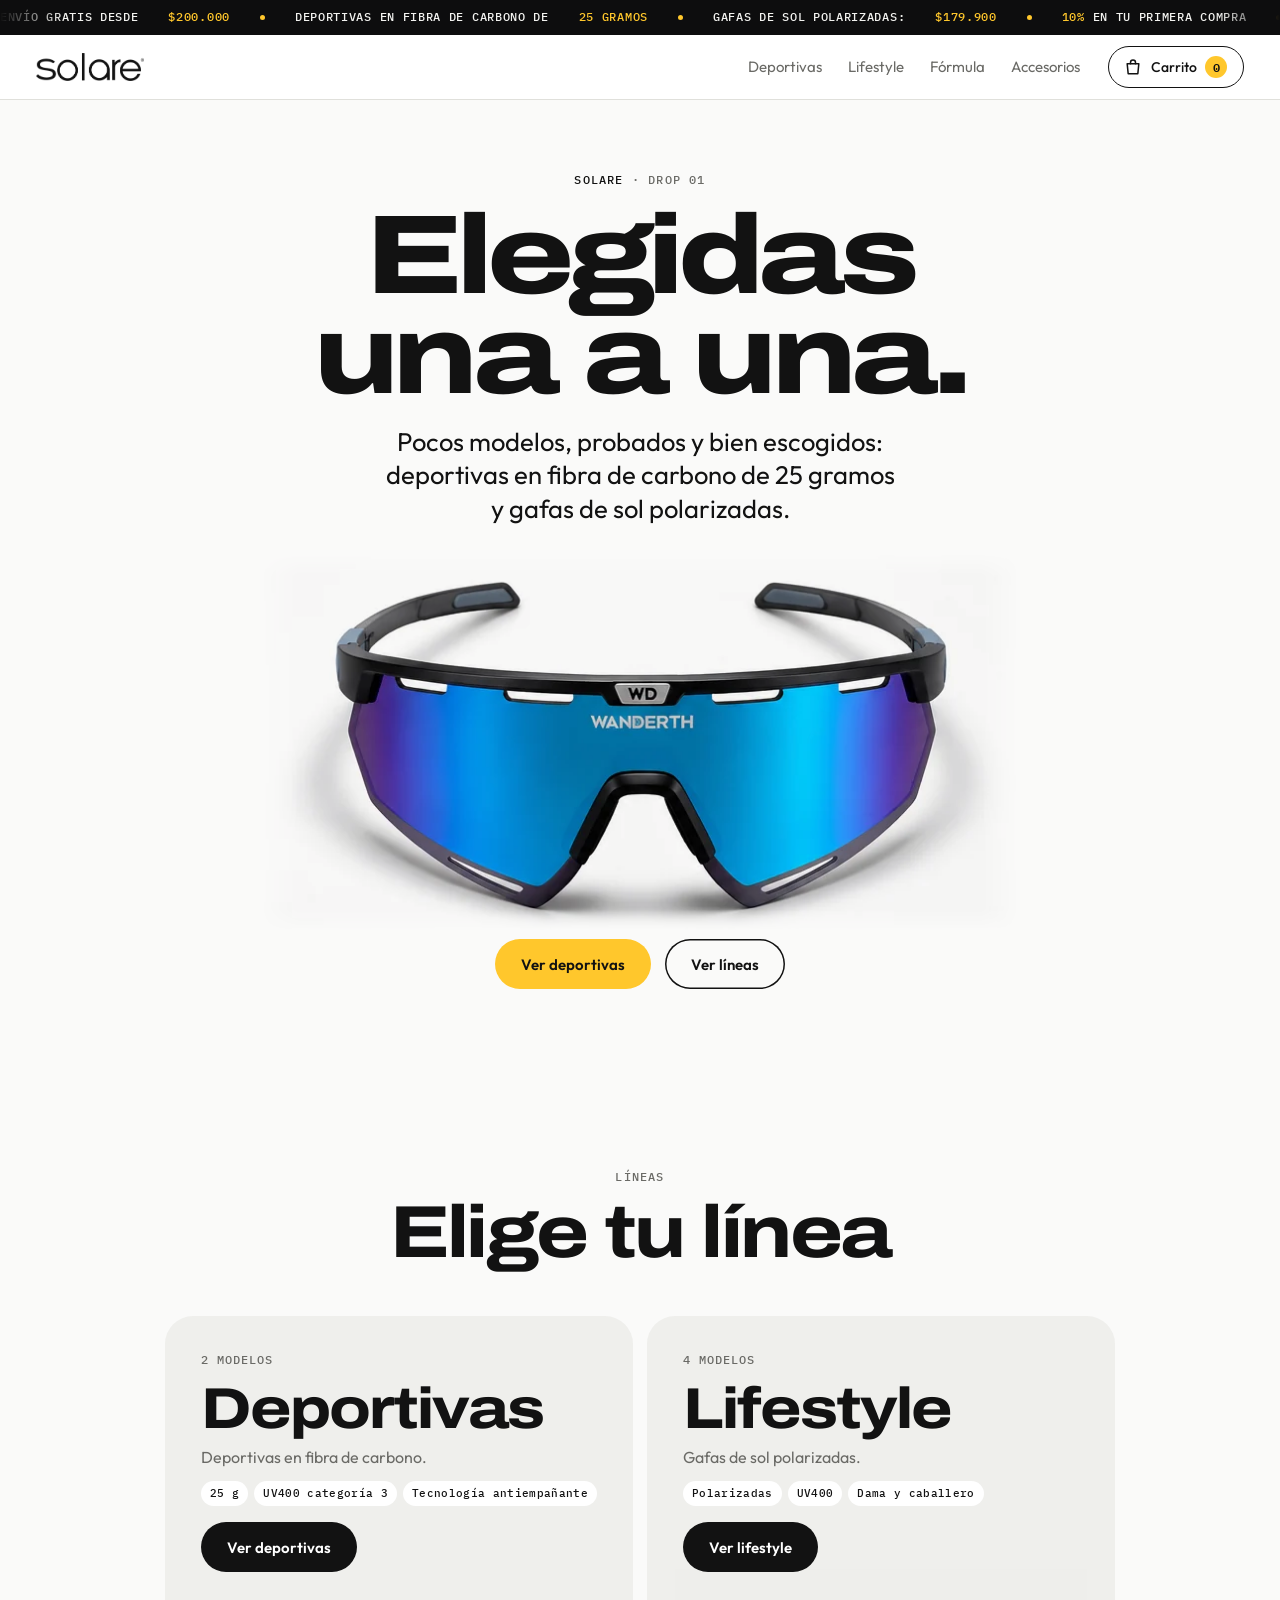
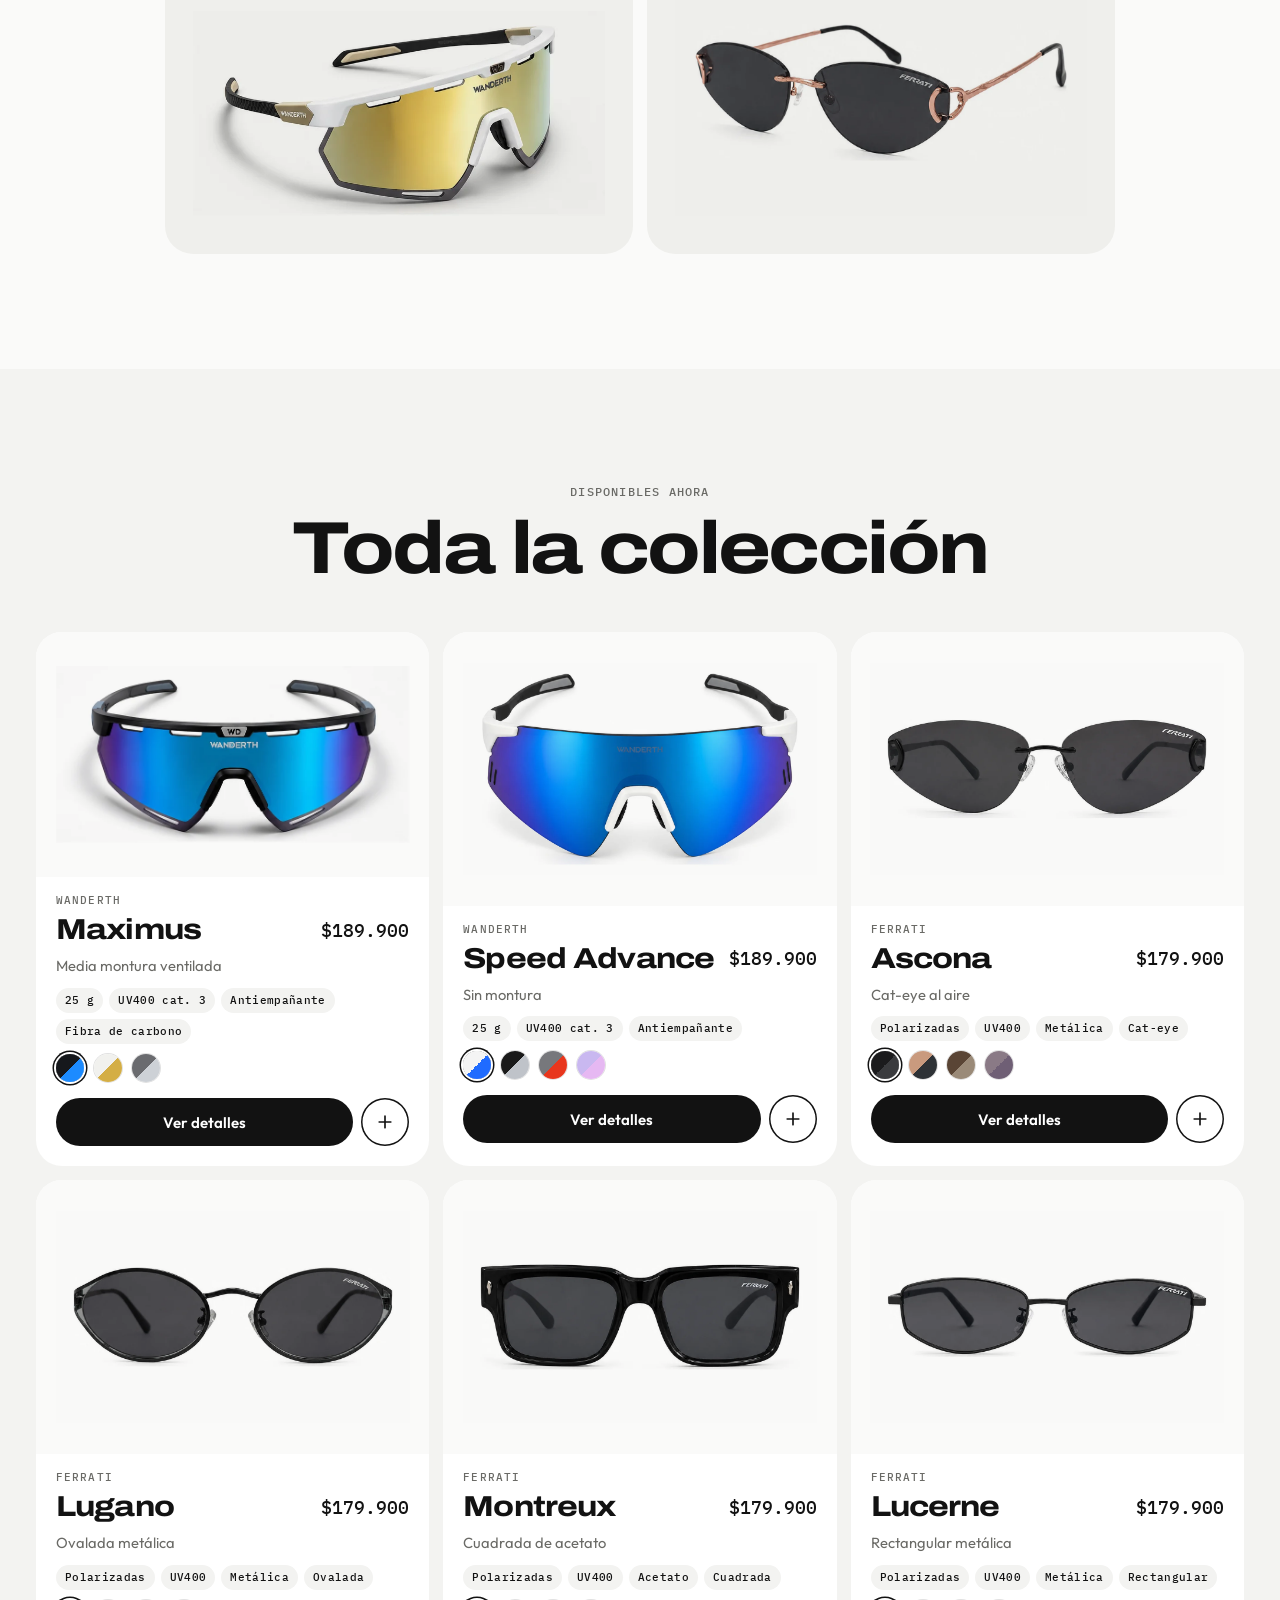
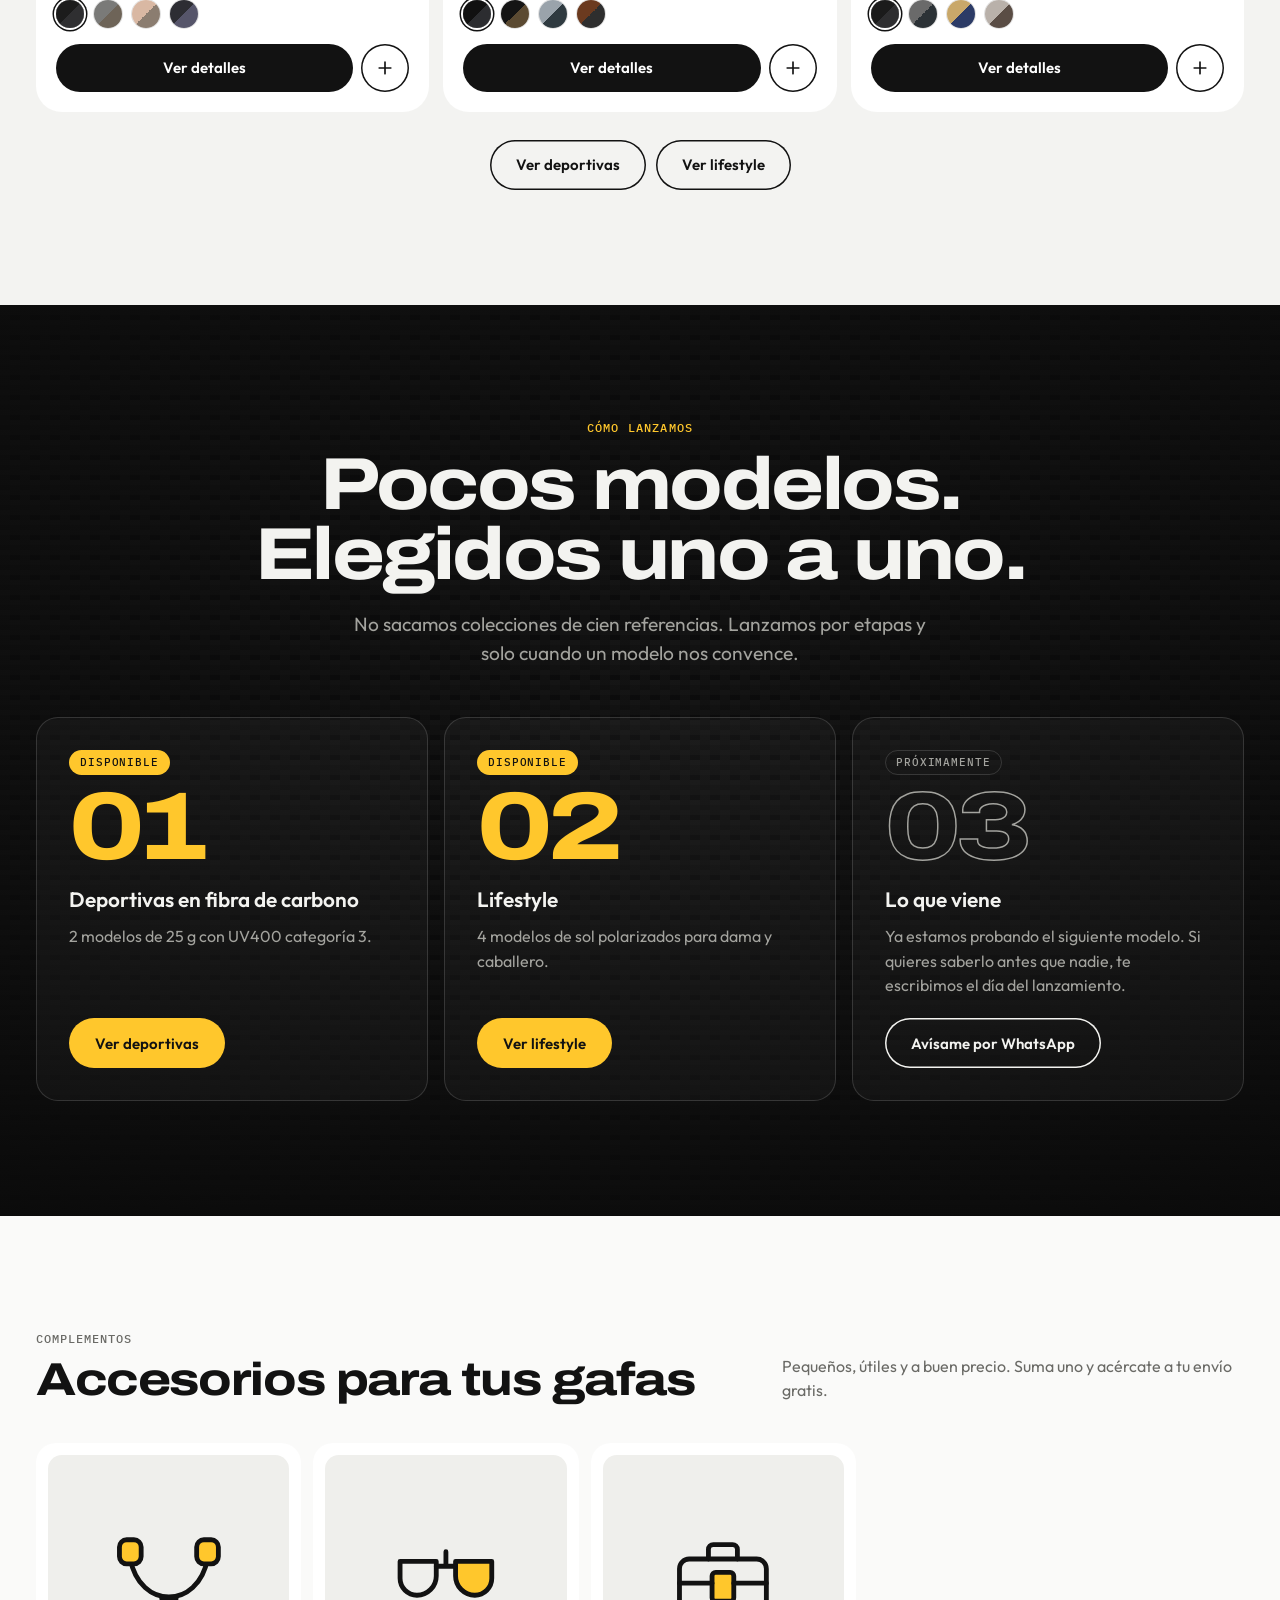
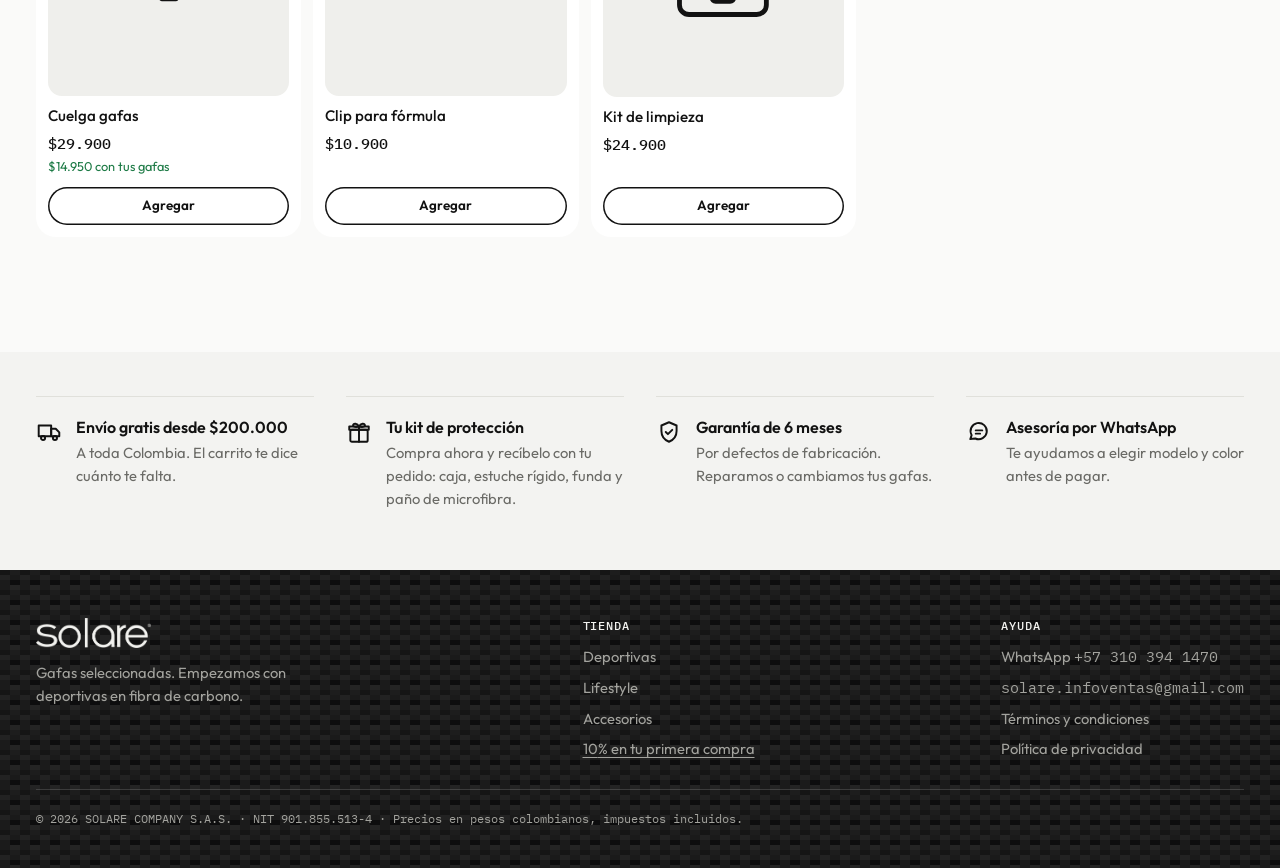
<file: index.html>
<!doctype html>
<html lang="es">
<head>
<meta charset="utf-8">
<meta name="viewport" content="width=device-width, initial-scale=1, viewport-fit=cover">
<title>Solare | Gafas deportivas en fibra de carbono y gafas de sol</title>
<meta name="description" content="Solare: gafas seleccionadas. Deportivas Wanderth en fibra de carbono de 25 g y gafas de sol Ferrati polarizadas para dama y caballero. Envío gratis desde $200.000.">
<link rel="canonical" href="https://solarecol.com/">
<meta property="og:type" content="website">
<meta property="og:site_name" content="Solare">
<meta property="og:title" content="Solare | Gafas deportivas en fibra de carbono y gafas de sol">
<meta property="og:description" content="Solare: gafas seleccionadas. Deportivas Wanderth en fibra de carbono de 25 g y gafas de sol Ferrati polarizadas para dama y caballero. Envío gratis desde $200.000.">
<meta property="og:url" content="https://solarecol.com/">
<meta property="og:image" content="https://solarecol.com/og.jpg">
<meta property="og:image:width" content="1200">
<meta property="og:image:height" content="630">
<meta name="twitter:card" content="summary_large_image">
<meta name="theme-color" content="#FAFAF9">
<link rel="icon" href="/favicon.ico" sizes="any">
<link rel="icon" href="/favicon-32.png" type="image/png" sizes="32x32">
<link rel="apple-touch-icon" href="/apple-touch-icon.png">
<link rel="preconnect" href="https://fonts.googleapis.com">
<link rel="preconnect" href="https://fonts.gstatic.com" crossorigin>
<link rel="stylesheet" href="https://fonts.googleapis.com/css2?family=Archivo:wdth,wght@100..125,600..800&family=IBM+Plex+Mono:wght@400;500&family=Outfit:wght@300;400;500;600&display=swap">
<link rel="stylesheet" href="/assets/solare.css?v=10">
</head>
<body data-pagina="inicio">
<main id="app"><noscript><p style="padding:24px;font-family:system-ui">Para ver la tienda activa JavaScript o escríbenos al WhatsApp +57 310 394 1470.</p></noscript></main>
<script src="/assets/datos.js?v=10"></script>
<script src="/assets/solare.js?v=10"></script>
</body>
</html>
</file>
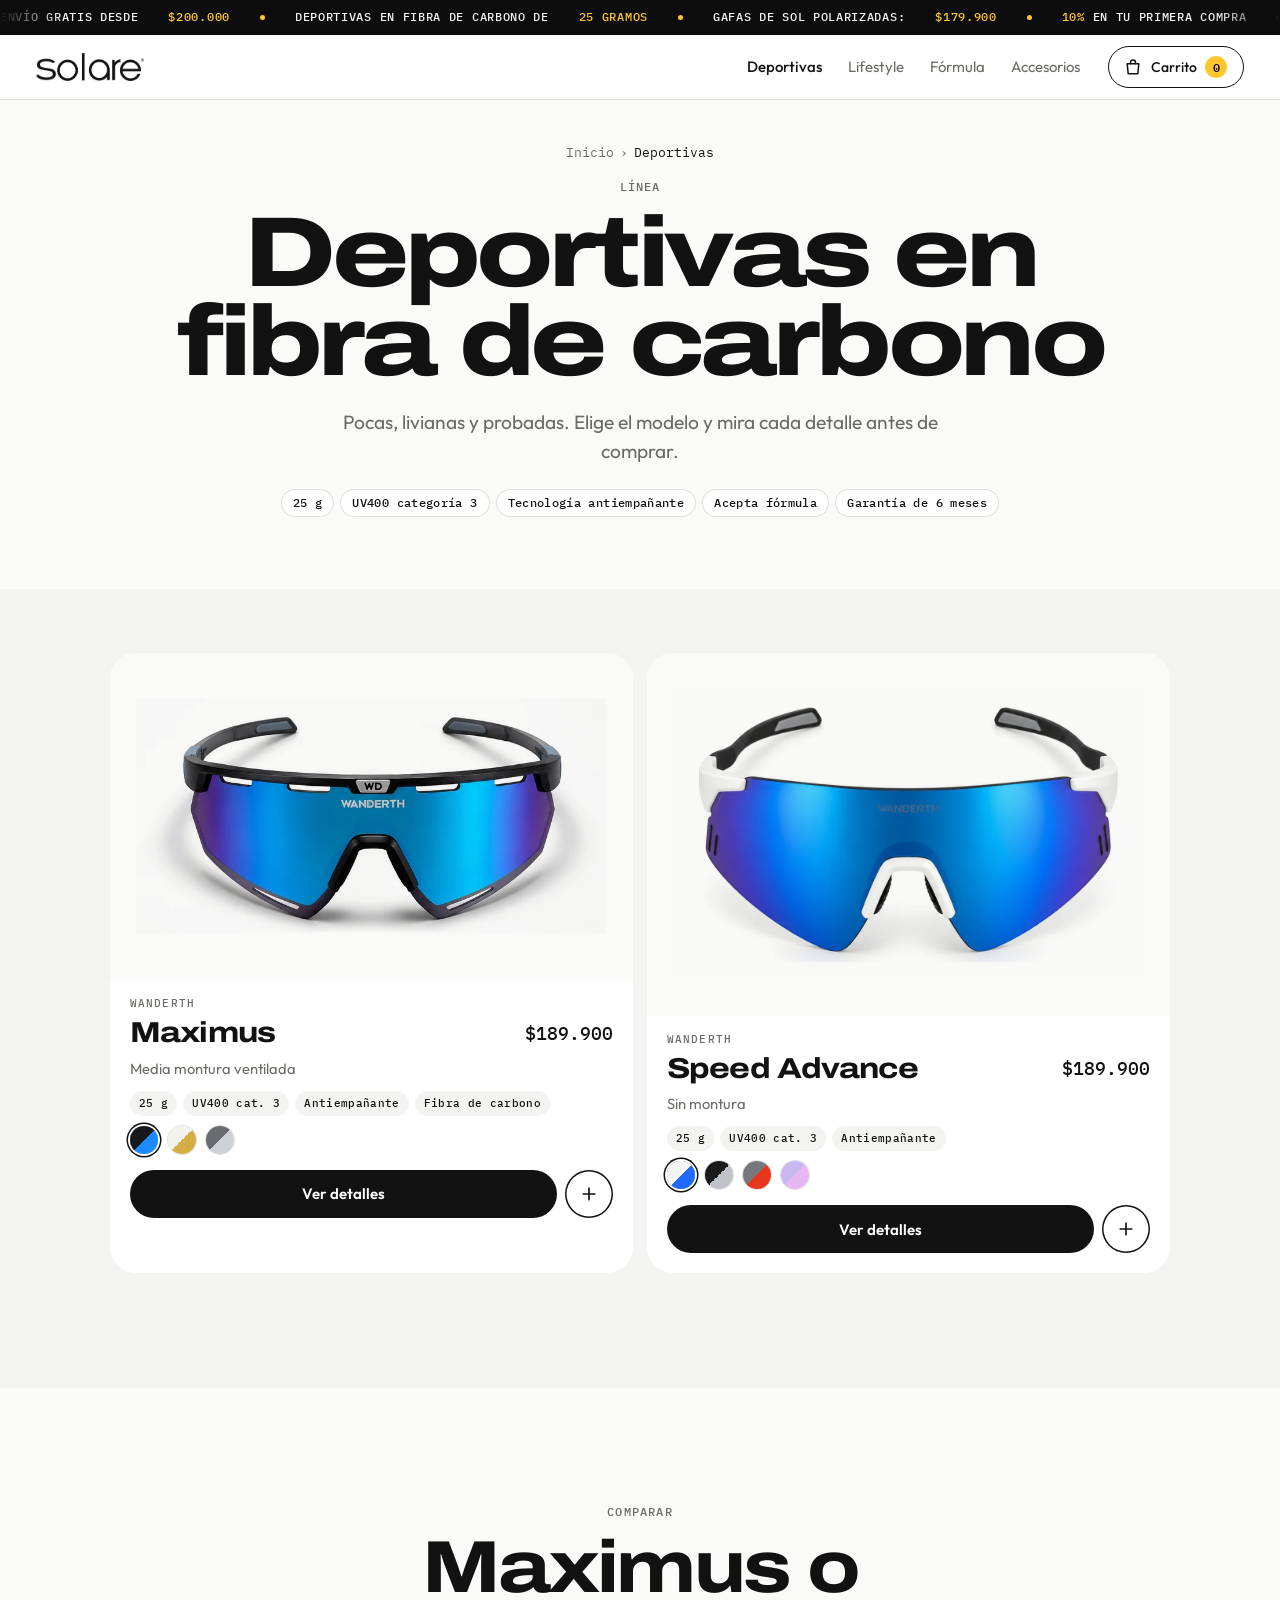
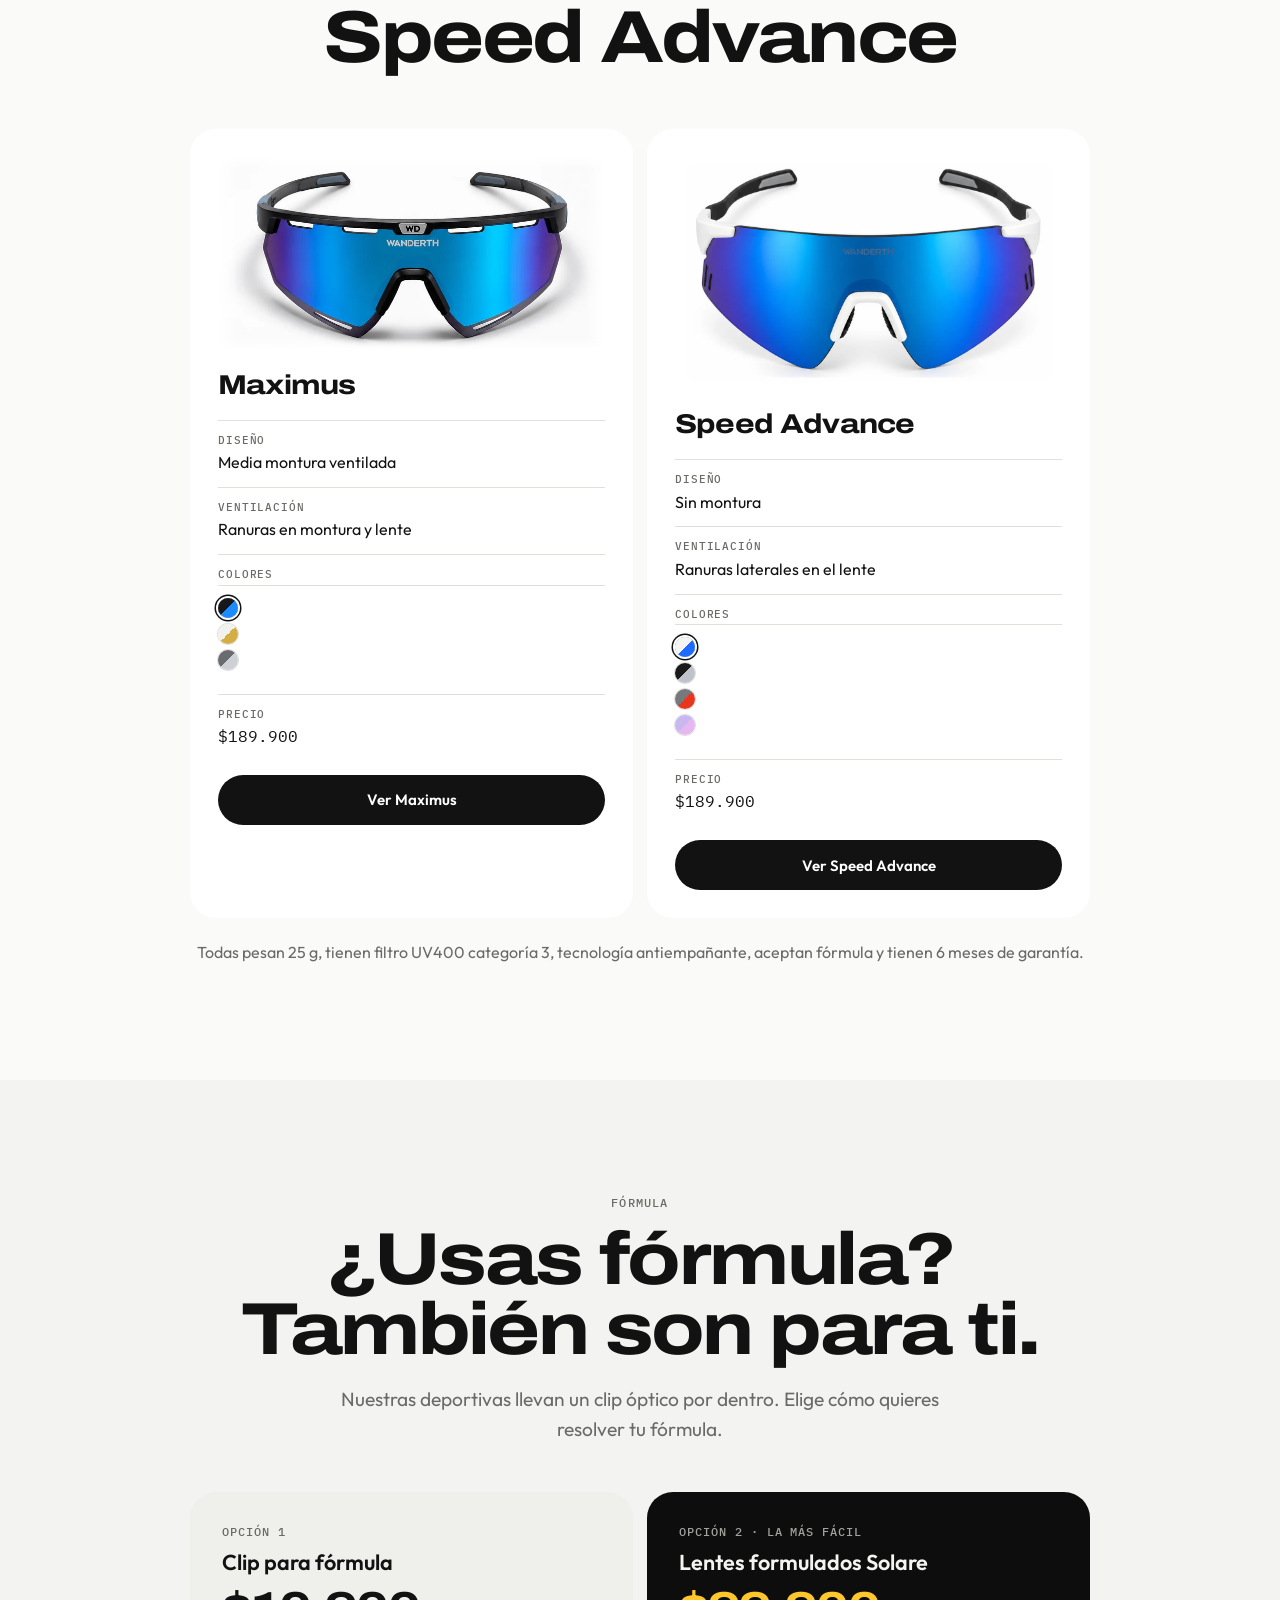
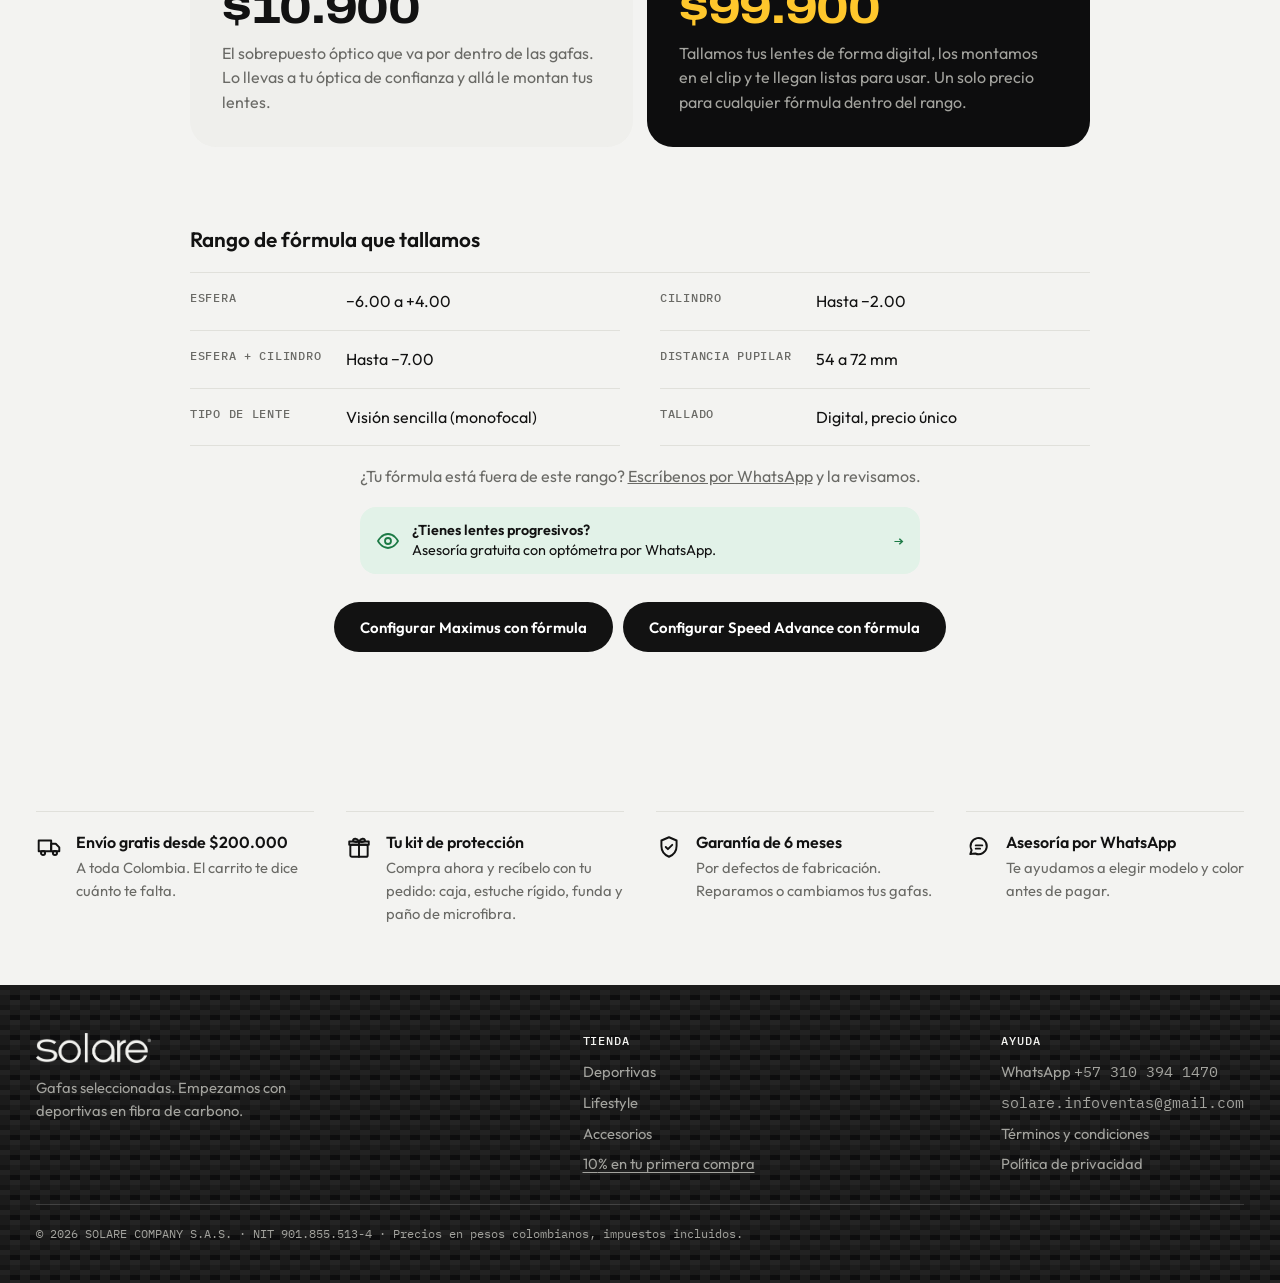
<file: deportivas/index.html>
<!doctype html>
<html lang="es">
<head>
<meta charset="utf-8">
<meta name="viewport" content="width=device-width, initial-scale=1, viewport-fit=cover">
<title>Gafas deportivas en fibra de carbono | Solare</title>
<meta name="description" content="Wanderth Maximus y Speed Advance: 25 g, filtro UV400 categoría 3, tecnología antiempañante y lentes formulados. Envío gratis desde $200.000.">
<link rel="canonical" href="https://solarecol.com/deportivas/">
<meta property="og:type" content="website">
<meta property="og:site_name" content="Solare">
<meta property="og:title" content="Gafas deportivas en fibra de carbono | Solare">
<meta property="og:description" content="Wanderth Maximus y Speed Advance: 25 g, filtro UV400 categoría 3, tecnología antiempañante y lentes formulados. Envío gratis desde $200.000.">
<meta property="og:url" content="https://solarecol.com/deportivas/">
<meta property="og:image" content="https://solarecol.com/og.jpg">
<meta property="og:image:width" content="1200">
<meta property="og:image:height" content="630">
<meta name="twitter:card" content="summary_large_image">
<meta name="theme-color" content="#FAFAF9">
<link rel="icon" href="/favicon.ico" sizes="any">
<link rel="icon" href="/favicon-32.png" type="image/png" sizes="32x32">
<link rel="apple-touch-icon" href="/apple-touch-icon.png">
<link rel="preconnect" href="https://fonts.googleapis.com">
<link rel="preconnect" href="https://fonts.gstatic.com" crossorigin>
<link rel="stylesheet" href="https://fonts.googleapis.com/css2?family=Archivo:wdth,wght@100..125,600..800&family=IBM+Plex+Mono:wght@400;500&family=Outfit:wght@300;400;500;600&display=swap">
<link rel="stylesheet" href="/assets/solare.css?v=10">
</head>
<body data-pagina="categoria" data-categoria="deportivas">
<main id="app"><noscript><p style="padding:24px;font-family:system-ui">Para ver la tienda activa JavaScript o escríbenos al WhatsApp +57 310 394 1470.</p></noscript></main>
<script src="/assets/datos.js?v=10"></script>
<script src="/assets/solare.js?v=10"></script>
</body>
</html>
</file>
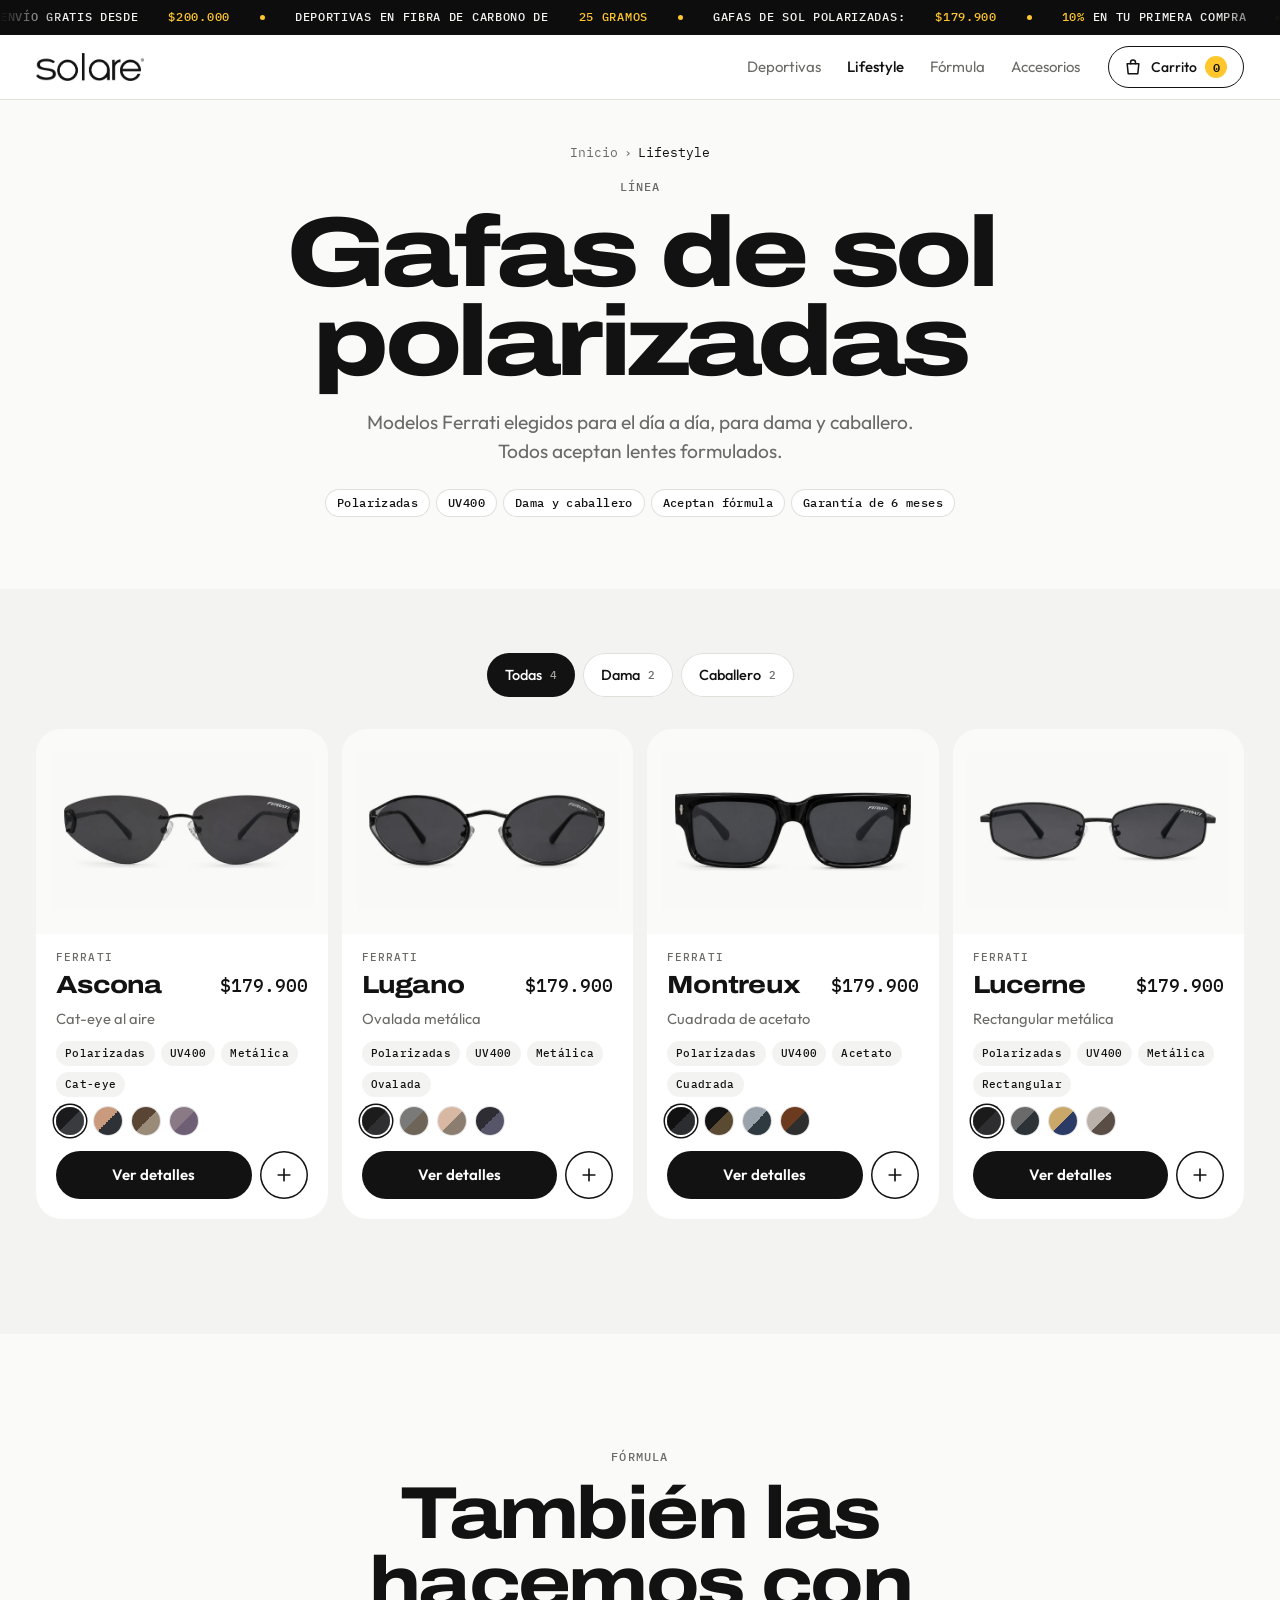
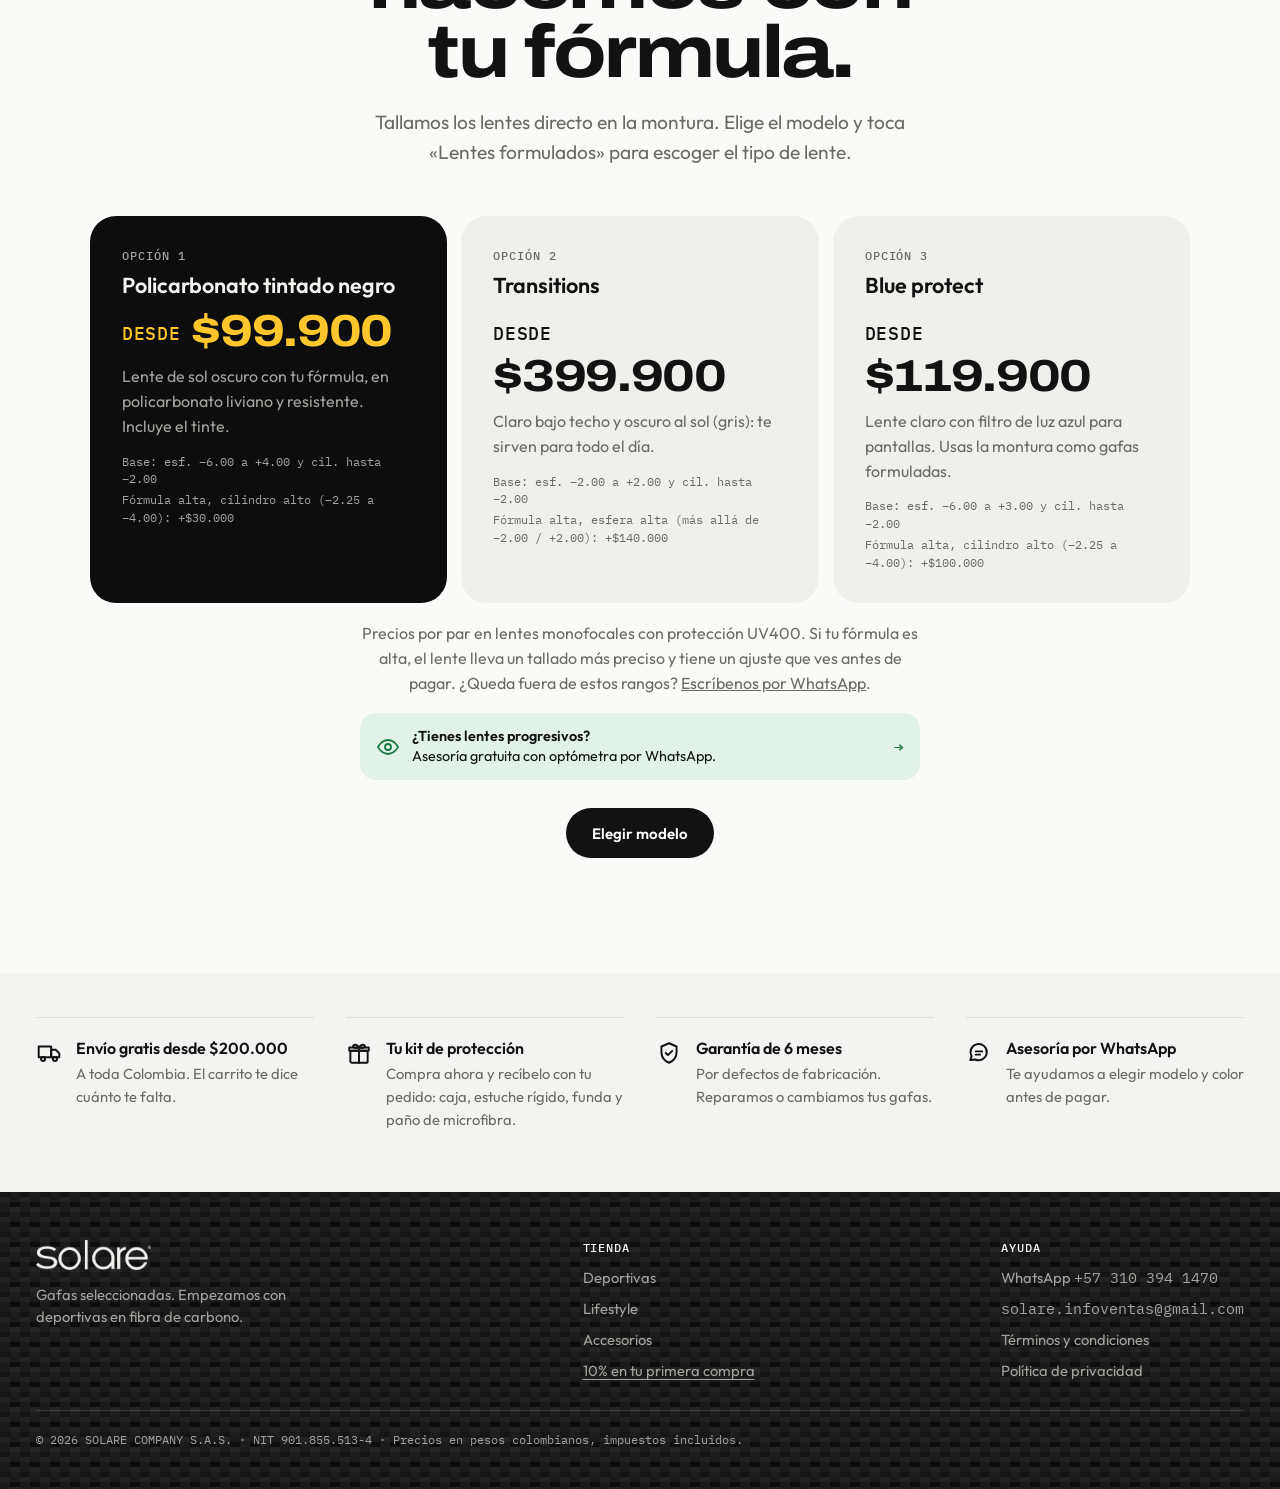
<file: lifestyle/index.html>
<!doctype html>
<html lang="es">
<head>
<meta charset="utf-8">
<meta name="viewport" content="width=device-width, initial-scale=1, viewport-fit=cover">
<title>Gafas de sol polarizadas para dama y caballero | Solare</title>
<meta name="description" content="Gafas de sol Ferrati polarizadas UV400 para dama y caballero, desde $179.900. Aceptan lentes formulados. Envío gratis desde $200.000.">
<link rel="canonical" href="https://solarecol.com/lifestyle/">
<meta property="og:type" content="website">
<meta property="og:site_name" content="Solare">
<meta property="og:title" content="Gafas de sol polarizadas para dama y caballero | Solare">
<meta property="og:description" content="Gafas de sol Ferrati polarizadas UV400 para dama y caballero, desde $179.900. Aceptan lentes formulados. Envío gratis desde $200.000.">
<meta property="og:url" content="https://solarecol.com/lifestyle/">
<meta property="og:image" content="https://solarecol.com/og.jpg">
<meta property="og:image:width" content="1200">
<meta property="og:image:height" content="630">
<meta name="twitter:card" content="summary_large_image">
<meta name="theme-color" content="#FAFAF9">
<link rel="icon" href="/favicon.ico" sizes="any">
<link rel="icon" href="/favicon-32.png" type="image/png" sizes="32x32">
<link rel="apple-touch-icon" href="/apple-touch-icon.png">
<link rel="preconnect" href="https://fonts.googleapis.com">
<link rel="preconnect" href="https://fonts.gstatic.com" crossorigin>
<link rel="stylesheet" href="https://fonts.googleapis.com/css2?family=Archivo:wdth,wght@100..125,600..800&family=IBM+Plex+Mono:wght@400;500&family=Outfit:wght@300;400;500;600&display=swap">
<link rel="stylesheet" href="/assets/solare.css?v=10">
</head>
<body data-pagina="categoria" data-categoria="lifestyle">
<main id="app"><noscript><p style="padding:24px;font-family:system-ui">Para ver la tienda activa JavaScript o escríbenos al WhatsApp +57 310 394 1470.</p></noscript></main>
<script src="/assets/datos.js?v=10"></script>
<script src="/assets/solare.js?v=10"></script>
</body>
</html>
</file>
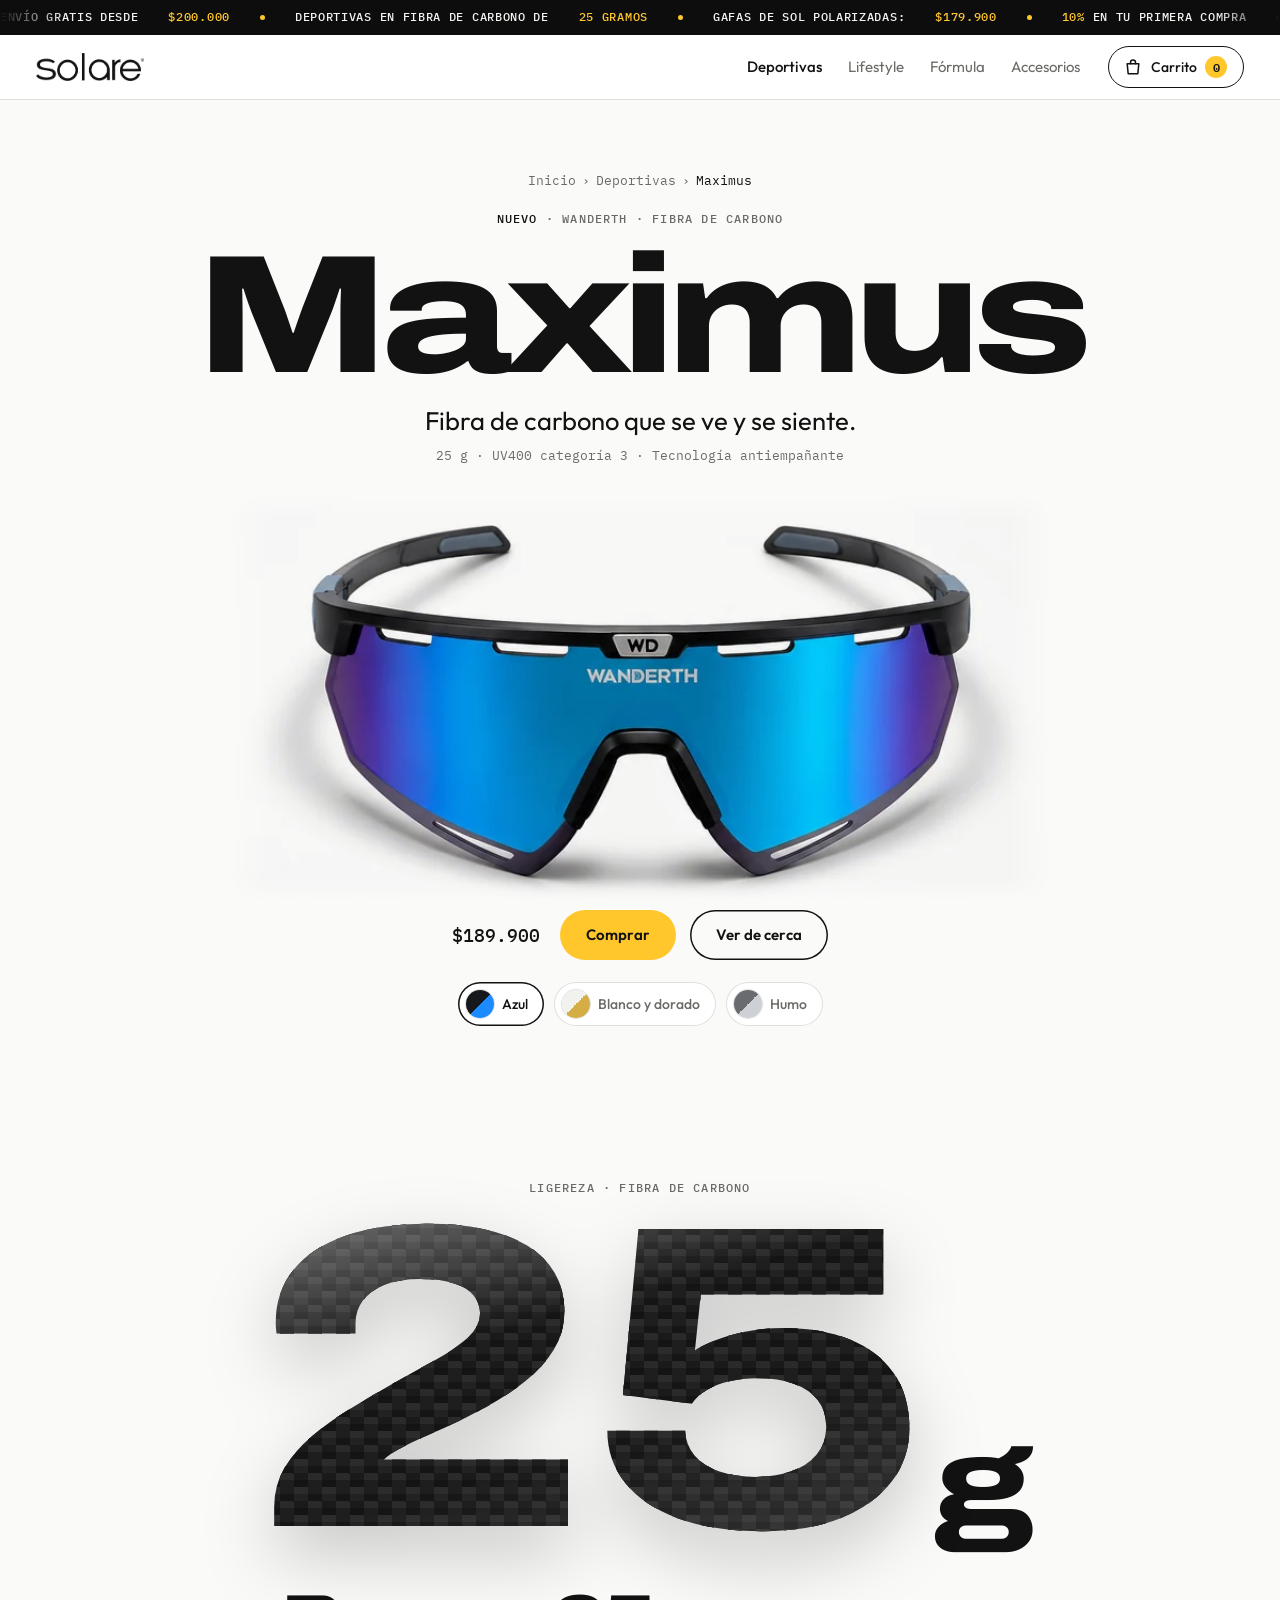
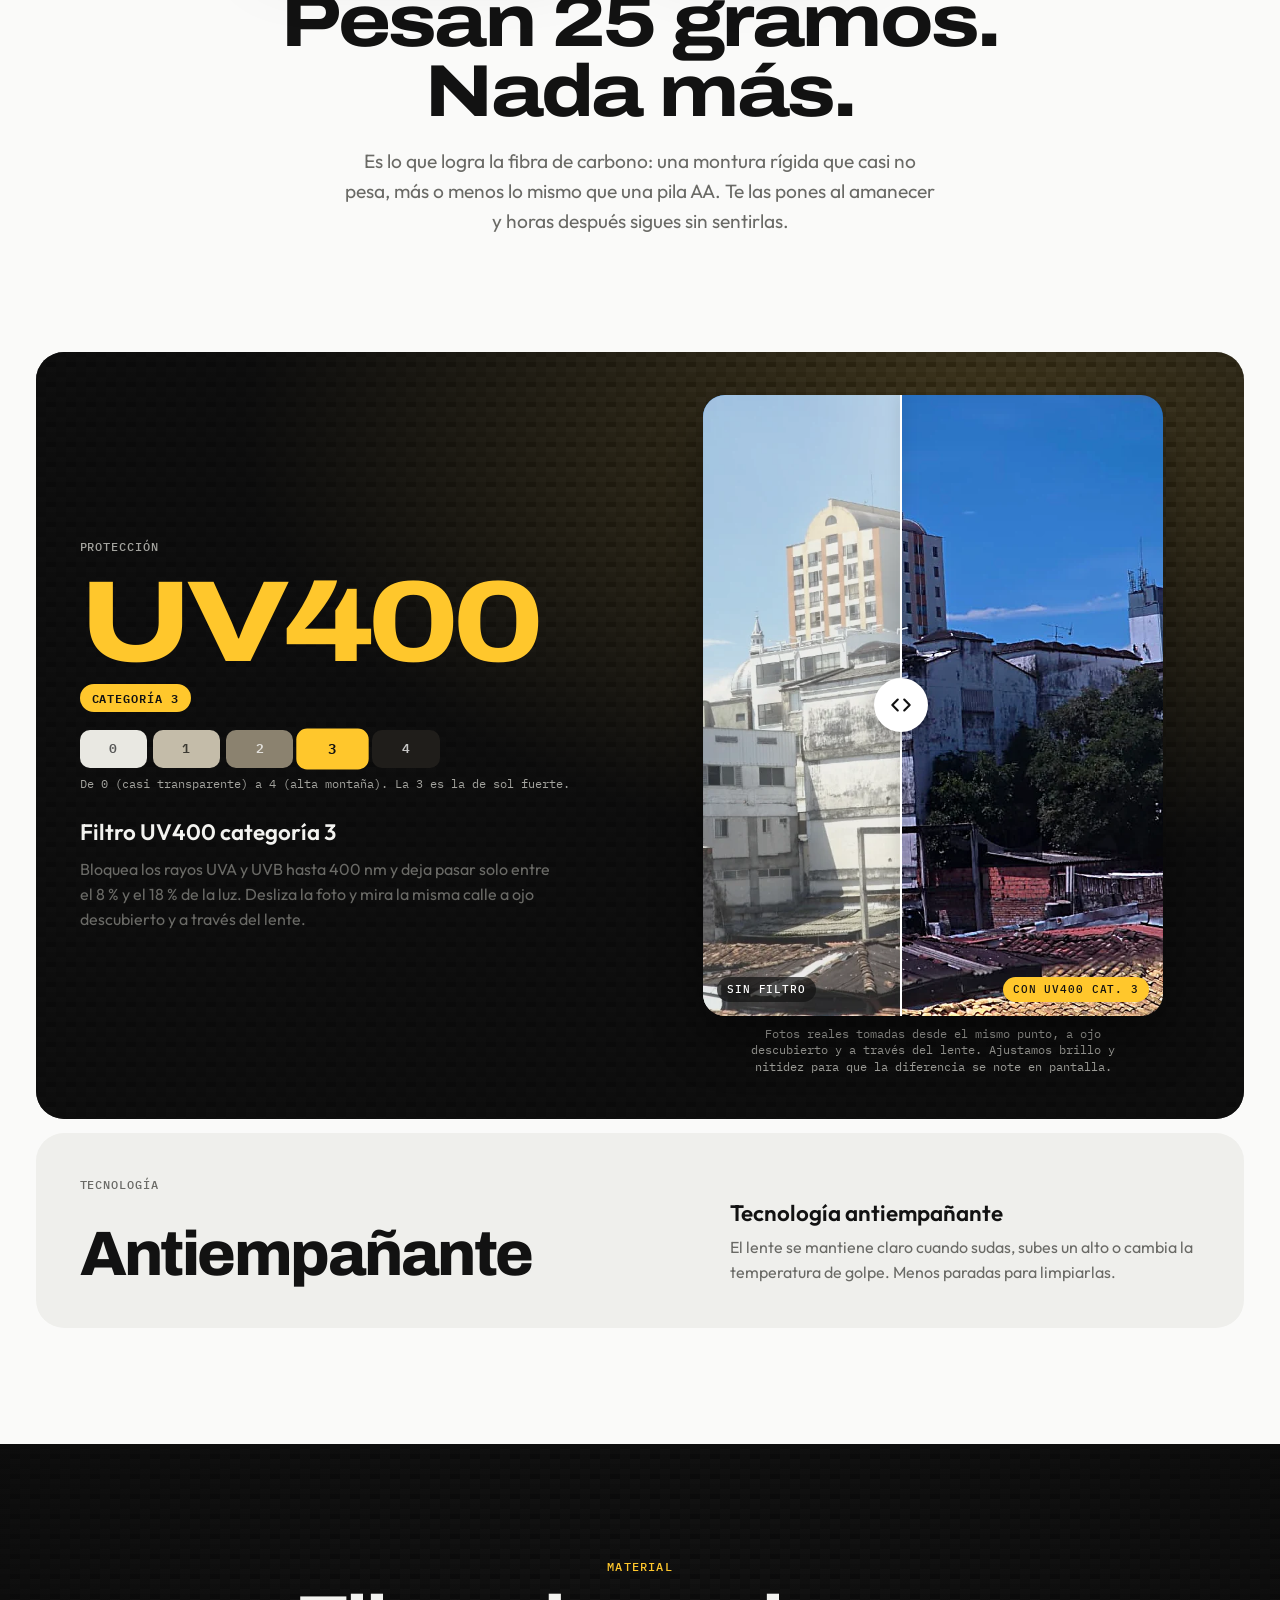
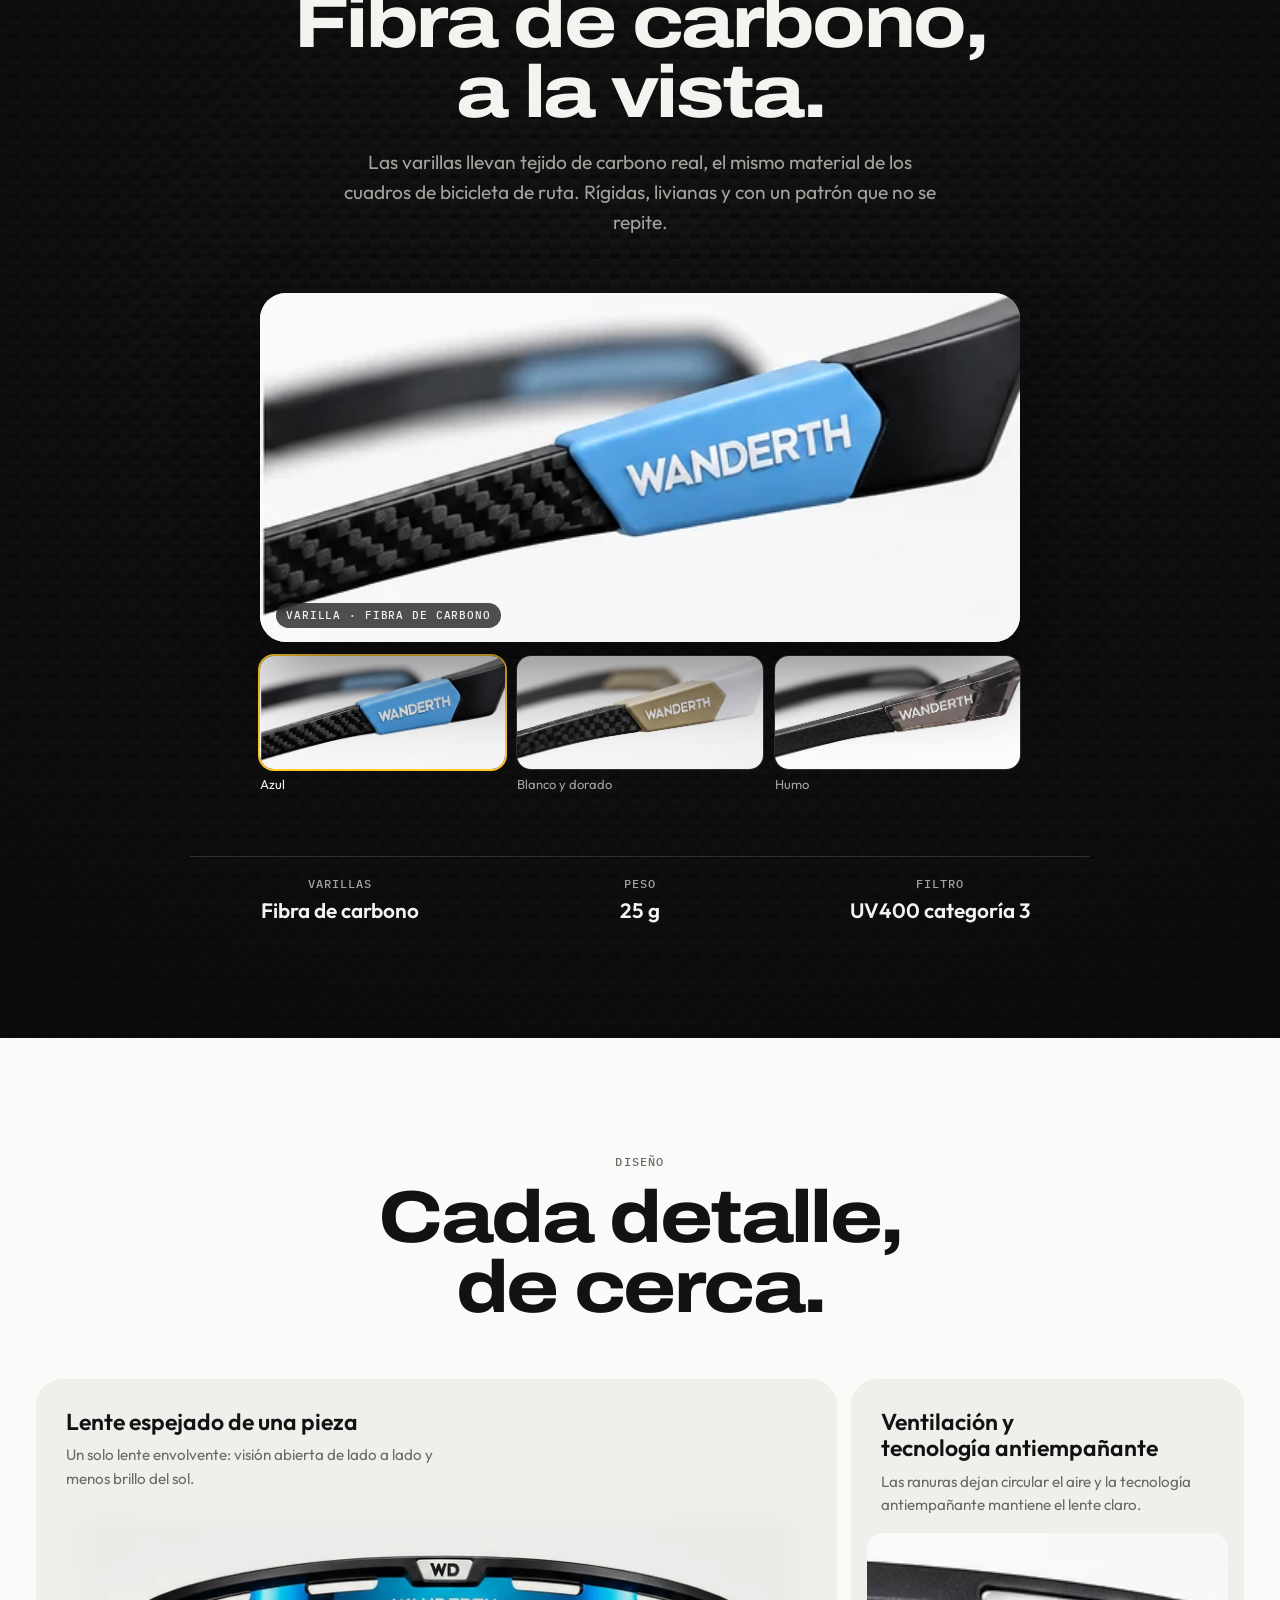
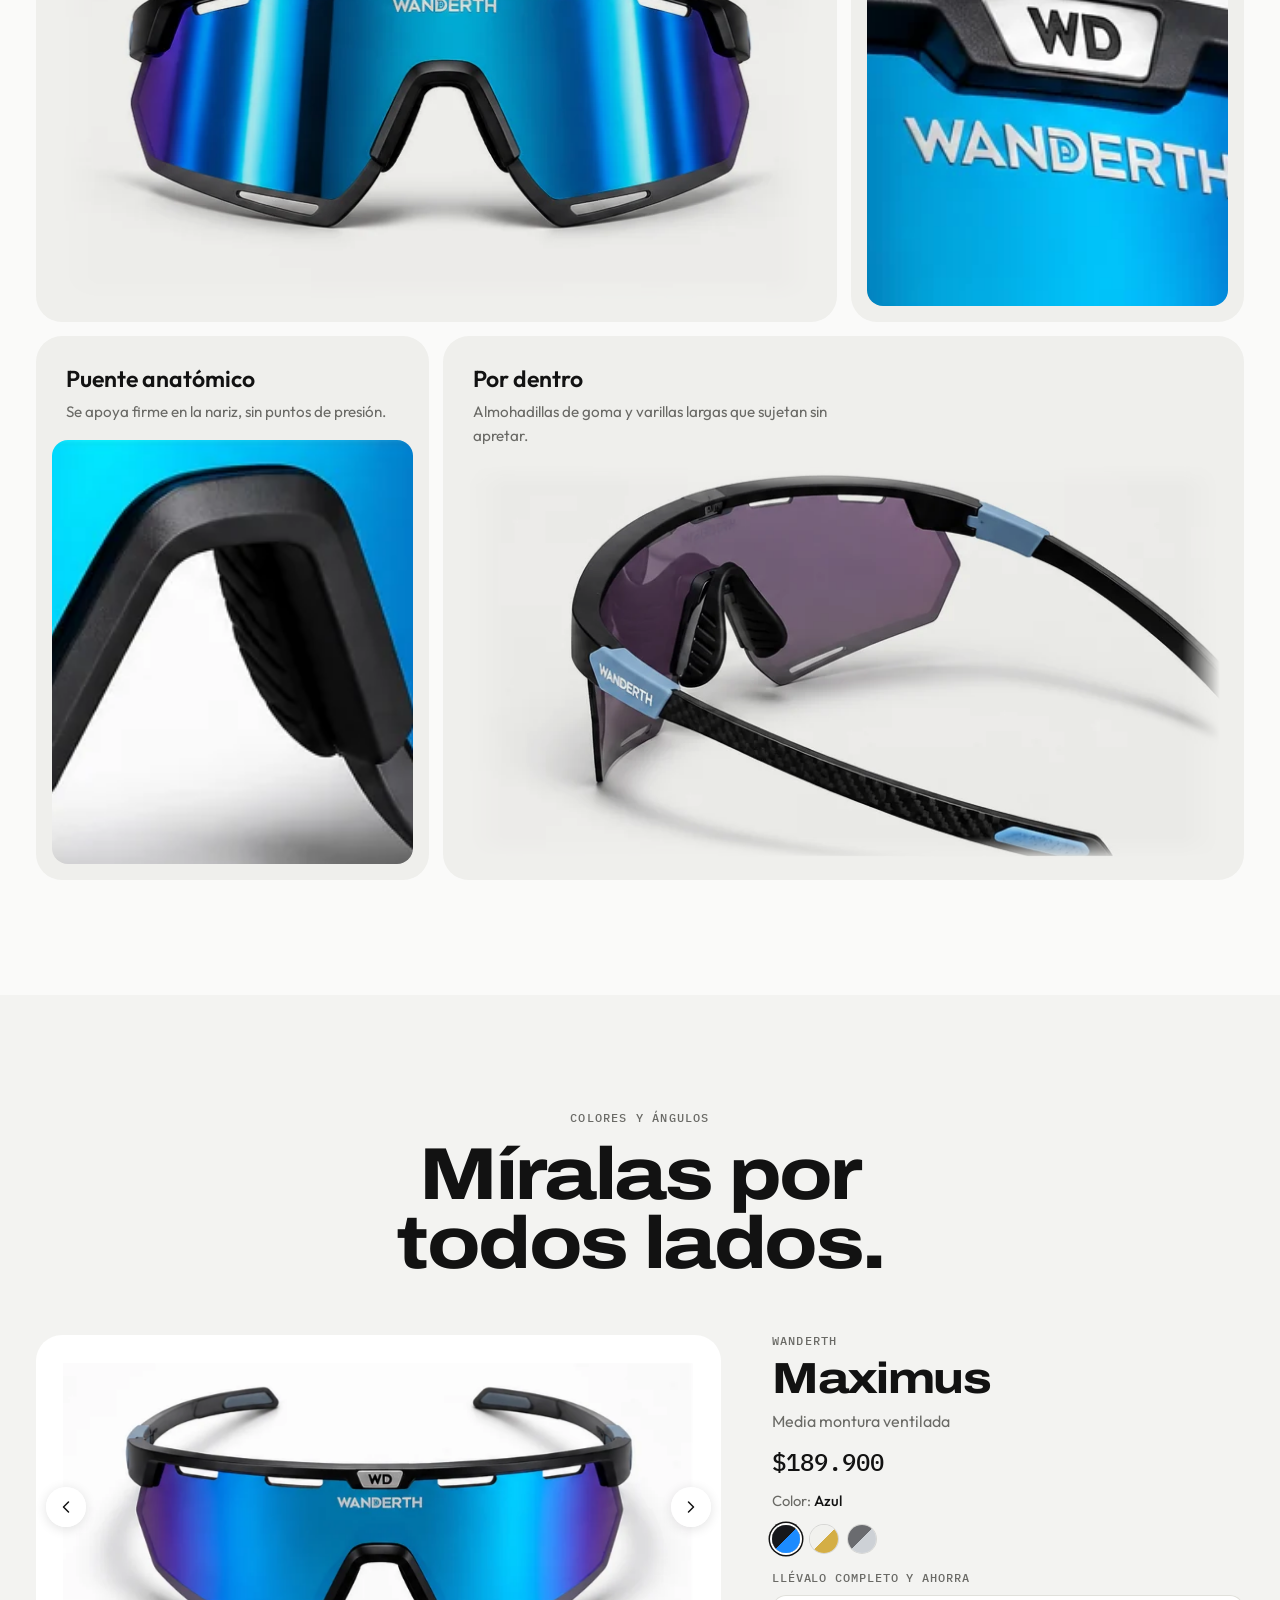
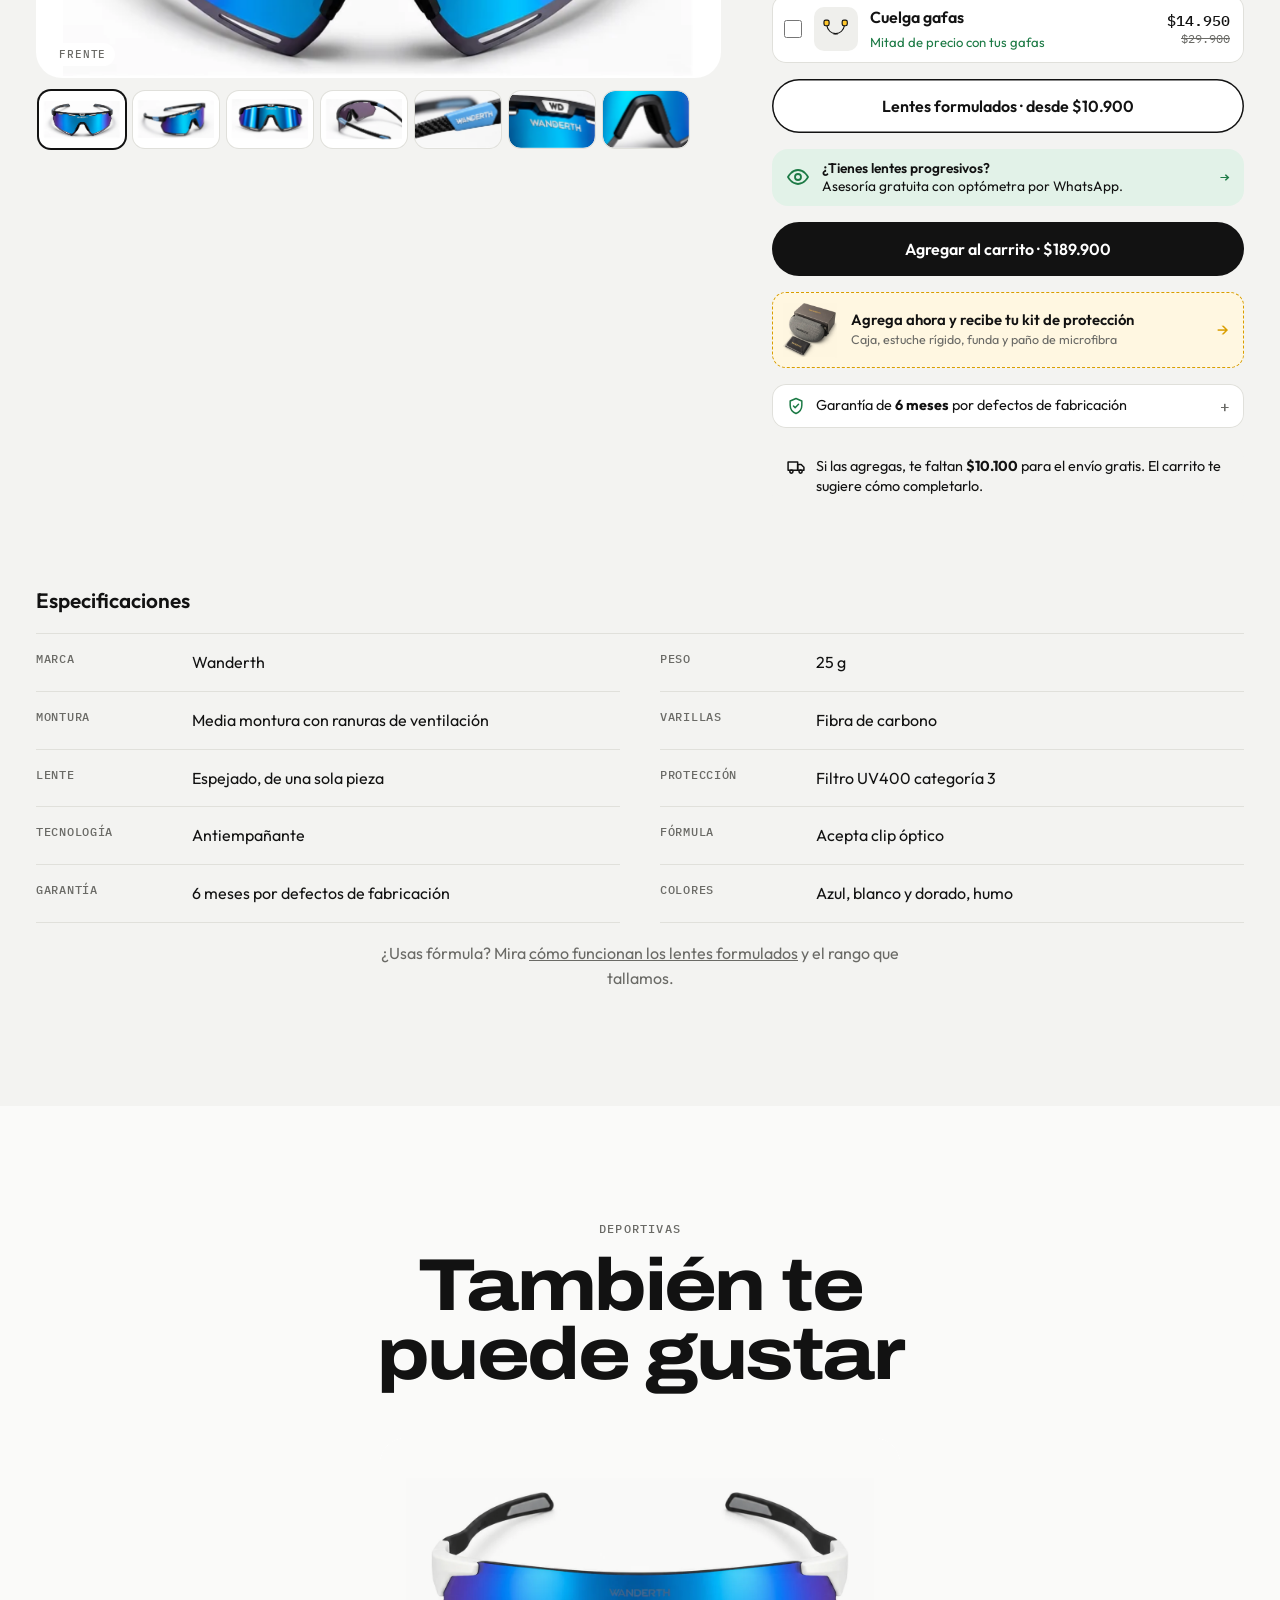
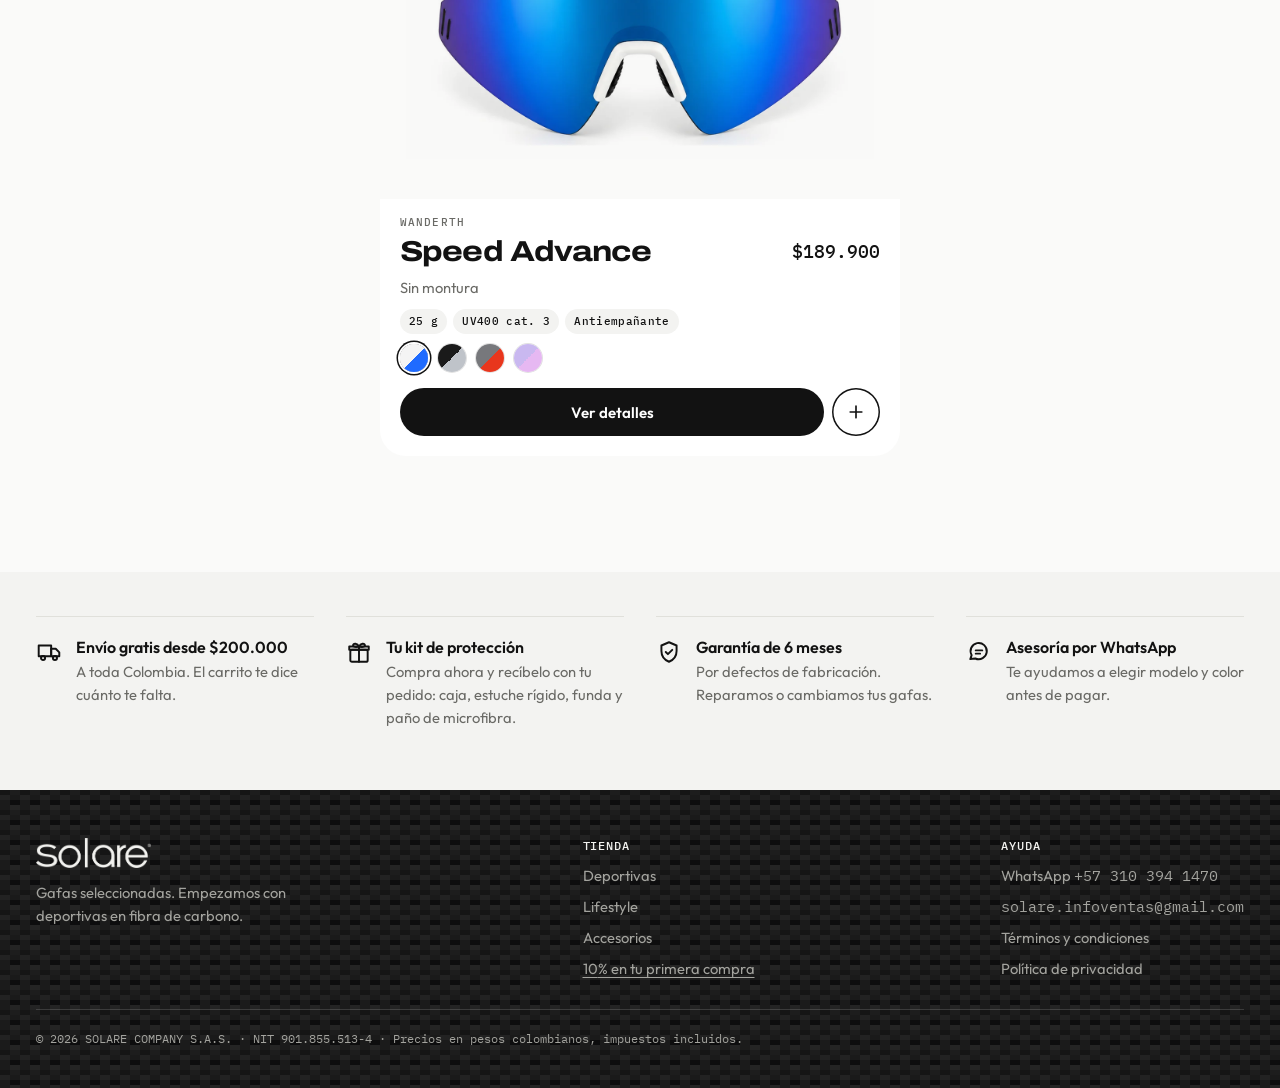
<file: deportivas/maximus/index.html>
<!doctype html>
<html lang="es">
<head>
<meta charset="utf-8">
<meta name="viewport" content="width=device-width, initial-scale=1, viewport-fit=cover">
<title>Wanderth Maximus | Gafas deportivas en fibra de carbono | Solare</title>
<meta name="description" content="Wanderth Maximus: media montura ventilada con varillas en fibra de carbono, 25 g, filtro UV400 categoría 3 y tecnología antiempañante. $189.900.">
<link rel="canonical" href="https://solarecol.com/deportivas/maximus/">
<meta property="og:type" content="website">
<meta property="og:site_name" content="Solare">
<meta property="og:title" content="Wanderth Maximus | Gafas deportivas en fibra de carbono | Solare">
<meta property="og:description" content="Wanderth Maximus: media montura ventilada con varillas en fibra de carbono, 25 g, filtro UV400 categoría 3 y tecnología antiempañante. $189.900.">
<meta property="og:url" content="https://solarecol.com/deportivas/maximus/">
<meta property="og:image" content="https://solarecol.com/og.jpg">
<meta property="og:image:width" content="1200">
<meta property="og:image:height" content="630">
<meta name="twitter:card" content="summary_large_image">
<meta name="theme-color" content="#FAFAF9">
<link rel="icon" href="/favicon.ico" sizes="any">
<link rel="icon" href="/favicon-32.png" type="image/png" sizes="32x32">
<link rel="apple-touch-icon" href="/apple-touch-icon.png">
<link rel="preconnect" href="https://fonts.googleapis.com">
<link rel="preconnect" href="https://fonts.gstatic.com" crossorigin>
<link rel="stylesheet" href="https://fonts.googleapis.com/css2?family=Archivo:wdth,wght@100..125,600..800&family=IBM+Plex+Mono:wght@400;500&family=Outfit:wght@300;400;500;600&display=swap">
<link rel="stylesheet" href="/assets/solare.css?v=10">
</head>
<body data-pagina="producto" data-producto="vertice">
<main id="app"><noscript><p style="padding:24px;font-family:system-ui">Para ver la tienda activa JavaScript o escríbenos al WhatsApp +57 310 394 1470.</p></noscript></main>
<script src="/assets/datos.js?v=10"></script>
<script src="/assets/solare.js?v=10"></script>
</body>
</html>
</file>
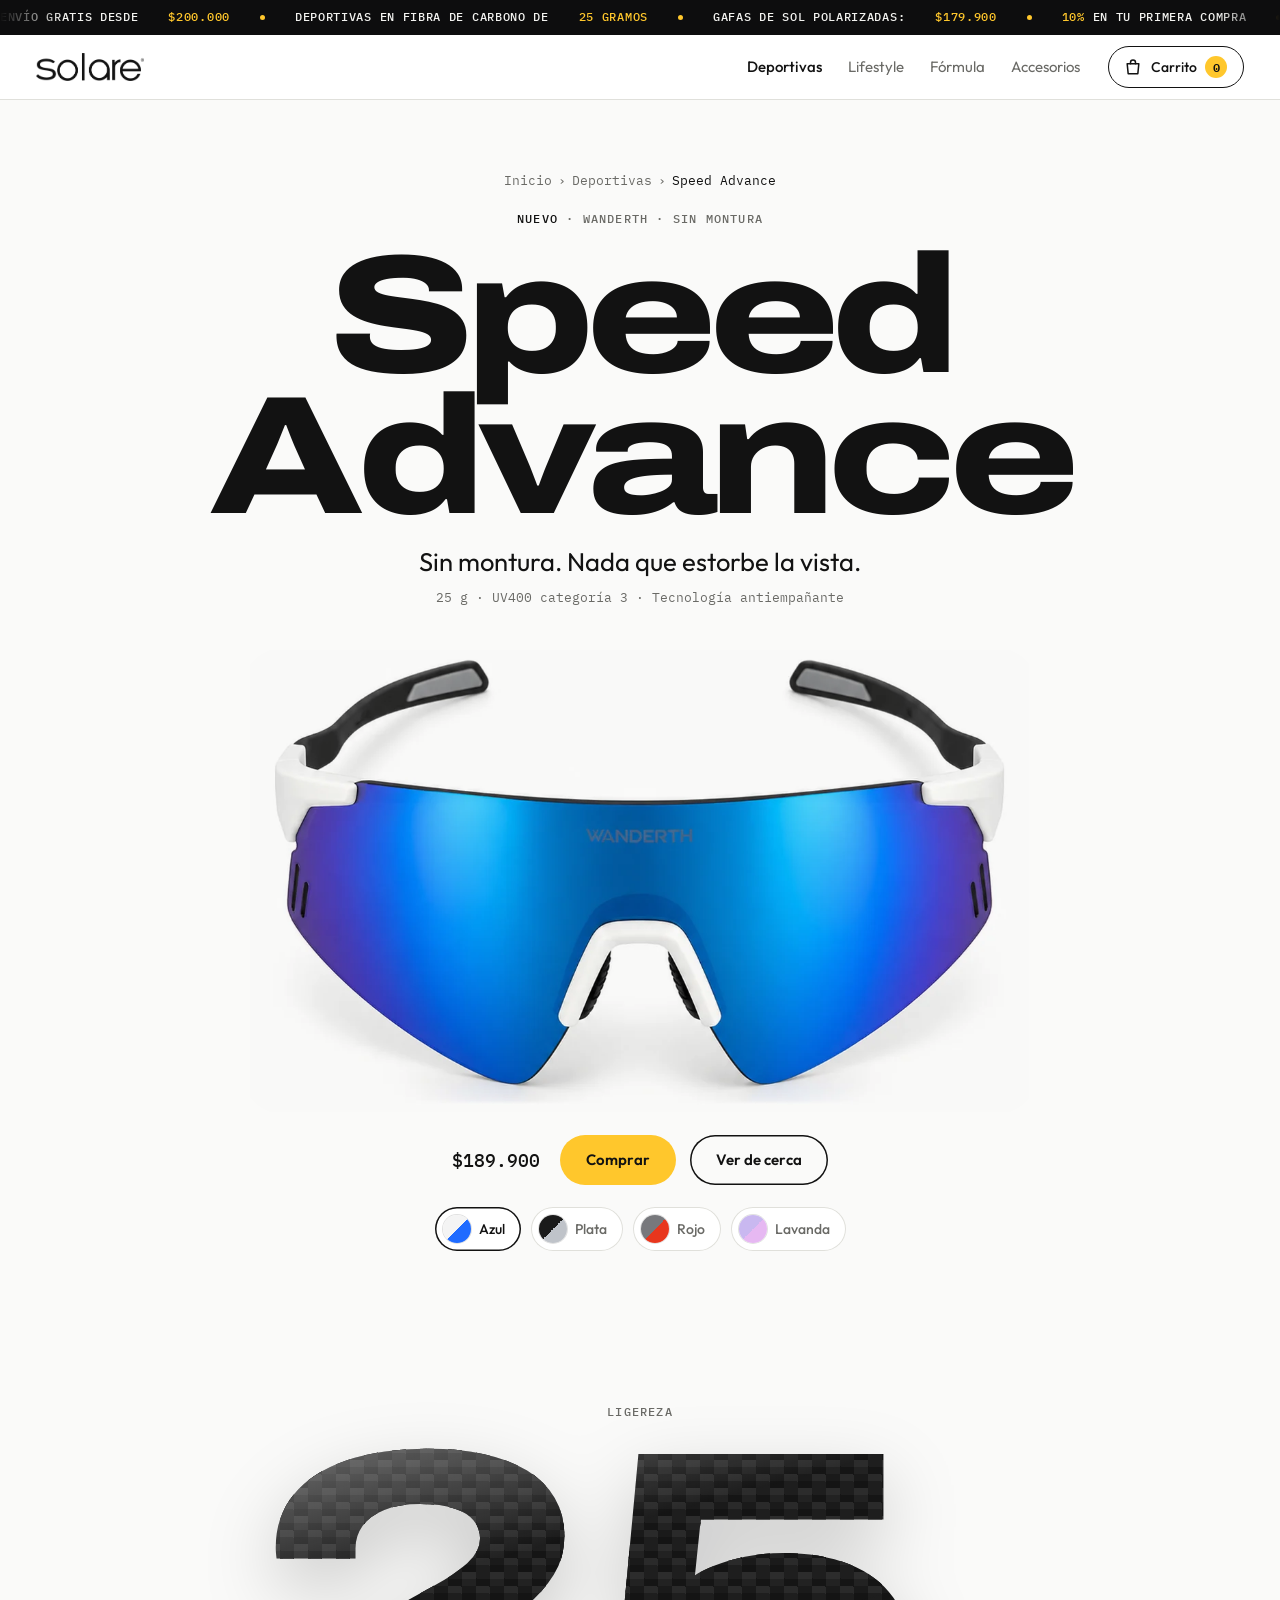
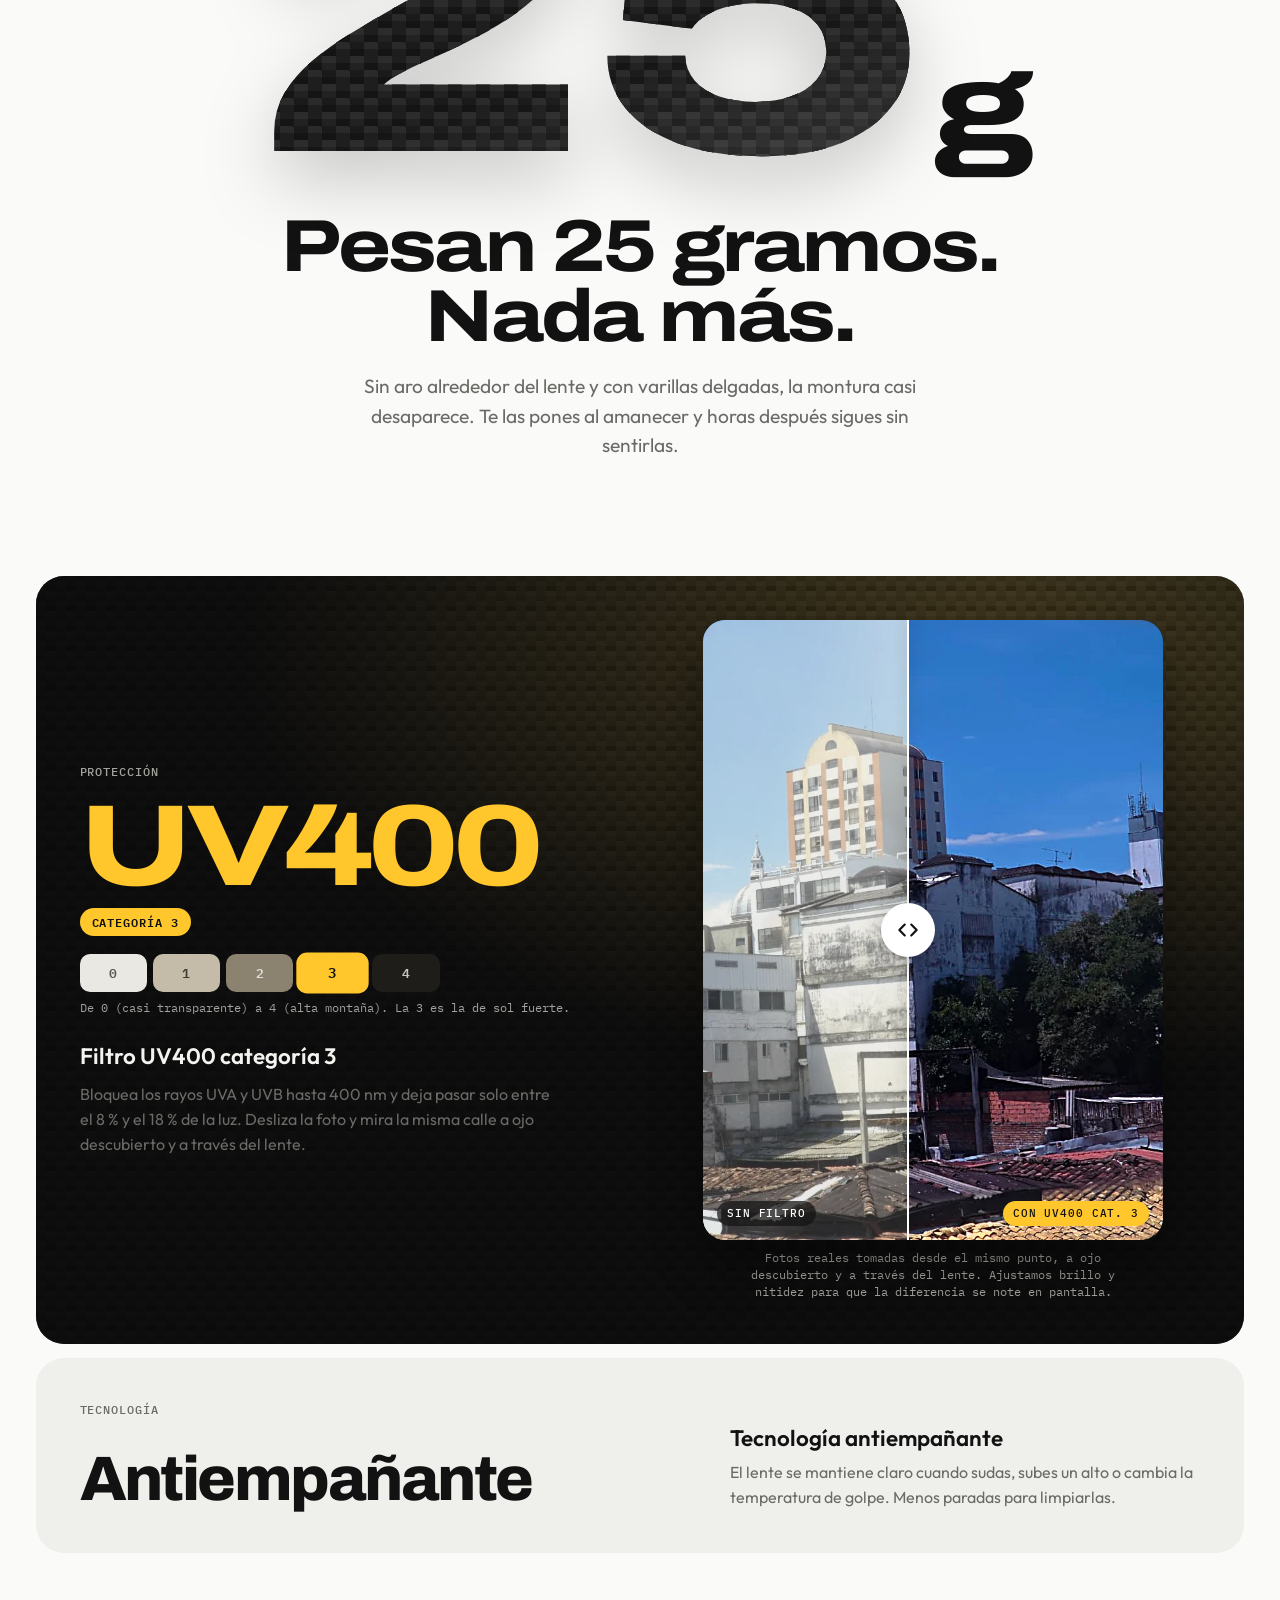
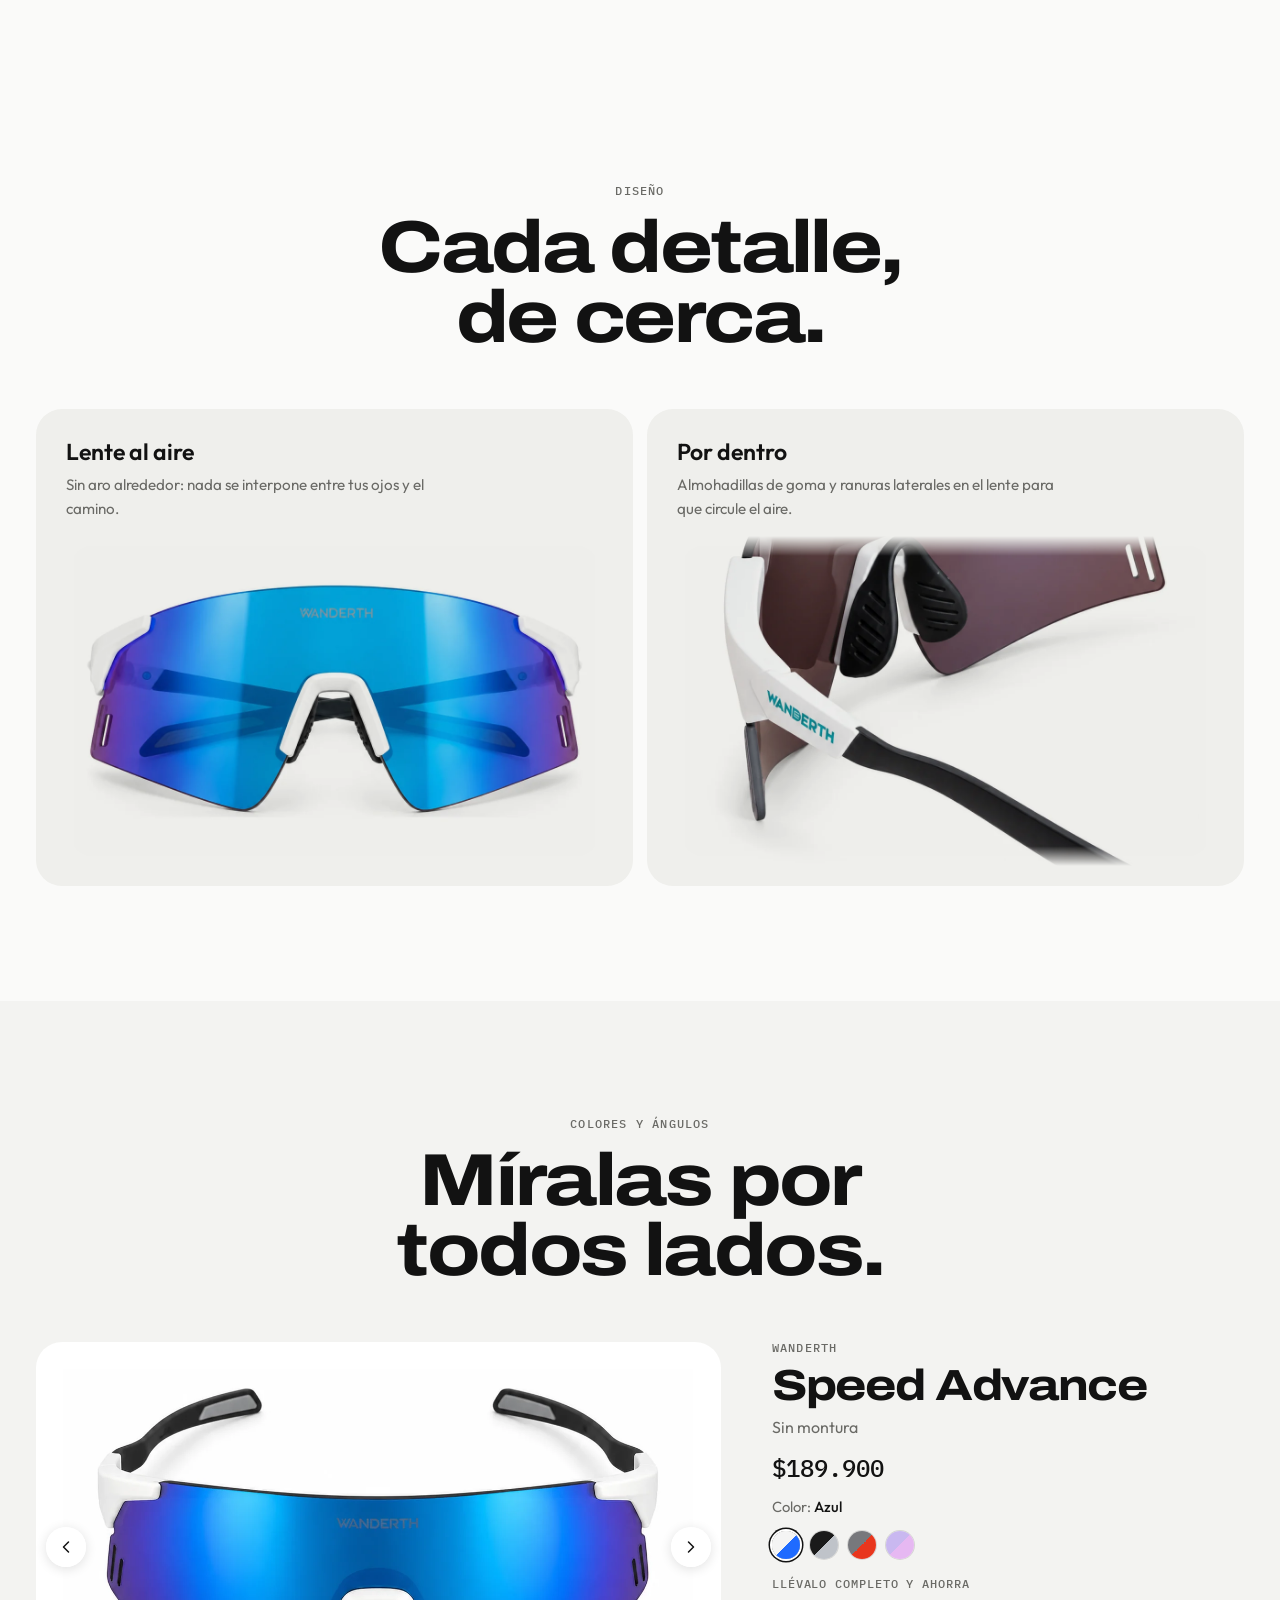
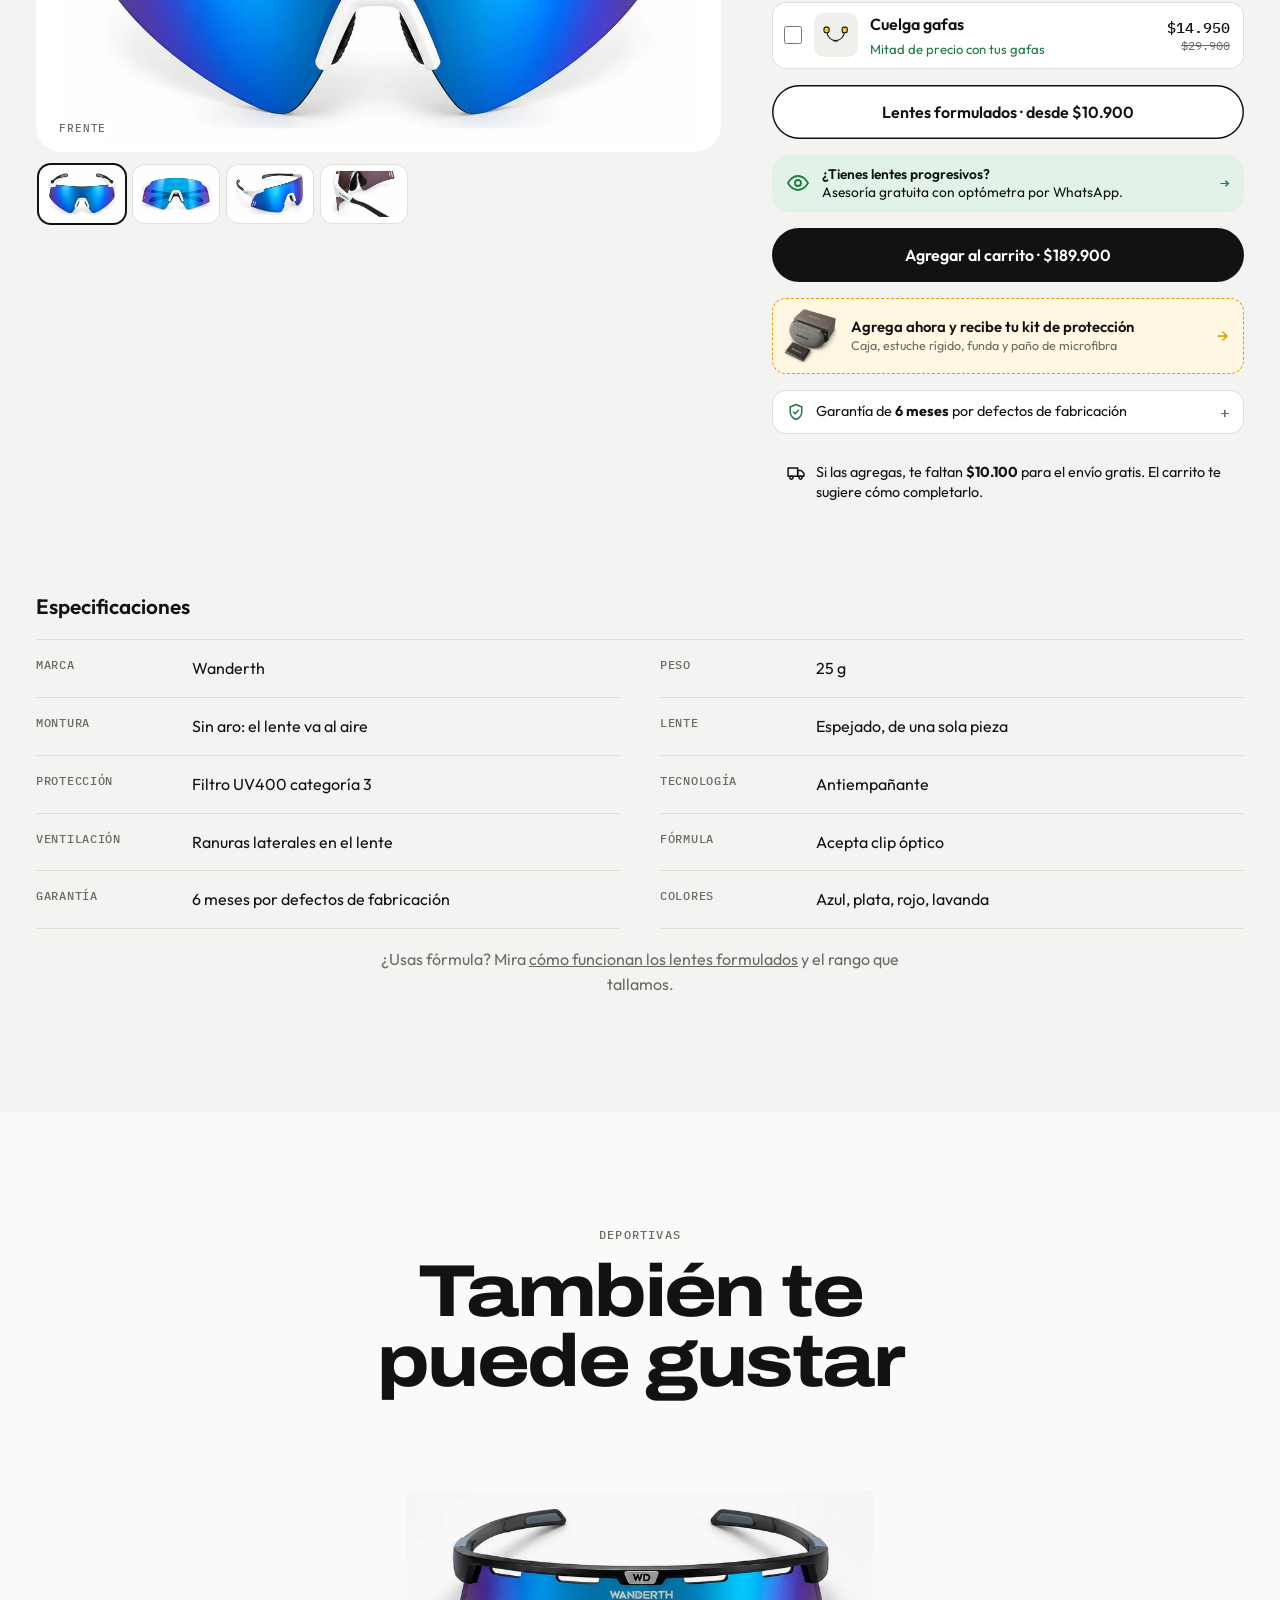
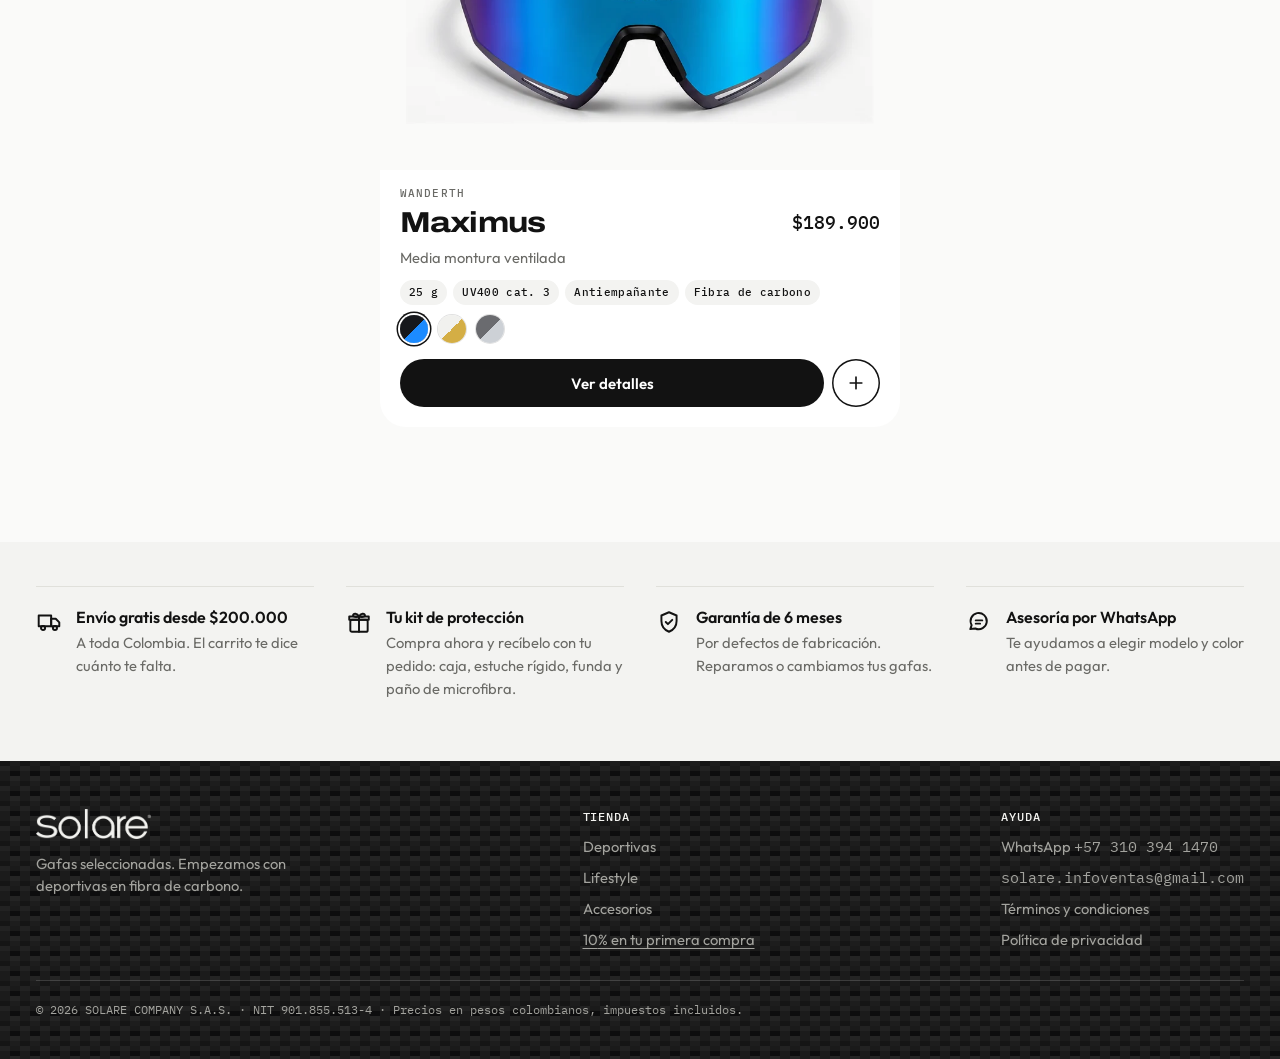
<file: deportivas/speed-advance/index.html>
<!doctype html>
<html lang="es">
<head>
<meta charset="utf-8">
<meta name="viewport" content="width=device-width, initial-scale=1, viewport-fit=cover">
<title>Wanderth Speed Advance | Gafas deportivas sin montura | Solare</title>
<meta name="description" content="Wanderth Speed Advance: gafas deportivas sin montura de 25 g, filtro UV400 categoría 3 y tecnología antiempañante. $189.900.">
<link rel="canonical" href="https://solarecol.com/deportivas/speed-advance/">
<meta property="og:type" content="website">
<meta property="og:site_name" content="Solare">
<meta property="og:title" content="Wanderth Speed Advance | Gafas deportivas sin montura | Solare">
<meta property="og:description" content="Wanderth Speed Advance: gafas deportivas sin montura de 25 g, filtro UV400 categoría 3 y tecnología antiempañante. $189.900.">
<meta property="og:url" content="https://solarecol.com/deportivas/speed-advance/">
<meta property="og:image" content="https://solarecol.com/og.jpg">
<meta property="og:image:width" content="1200">
<meta property="og:image:height" content="630">
<meta name="twitter:card" content="summary_large_image">
<meta name="theme-color" content="#FAFAF9">
<link rel="icon" href="/favicon.ico" sizes="any">
<link rel="icon" href="/favicon-32.png" type="image/png" sizes="32x32">
<link rel="apple-touch-icon" href="/apple-touch-icon.png">
<link rel="preconnect" href="https://fonts.googleapis.com">
<link rel="preconnect" href="https://fonts.gstatic.com" crossorigin>
<link rel="stylesheet" href="https://fonts.googleapis.com/css2?family=Archivo:wdth,wght@100..125,600..800&family=IBM+Plex+Mono:wght@400;500&family=Outfit:wght@300;400;500;600&display=swap">
<link rel="stylesheet" href="/assets/solare.css?v=10">
</head>
<body data-pagina="producto" data-producto="brisa">
<main id="app"><noscript><p style="padding:24px;font-family:system-ui">Para ver la tienda activa JavaScript o escríbenos al WhatsApp +57 310 394 1470.</p></noscript></main>
<script src="/assets/datos.js?v=10"></script>
<script src="/assets/solare.js?v=10"></script>
</body>
</html>
</file>
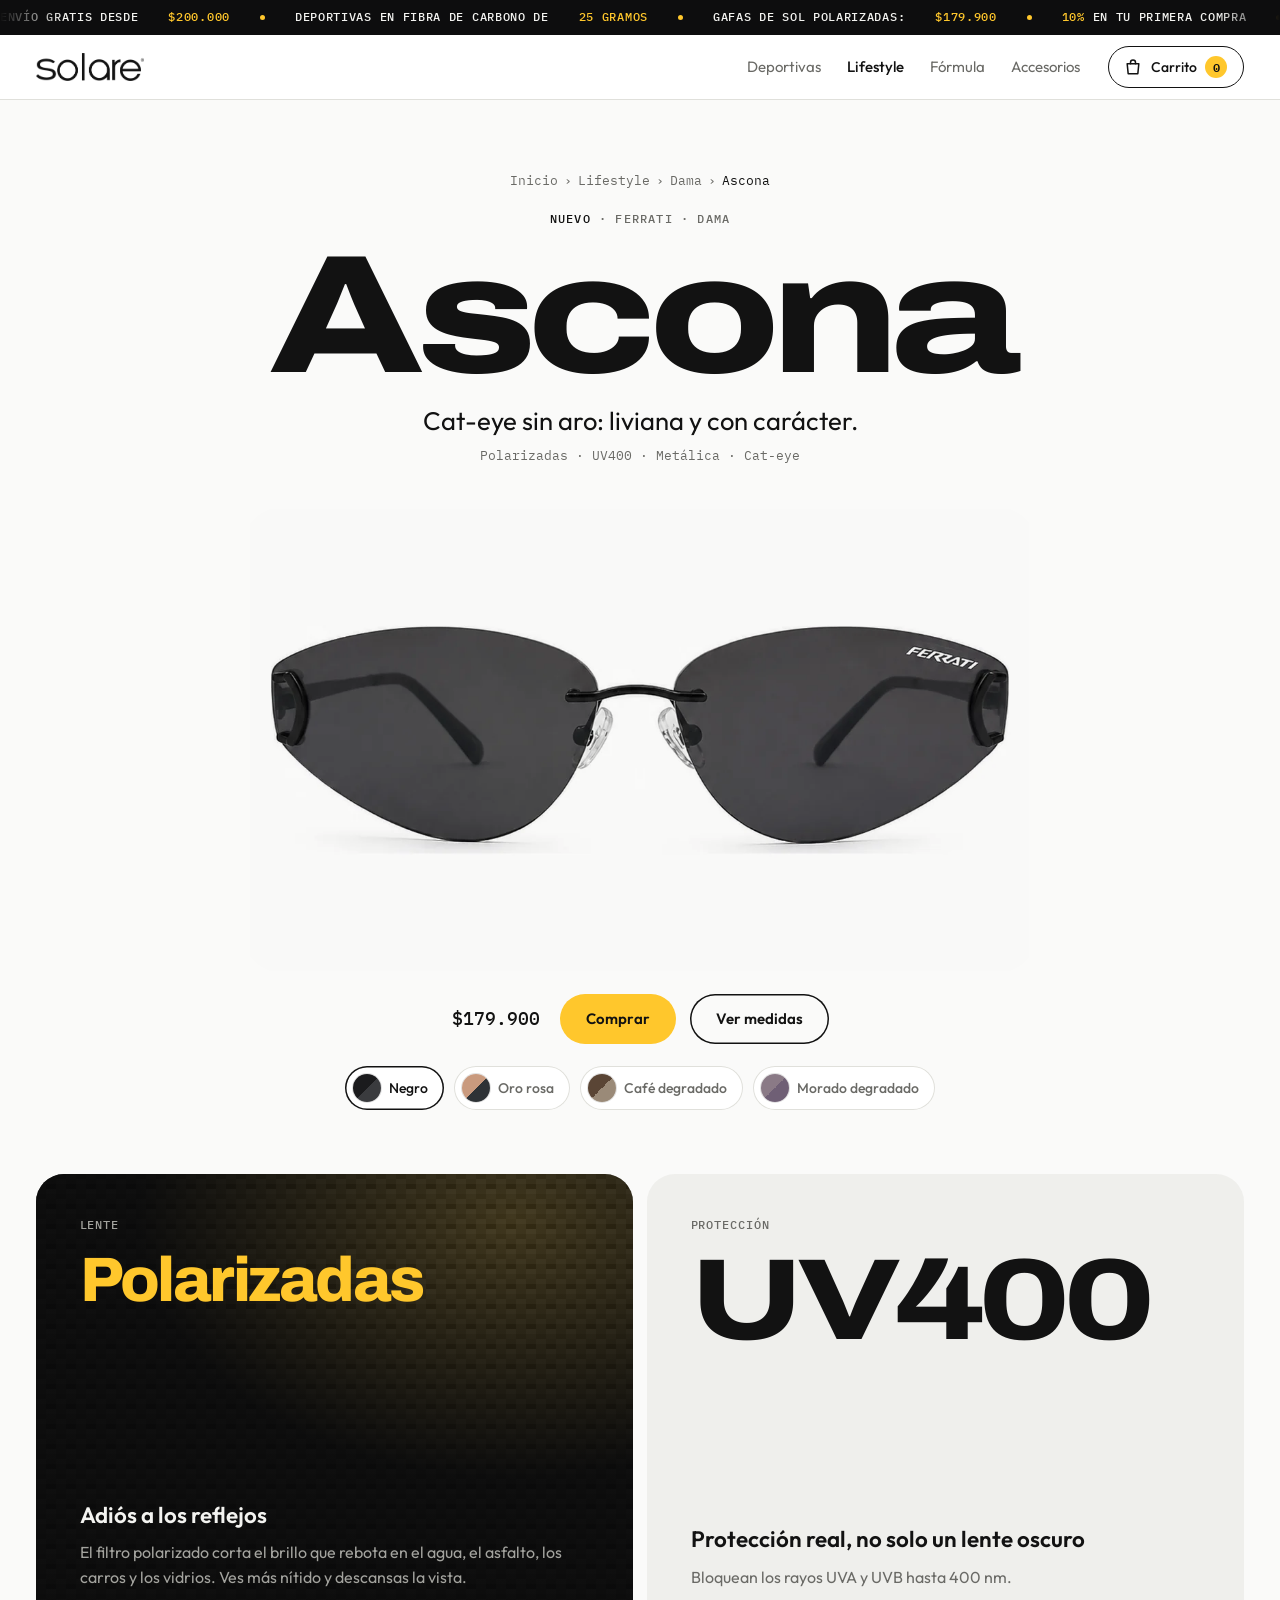
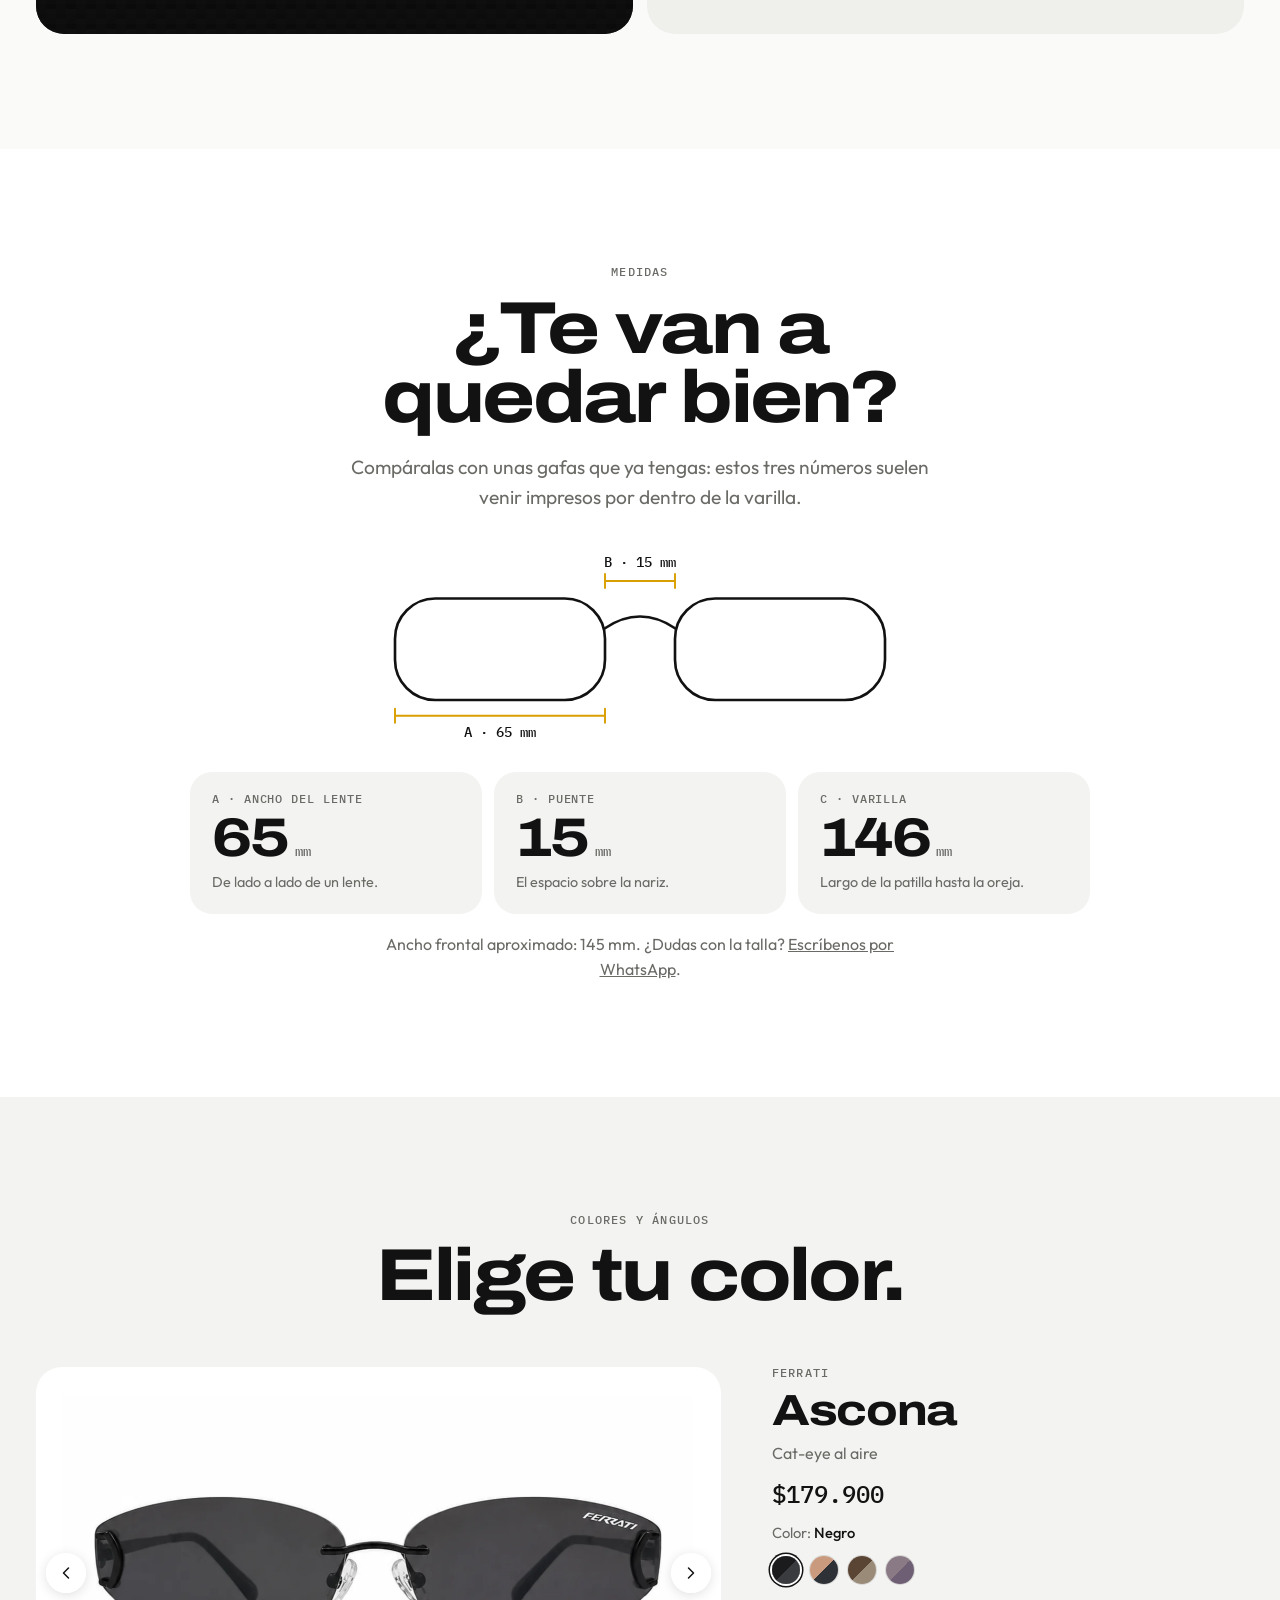
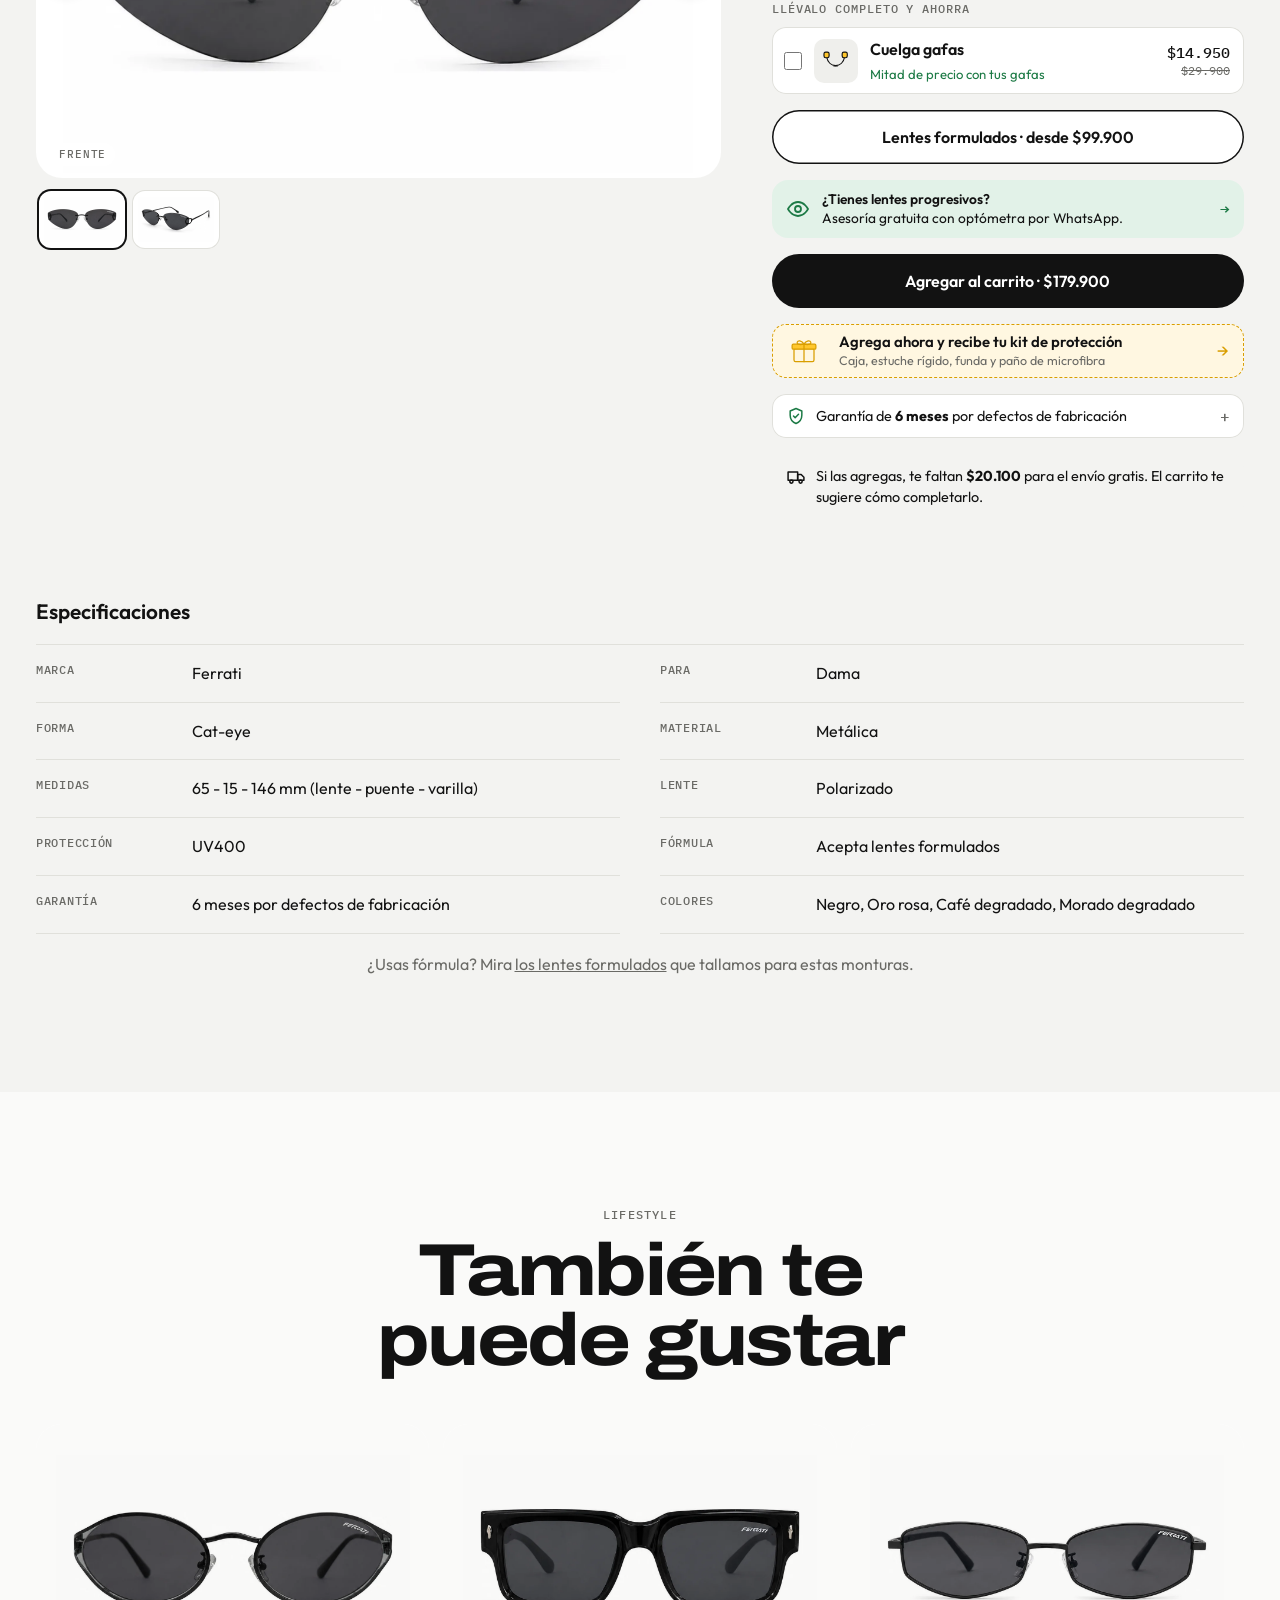
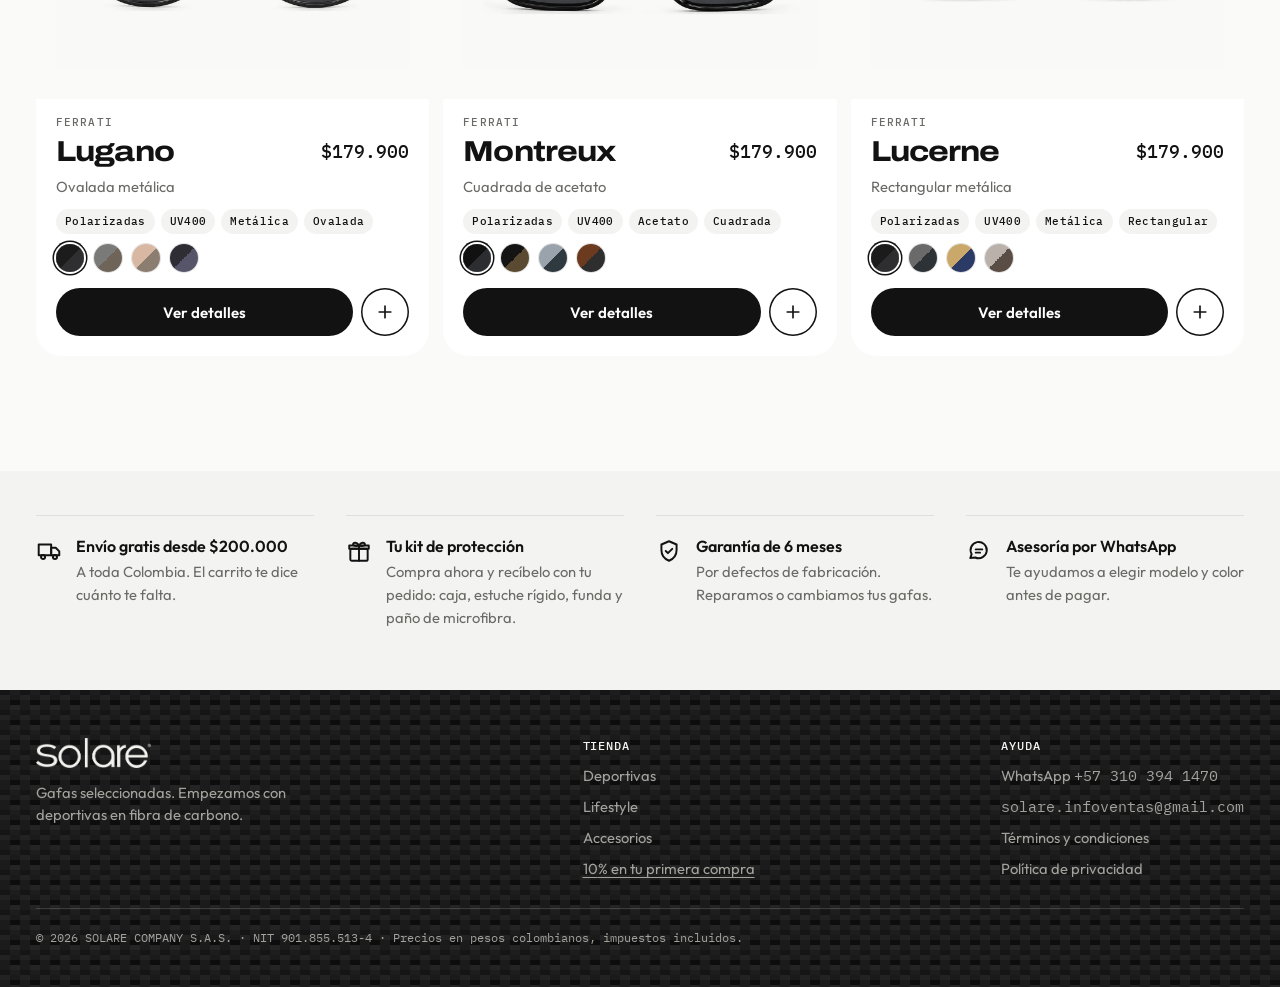
<file: lifestyle/ascona/index.html>
<!doctype html>
<html lang="es">
<head>
<meta charset="utf-8">
<meta name="viewport" content="width=device-width, initial-scale=1, viewport-fit=cover">
<title>Ferrati Ascona | Gafas de sol polarizadas para dama | Solare</title>
<meta name="description" content="Gafas de sol Ferrati Ascona para dama: cat-eye al aire, metálica, 65-15-146. Polarizadas UV400, $179.900. Aceptan lentes formulados.">
<link rel="canonical" href="https://solarecol.com/lifestyle/ascona/">
<meta property="og:type" content="website">
<meta property="og:site_name" content="Solare">
<meta property="og:title" content="Ferrati Ascona | Gafas de sol polarizadas para dama | Solare">
<meta property="og:description" content="Gafas de sol Ferrati Ascona para dama: cat-eye al aire, metálica, 65-15-146. Polarizadas UV400, $179.900. Aceptan lentes formulados.">
<meta property="og:url" content="https://solarecol.com/lifestyle/ascona/">
<meta property="og:image" content="https://solarecol.com/og.jpg">
<meta property="og:image:width" content="1200">
<meta property="og:image:height" content="630">
<meta name="twitter:card" content="summary_large_image">
<meta name="theme-color" content="#FAFAF9">
<link rel="icon" href="/favicon.ico" sizes="any">
<link rel="icon" href="/favicon-32.png" type="image/png" sizes="32x32">
<link rel="apple-touch-icon" href="/apple-touch-icon.png">
<link rel="preconnect" href="https://fonts.googleapis.com">
<link rel="preconnect" href="https://fonts.gstatic.com" crossorigin>
<link rel="stylesheet" href="https://fonts.googleapis.com/css2?family=Archivo:wdth,wght@100..125,600..800&family=IBM+Plex+Mono:wght@400;500&family=Outfit:wght@300;400;500;600&display=swap">
<link rel="stylesheet" href="/assets/solare.css?v=10">
</head>
<body data-pagina="producto" data-producto="ascona">
<main id="app"><noscript><p style="padding:24px;font-family:system-ui">Para ver la tienda activa JavaScript o escríbenos al WhatsApp +57 310 394 1470.</p></noscript></main>
<script src="/assets/datos.js?v=10"></script>
<script src="/assets/solare.js?v=10"></script>
</body>
</html>
</file>
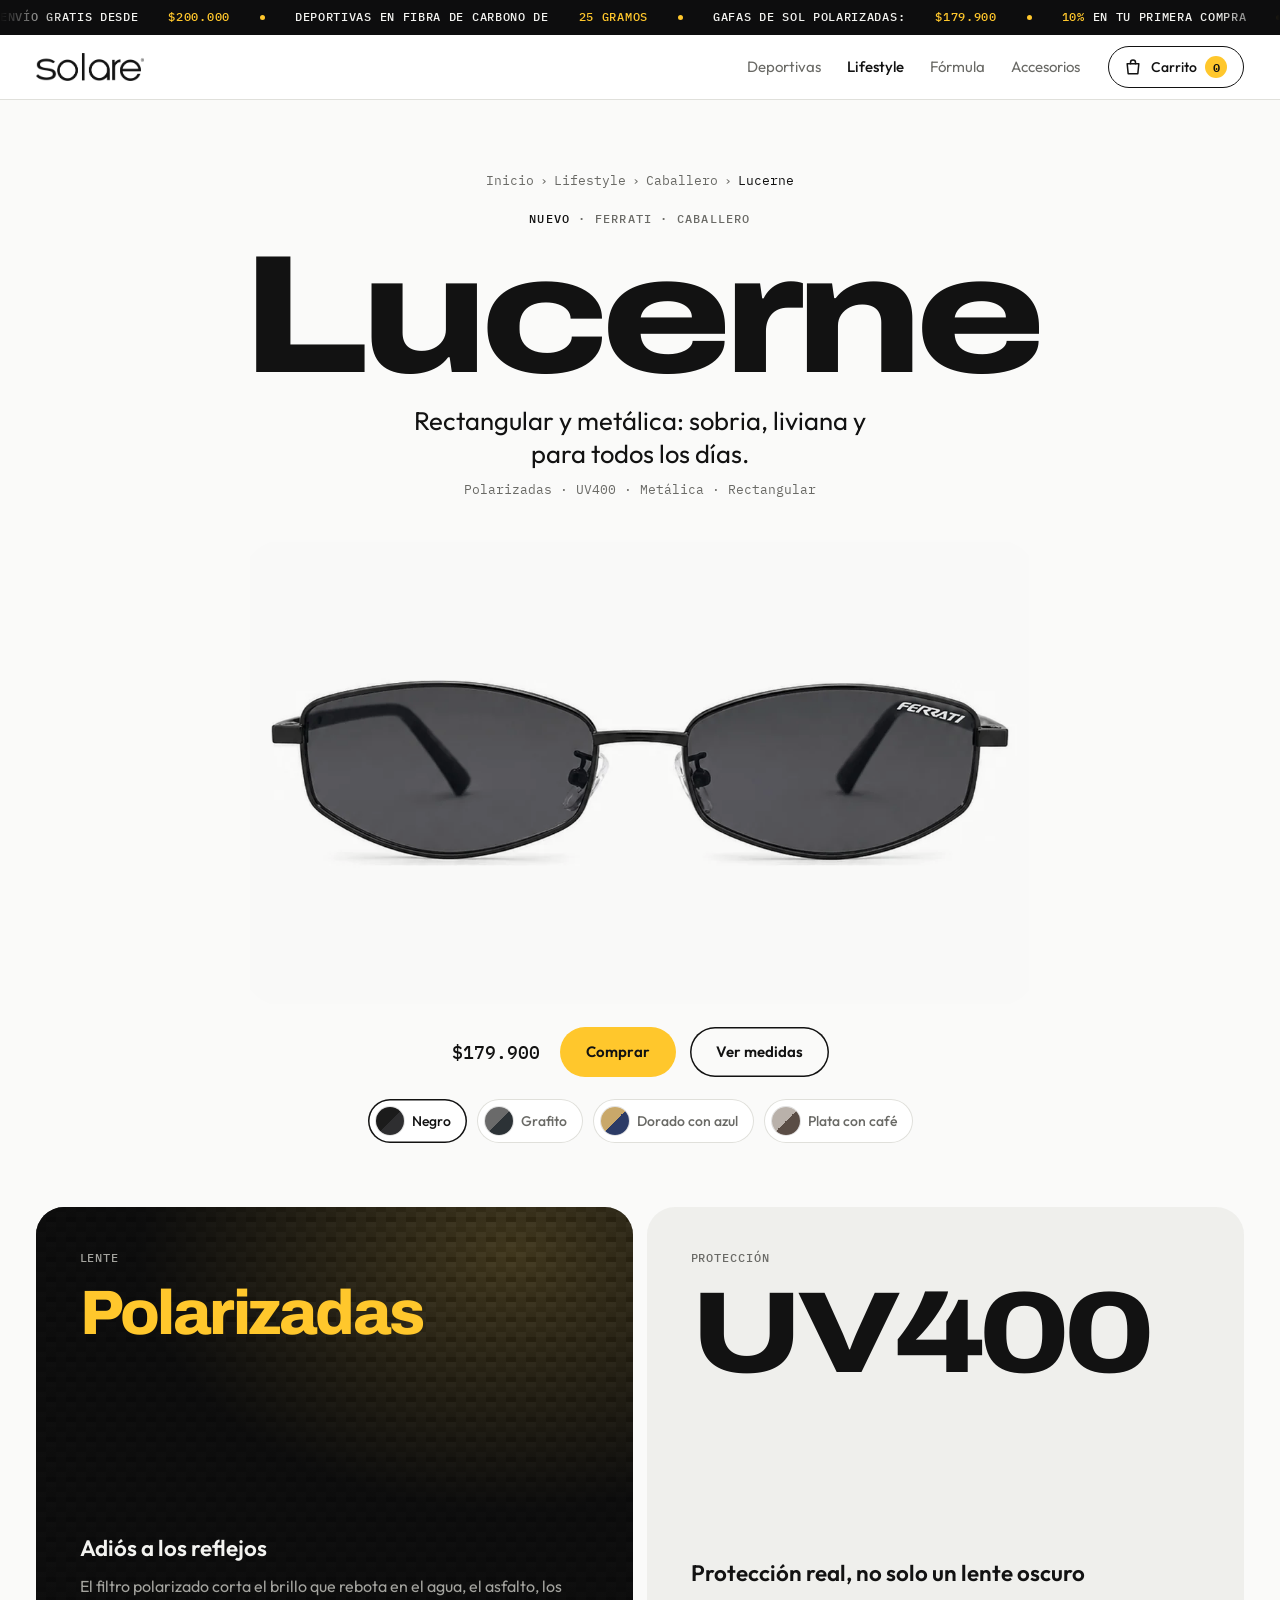
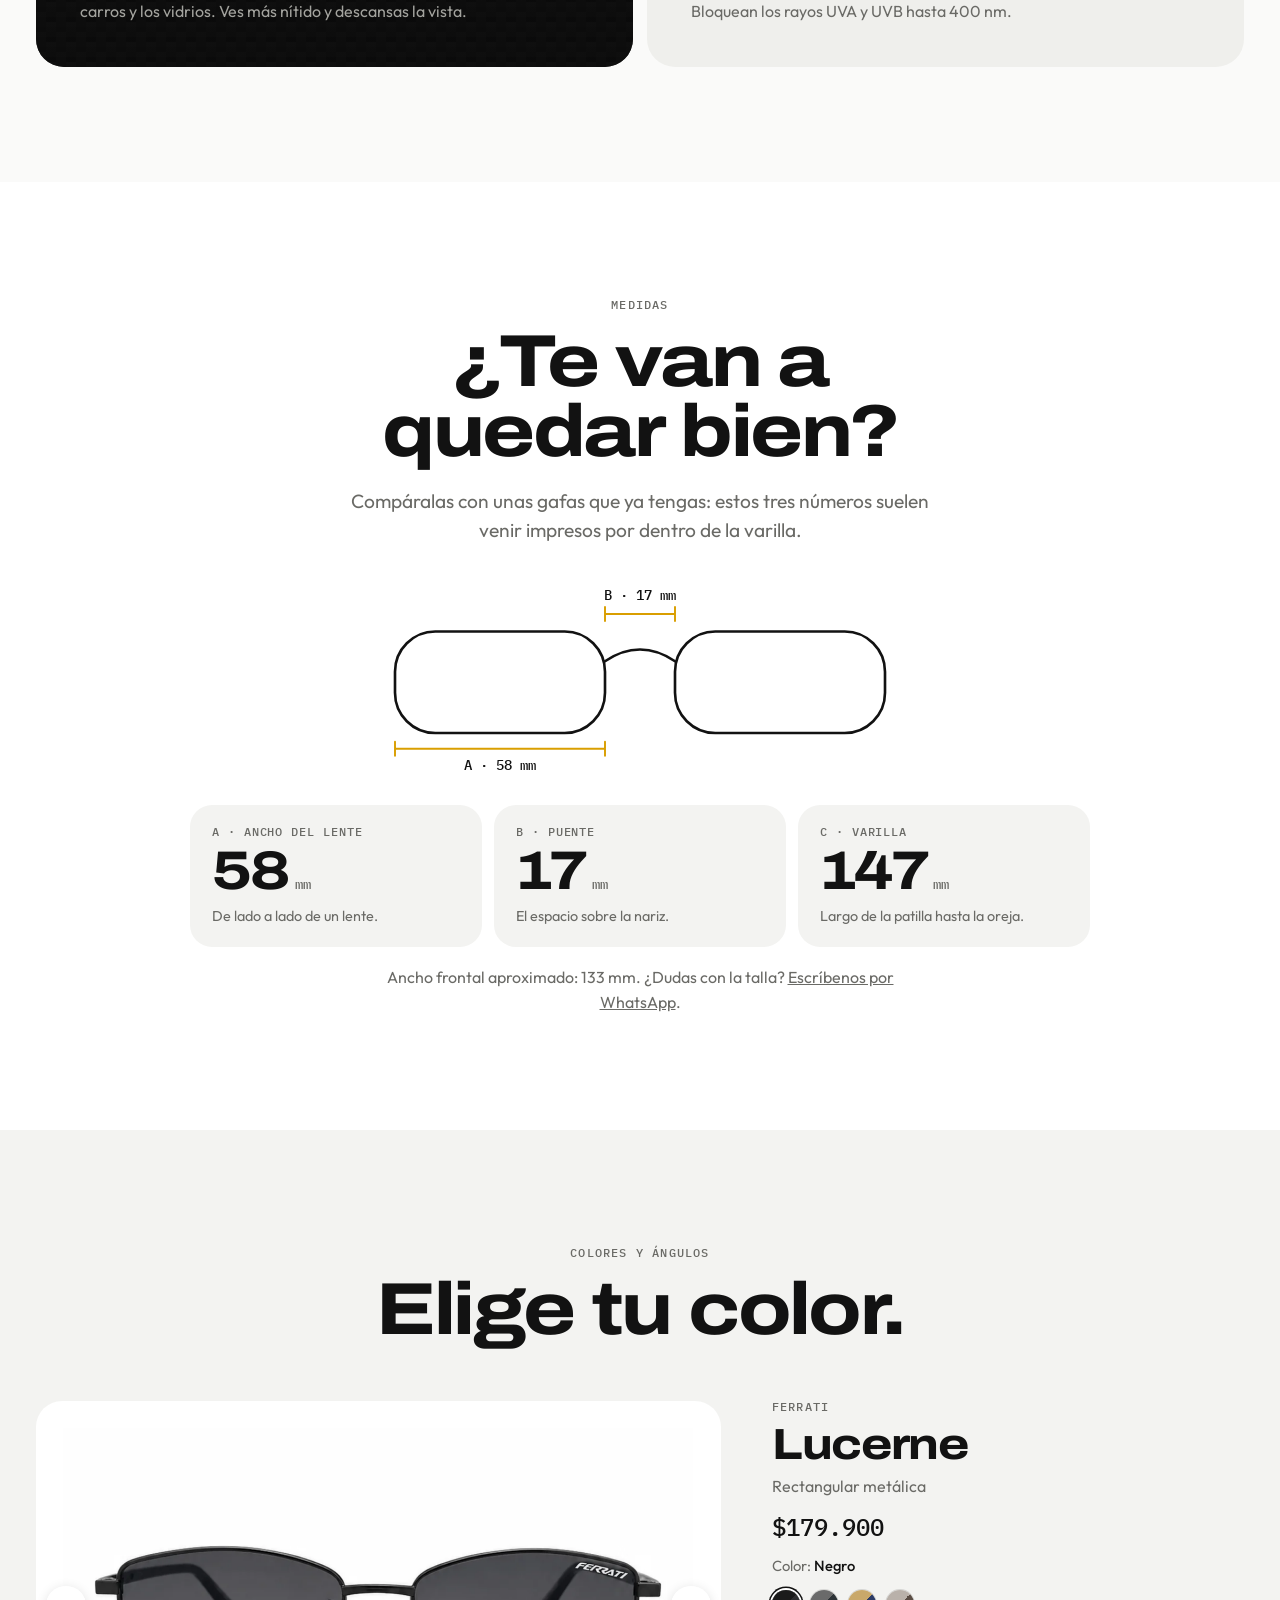
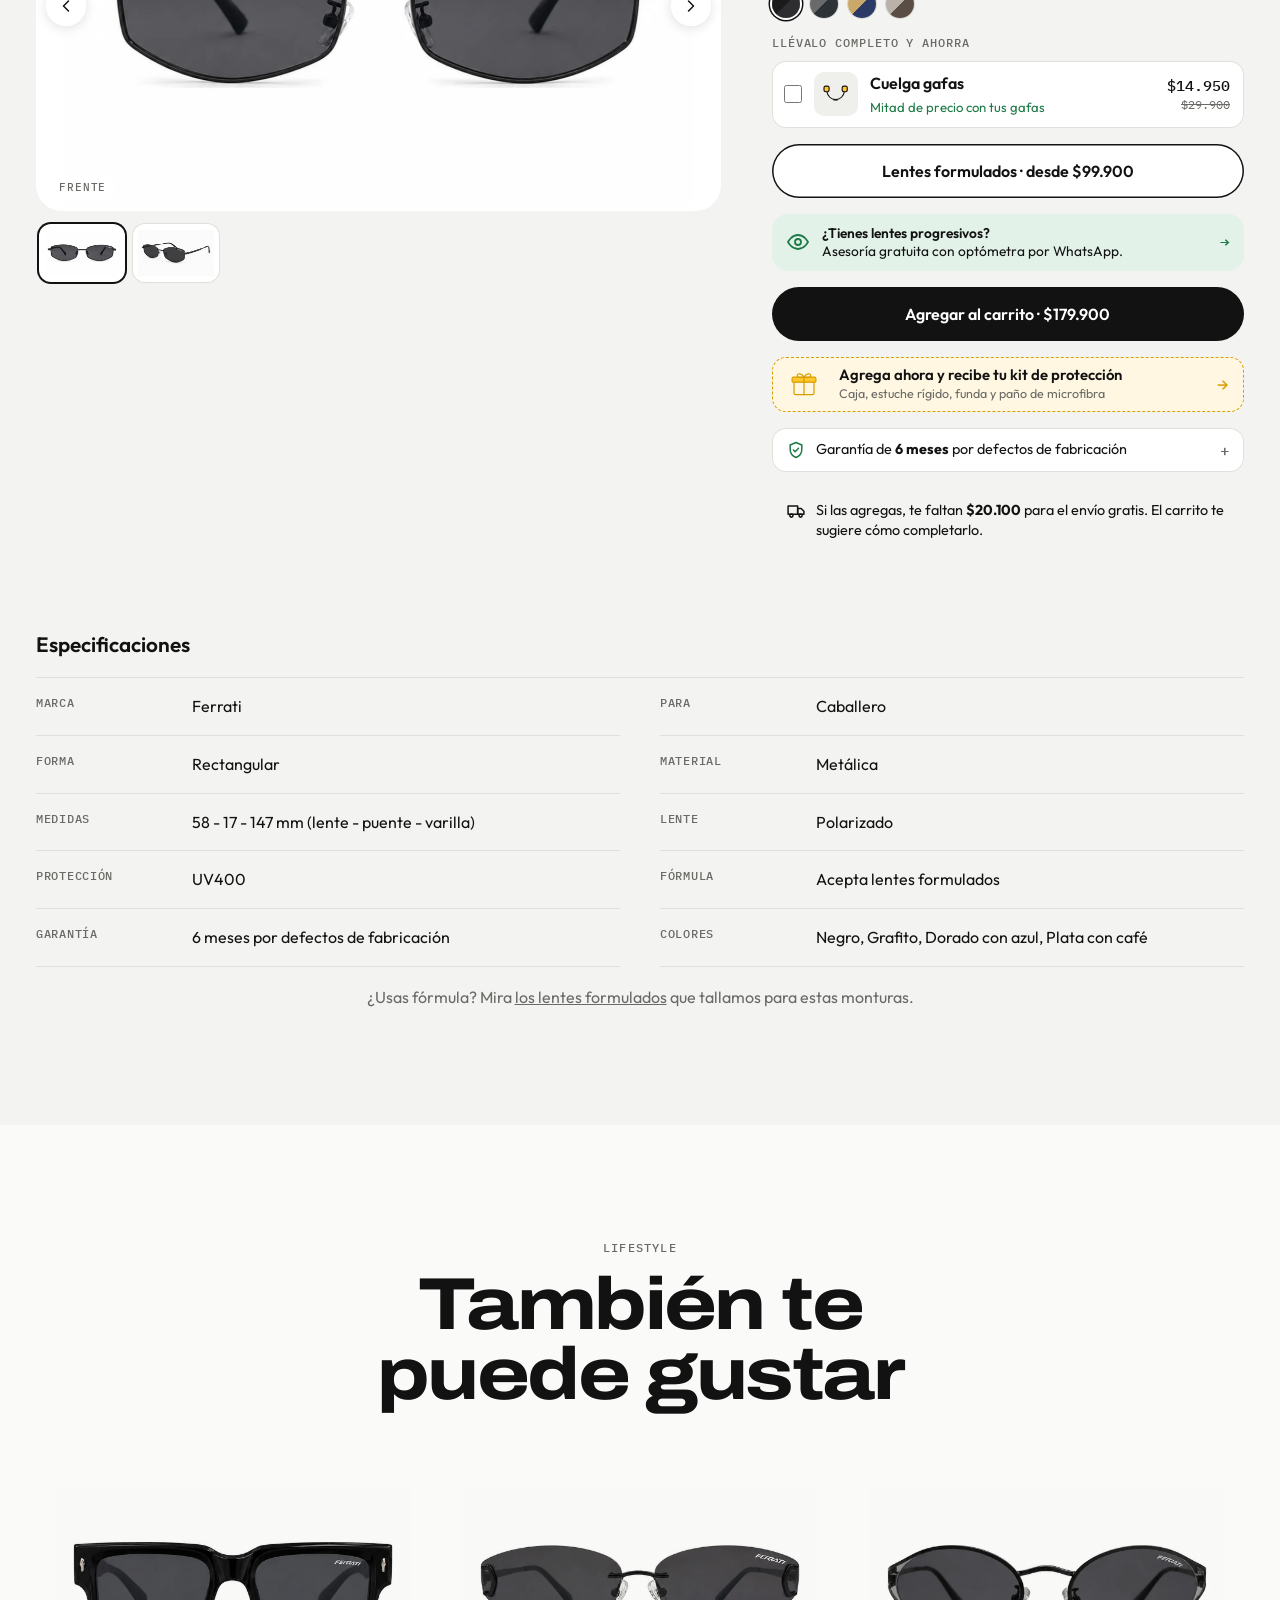
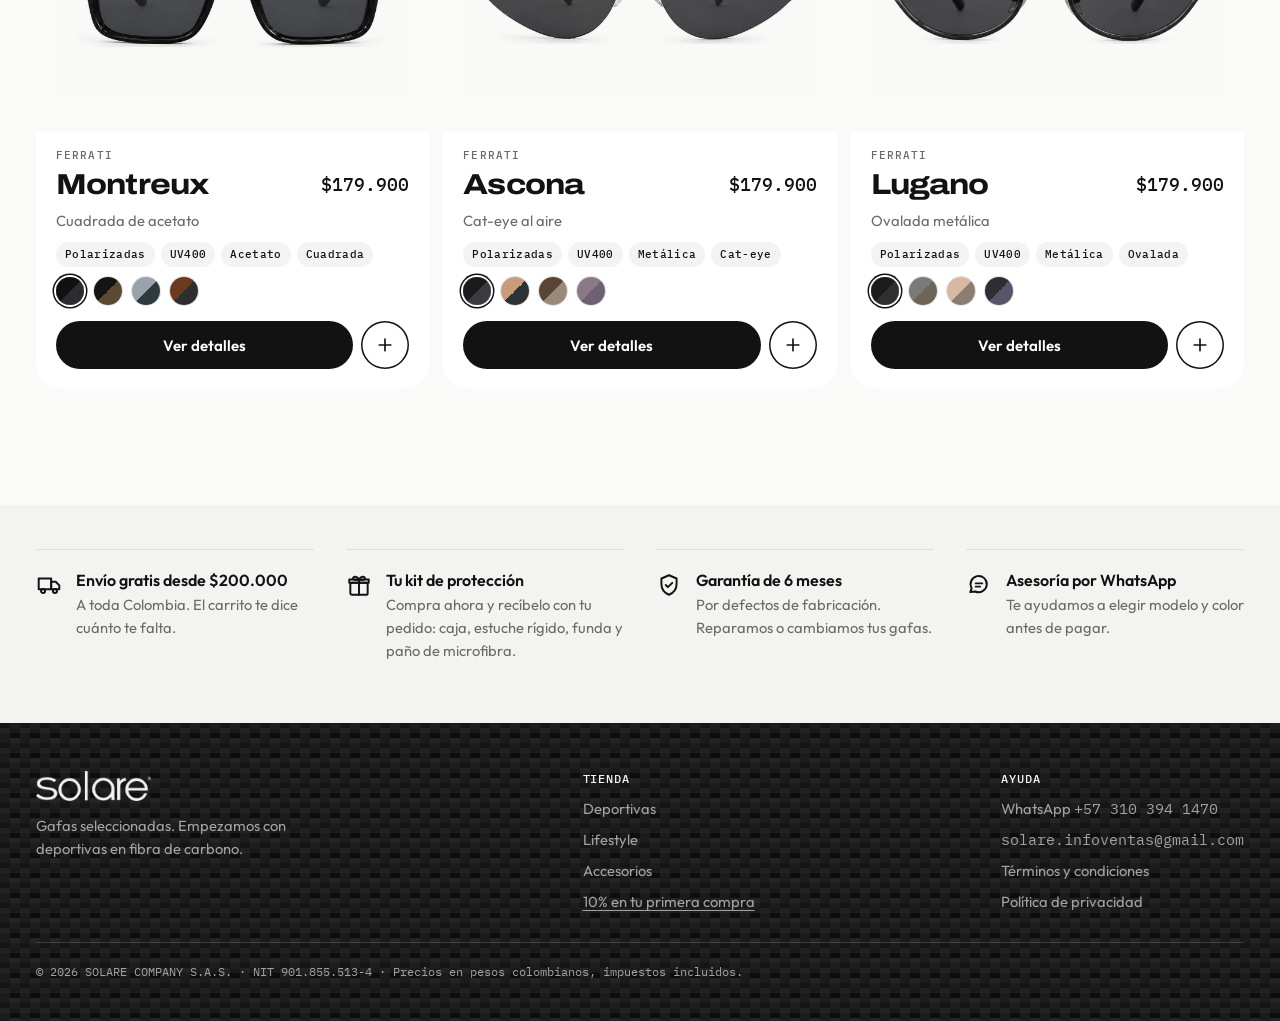
<file: lifestyle/lucerne/index.html>
<!doctype html>
<html lang="es">
<head>
<meta charset="utf-8">
<meta name="viewport" content="width=device-width, initial-scale=1, viewport-fit=cover">
<title>Ferrati Lucerne | Gafas de sol polarizadas para caballero | Solare</title>
<meta name="description" content="Gafas de sol Ferrati Lucerne para caballero: rectangular metálica, 58-17-147. Polarizadas UV400, $179.900. Aceptan lentes formulados.">
<link rel="canonical" href="https://solarecol.com/lifestyle/lucerne/">
<meta property="og:type" content="website">
<meta property="og:site_name" content="Solare">
<meta property="og:title" content="Ferrati Lucerne | Gafas de sol polarizadas para caballero | Solare">
<meta property="og:description" content="Gafas de sol Ferrati Lucerne para caballero: rectangular metálica, 58-17-147. Polarizadas UV400, $179.900. Aceptan lentes formulados.">
<meta property="og:url" content="https://solarecol.com/lifestyle/lucerne/">
<meta property="og:image" content="https://solarecol.com/og.jpg">
<meta property="og:image:width" content="1200">
<meta property="og:image:height" content="630">
<meta name="twitter:card" content="summary_large_image">
<meta name="theme-color" content="#FAFAF9">
<link rel="icon" href="/favicon.ico" sizes="any">
<link rel="icon" href="/favicon-32.png" type="image/png" sizes="32x32">
<link rel="apple-touch-icon" href="/apple-touch-icon.png">
<link rel="preconnect" href="https://fonts.googleapis.com">
<link rel="preconnect" href="https://fonts.gstatic.com" crossorigin>
<link rel="stylesheet" href="https://fonts.googleapis.com/css2?family=Archivo:wdth,wght@100..125,600..800&family=IBM+Plex+Mono:wght@400;500&family=Outfit:wght@300;400;500;600&display=swap">
<link rel="stylesheet" href="/assets/solare.css?v=10">
</head>
<body data-pagina="producto" data-producto="lucerne">
<main id="app"><noscript><p style="padding:24px;font-family:system-ui">Para ver la tienda activa JavaScript o escríbenos al WhatsApp +57 310 394 1470.</p></noscript></main>
<script src="/assets/datos.js?v=10"></script>
<script src="/assets/solare.js?v=10"></script>
</body>
</html>
</file>
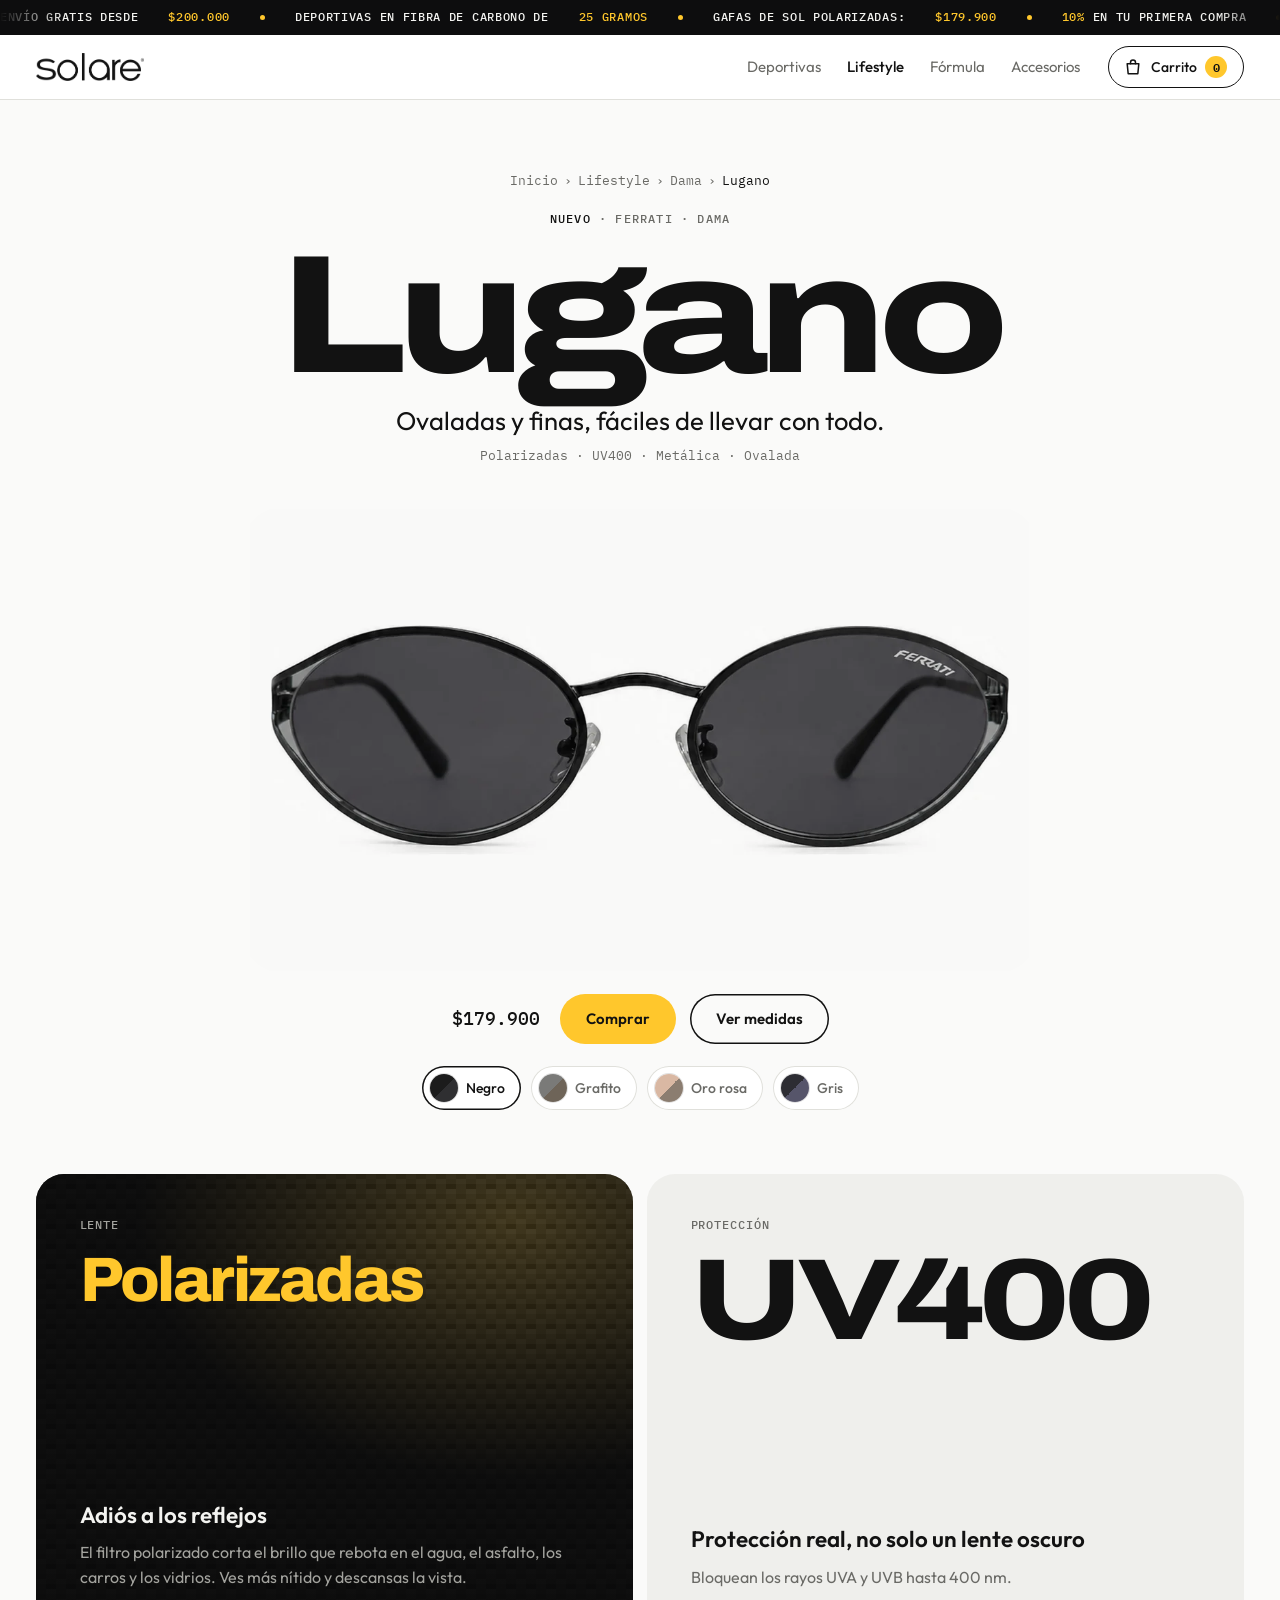
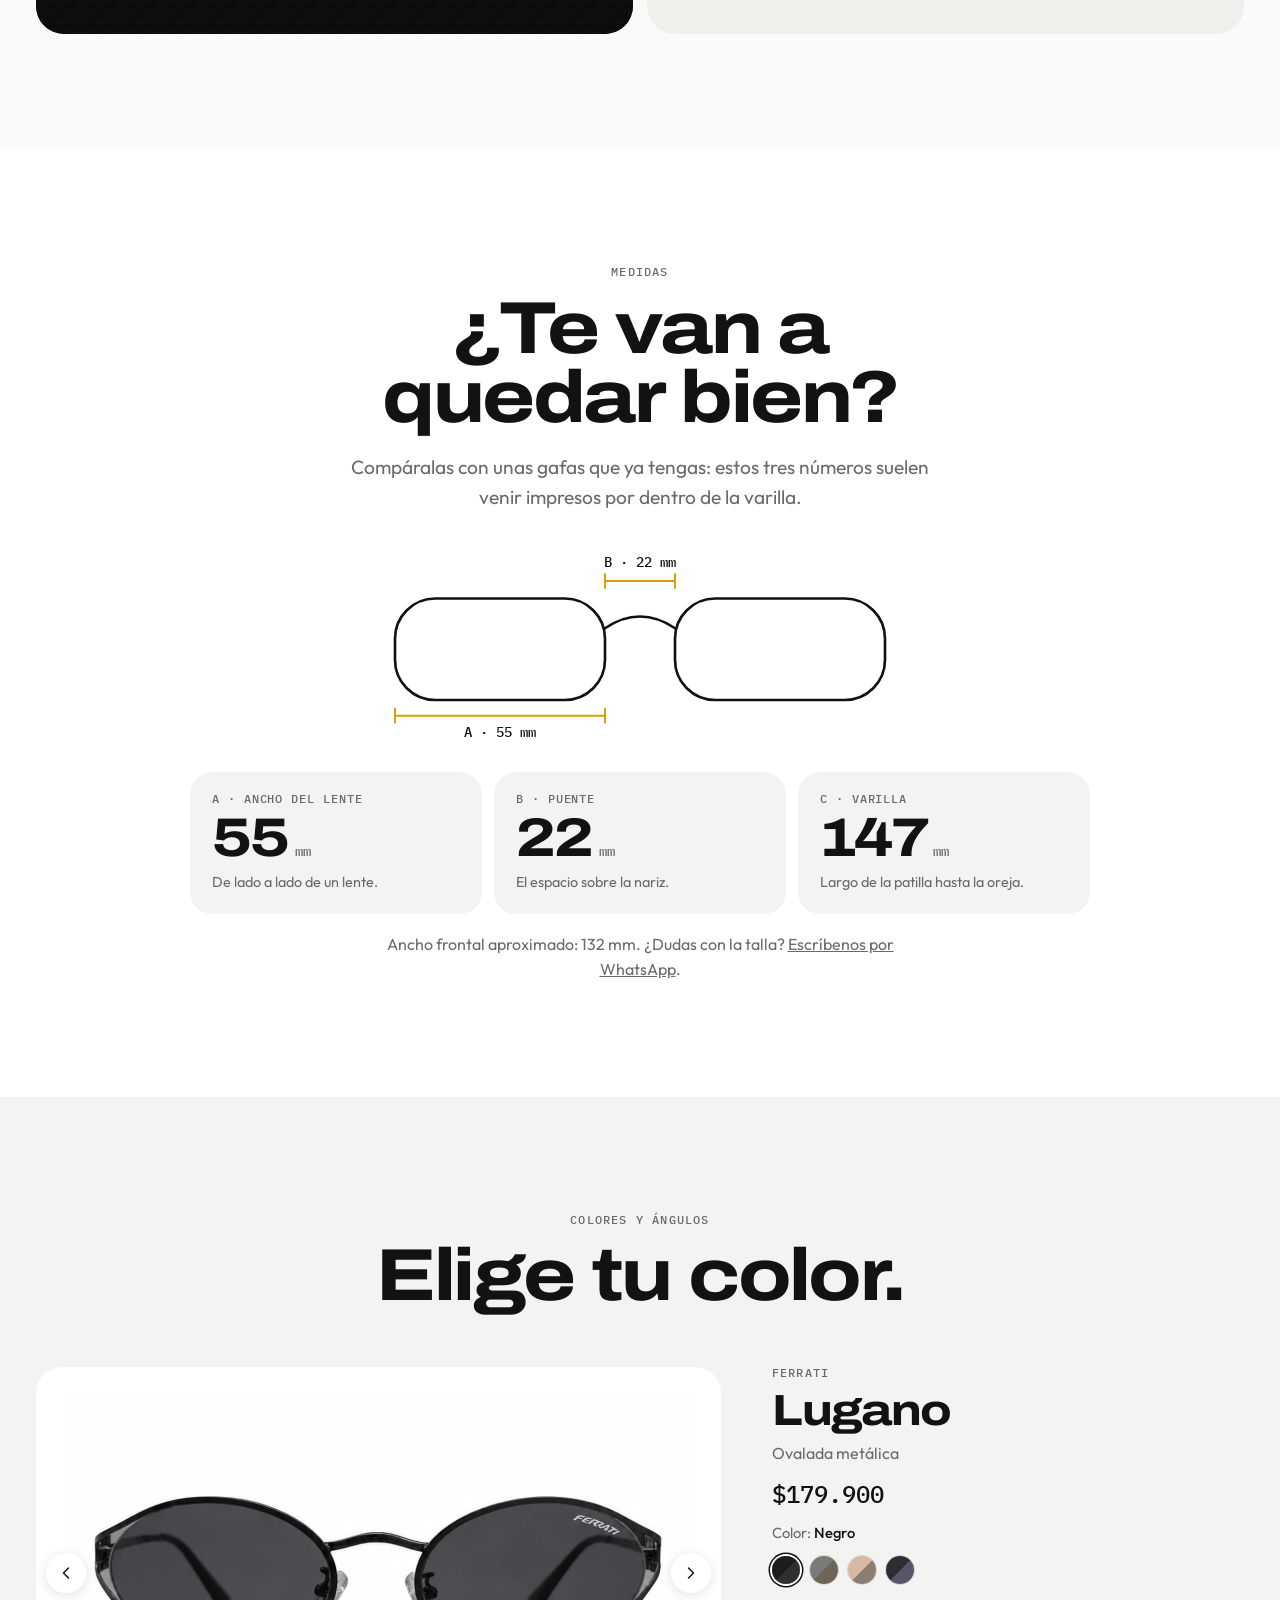
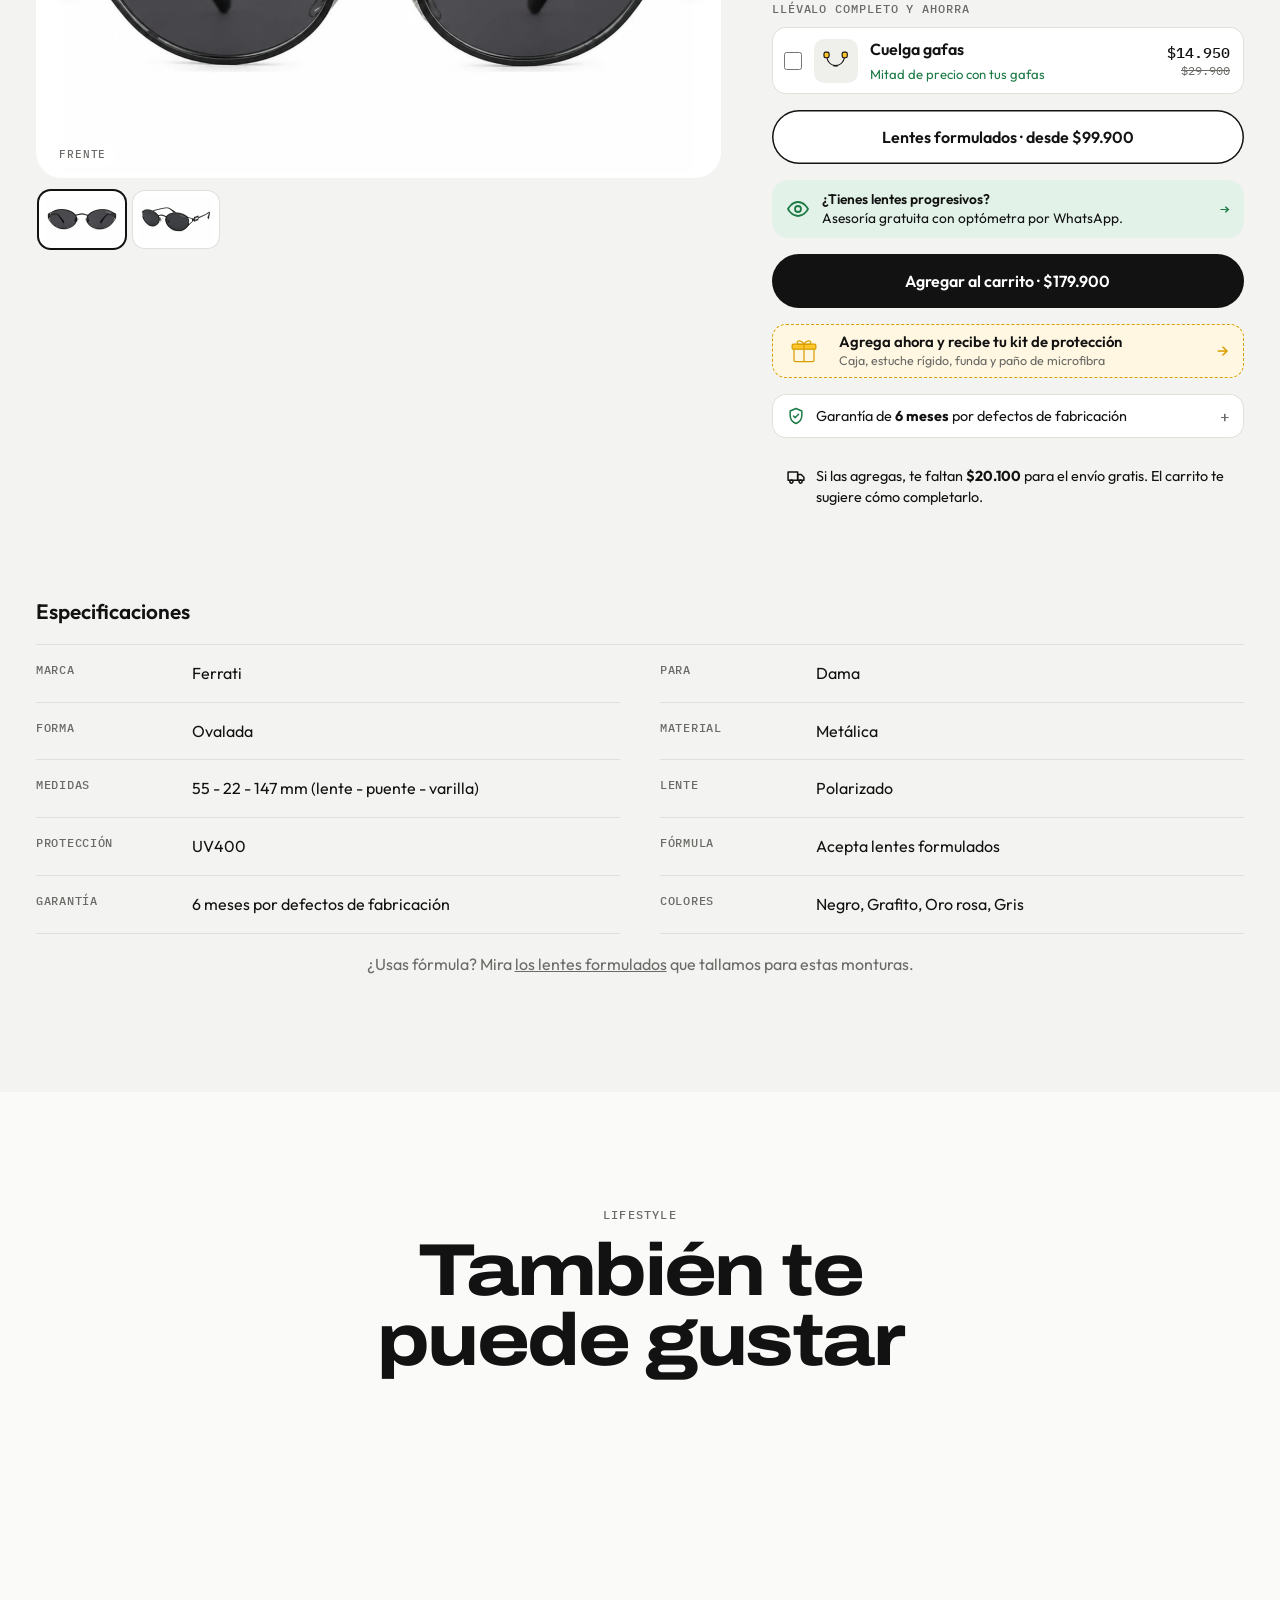
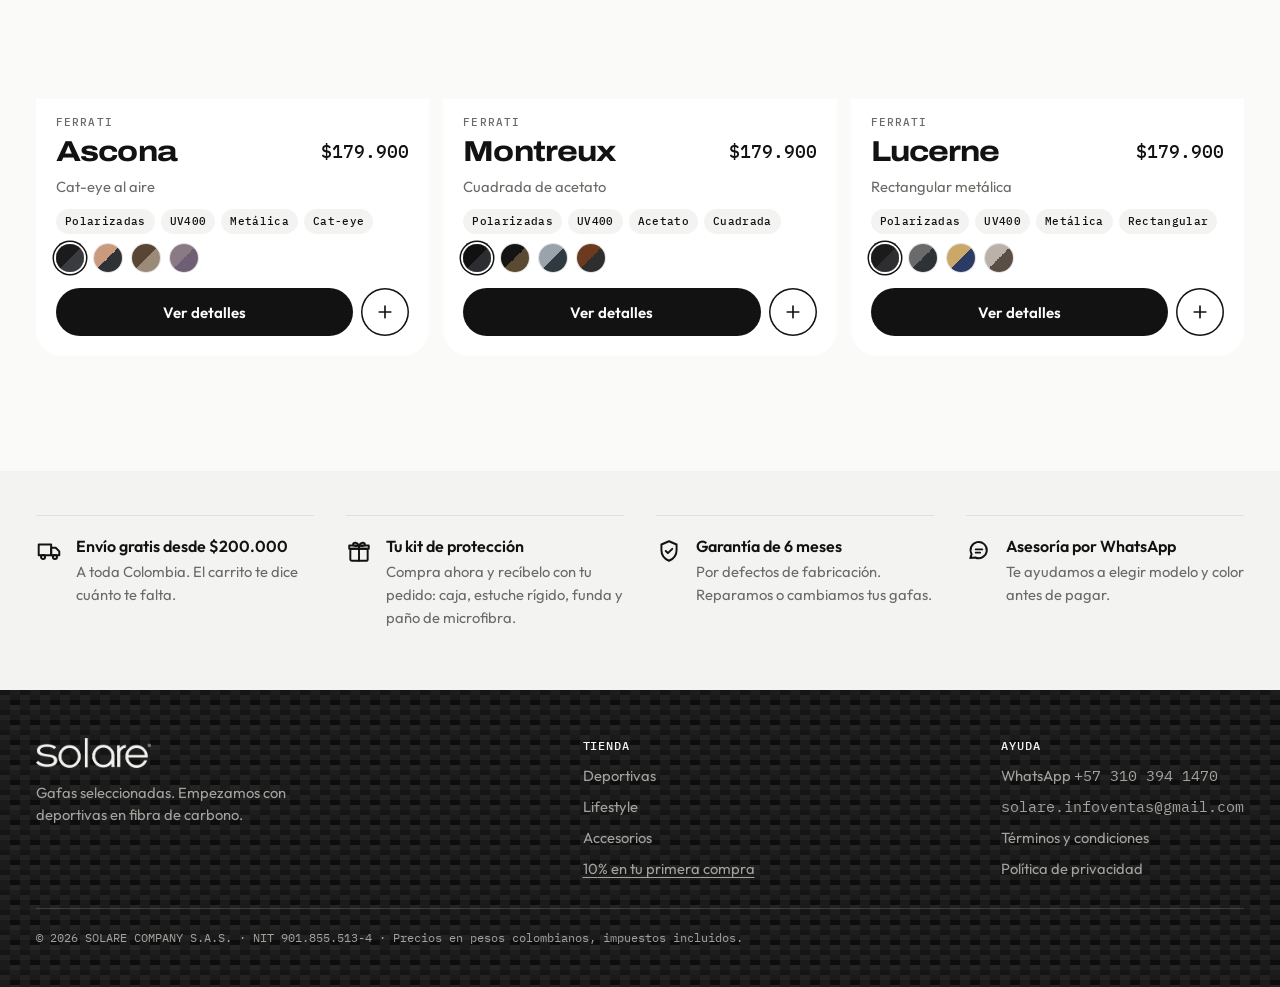
<file: lifestyle/lugano/index.html>
<!doctype html>
<html lang="es">
<head>
<meta charset="utf-8">
<meta name="viewport" content="width=device-width, initial-scale=1, viewport-fit=cover">
<title>Ferrati Lugano | Gafas de sol polarizadas para dama | Solare</title>
<meta name="description" content="Gafas de sol Ferrati Lugano para dama: ovalada metálica, 55-22-147. Polarizadas UV400, $179.900. Aceptan lentes formulados.">
<link rel="canonical" href="https://solarecol.com/lifestyle/lugano/">
<meta property="og:type" content="website">
<meta property="og:site_name" content="Solare">
<meta property="og:title" content="Ferrati Lugano | Gafas de sol polarizadas para dama | Solare">
<meta property="og:description" content="Gafas de sol Ferrati Lugano para dama: ovalada metálica, 55-22-147. Polarizadas UV400, $179.900. Aceptan lentes formulados.">
<meta property="og:url" content="https://solarecol.com/lifestyle/lugano/">
<meta property="og:image" content="https://solarecol.com/og.jpg">
<meta property="og:image:width" content="1200">
<meta property="og:image:height" content="630">
<meta name="twitter:card" content="summary_large_image">
<meta name="theme-color" content="#FAFAF9">
<link rel="icon" href="/favicon.ico" sizes="any">
<link rel="icon" href="/favicon-32.png" type="image/png" sizes="32x32">
<link rel="apple-touch-icon" href="/apple-touch-icon.png">
<link rel="preconnect" href="https://fonts.googleapis.com">
<link rel="preconnect" href="https://fonts.gstatic.com" crossorigin>
<link rel="stylesheet" href="https://fonts.googleapis.com/css2?family=Archivo:wdth,wght@100..125,600..800&family=IBM+Plex+Mono:wght@400;500&family=Outfit:wght@300;400;500;600&display=swap">
<link rel="stylesheet" href="/assets/solare.css?v=10">
</head>
<body data-pagina="producto" data-producto="lugano">
<main id="app"><noscript><p style="padding:24px;font-family:system-ui">Para ver la tienda activa JavaScript o escríbenos al WhatsApp +57 310 394 1470.</p></noscript></main>
<script src="/assets/datos.js?v=10"></script>
<script src="/assets/solare.js?v=10"></script>
</body>
</html>
</file>
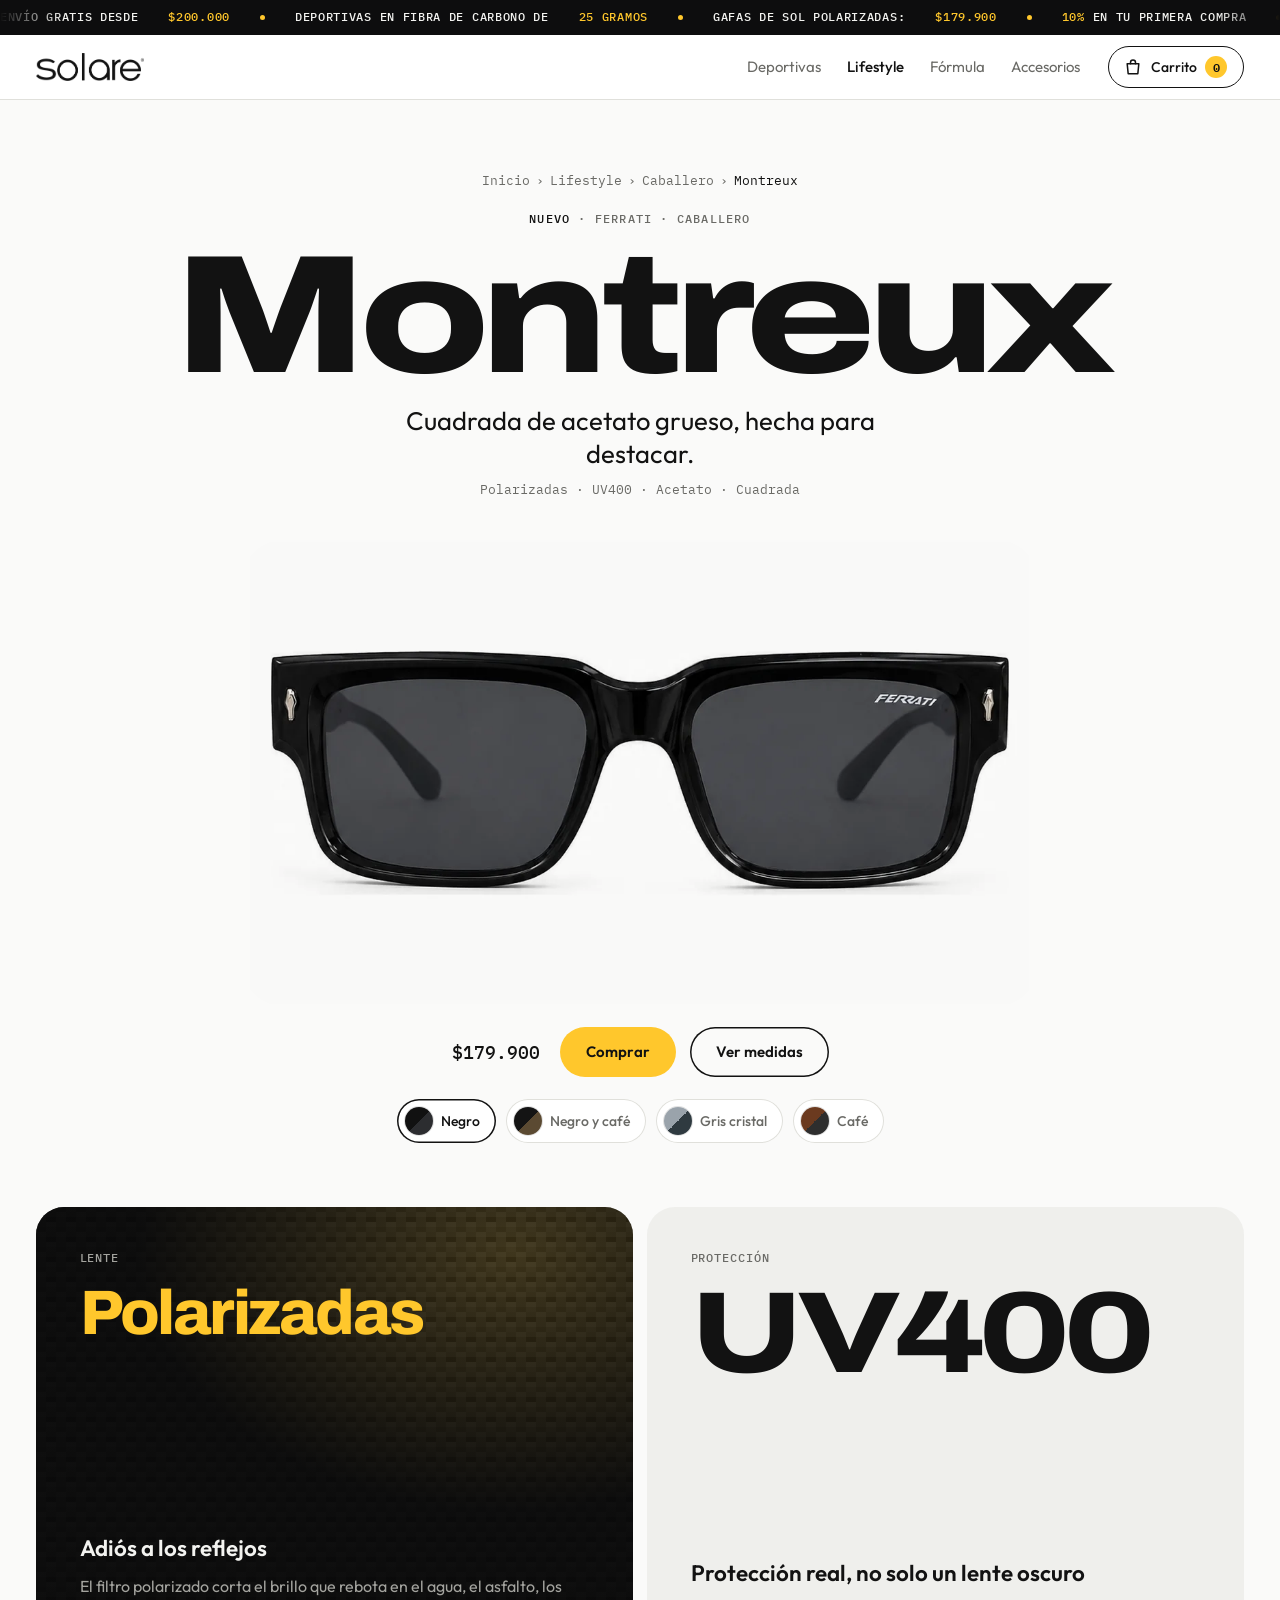
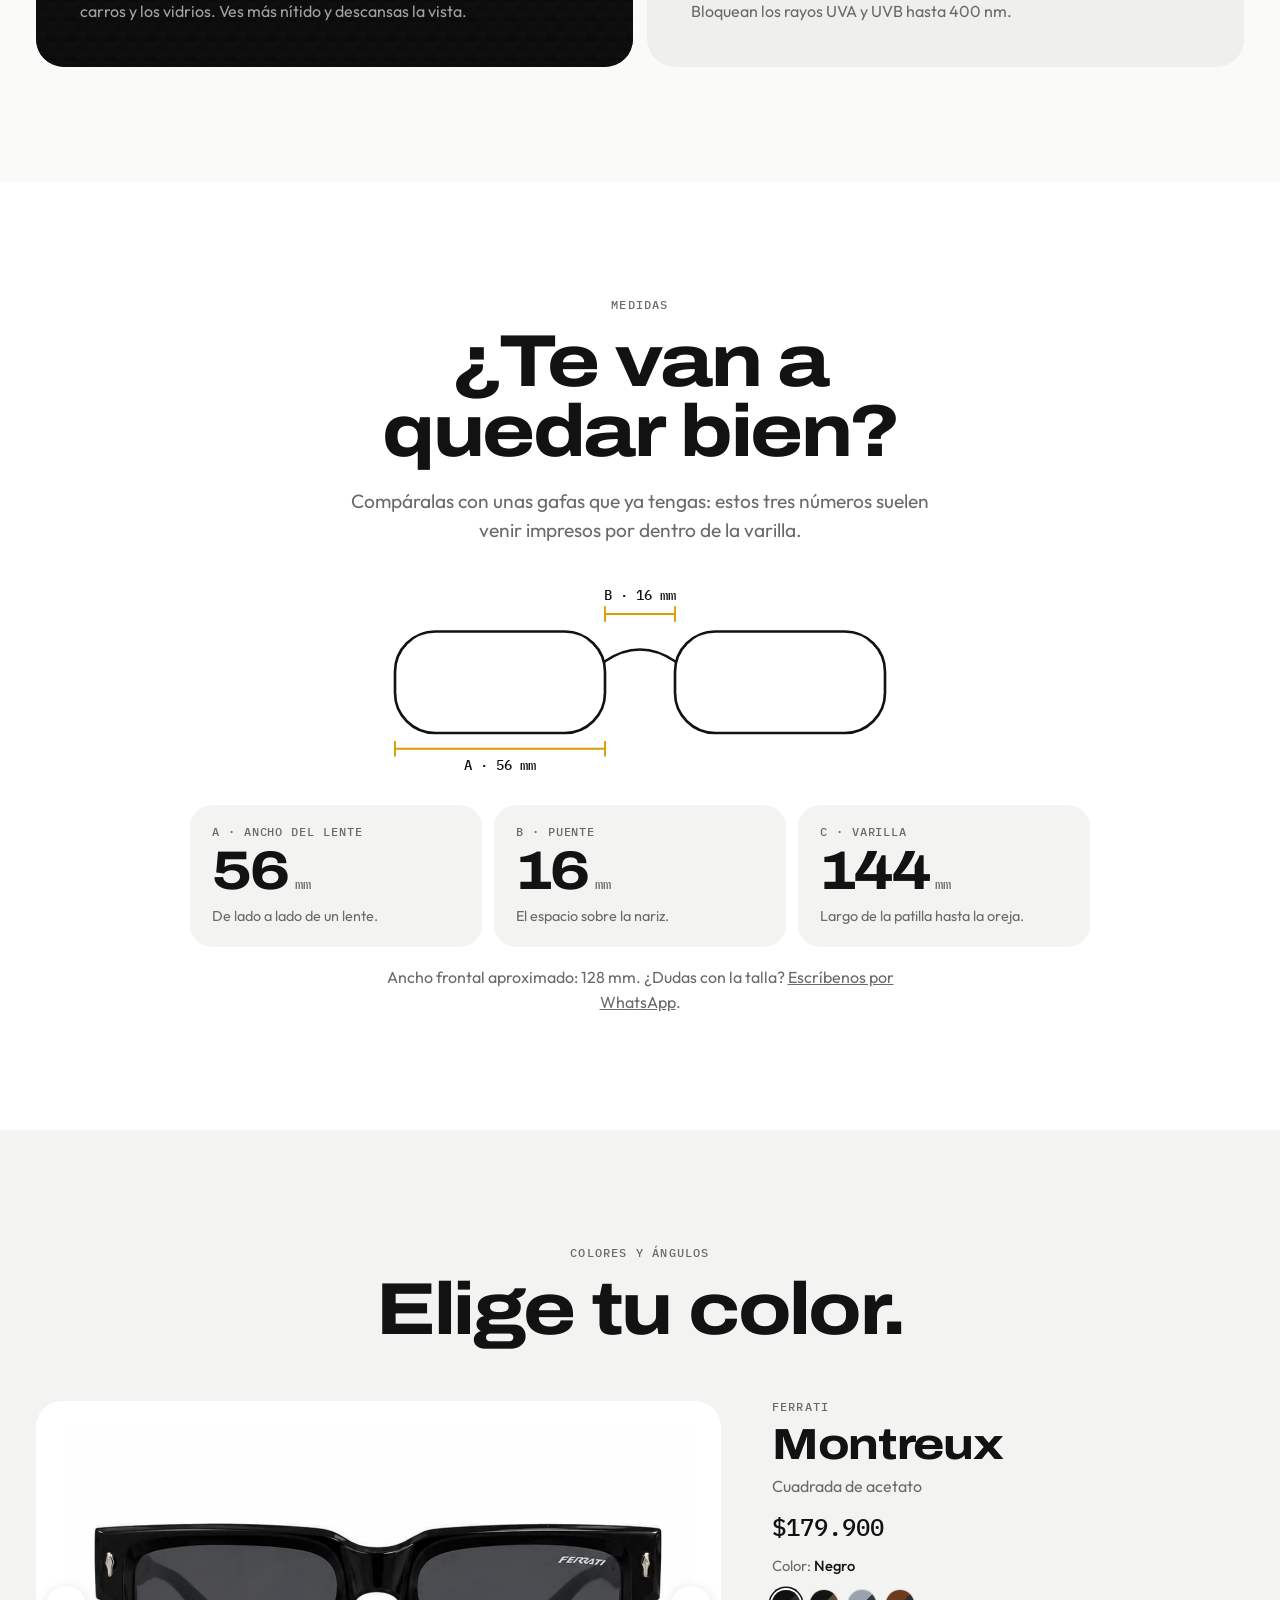
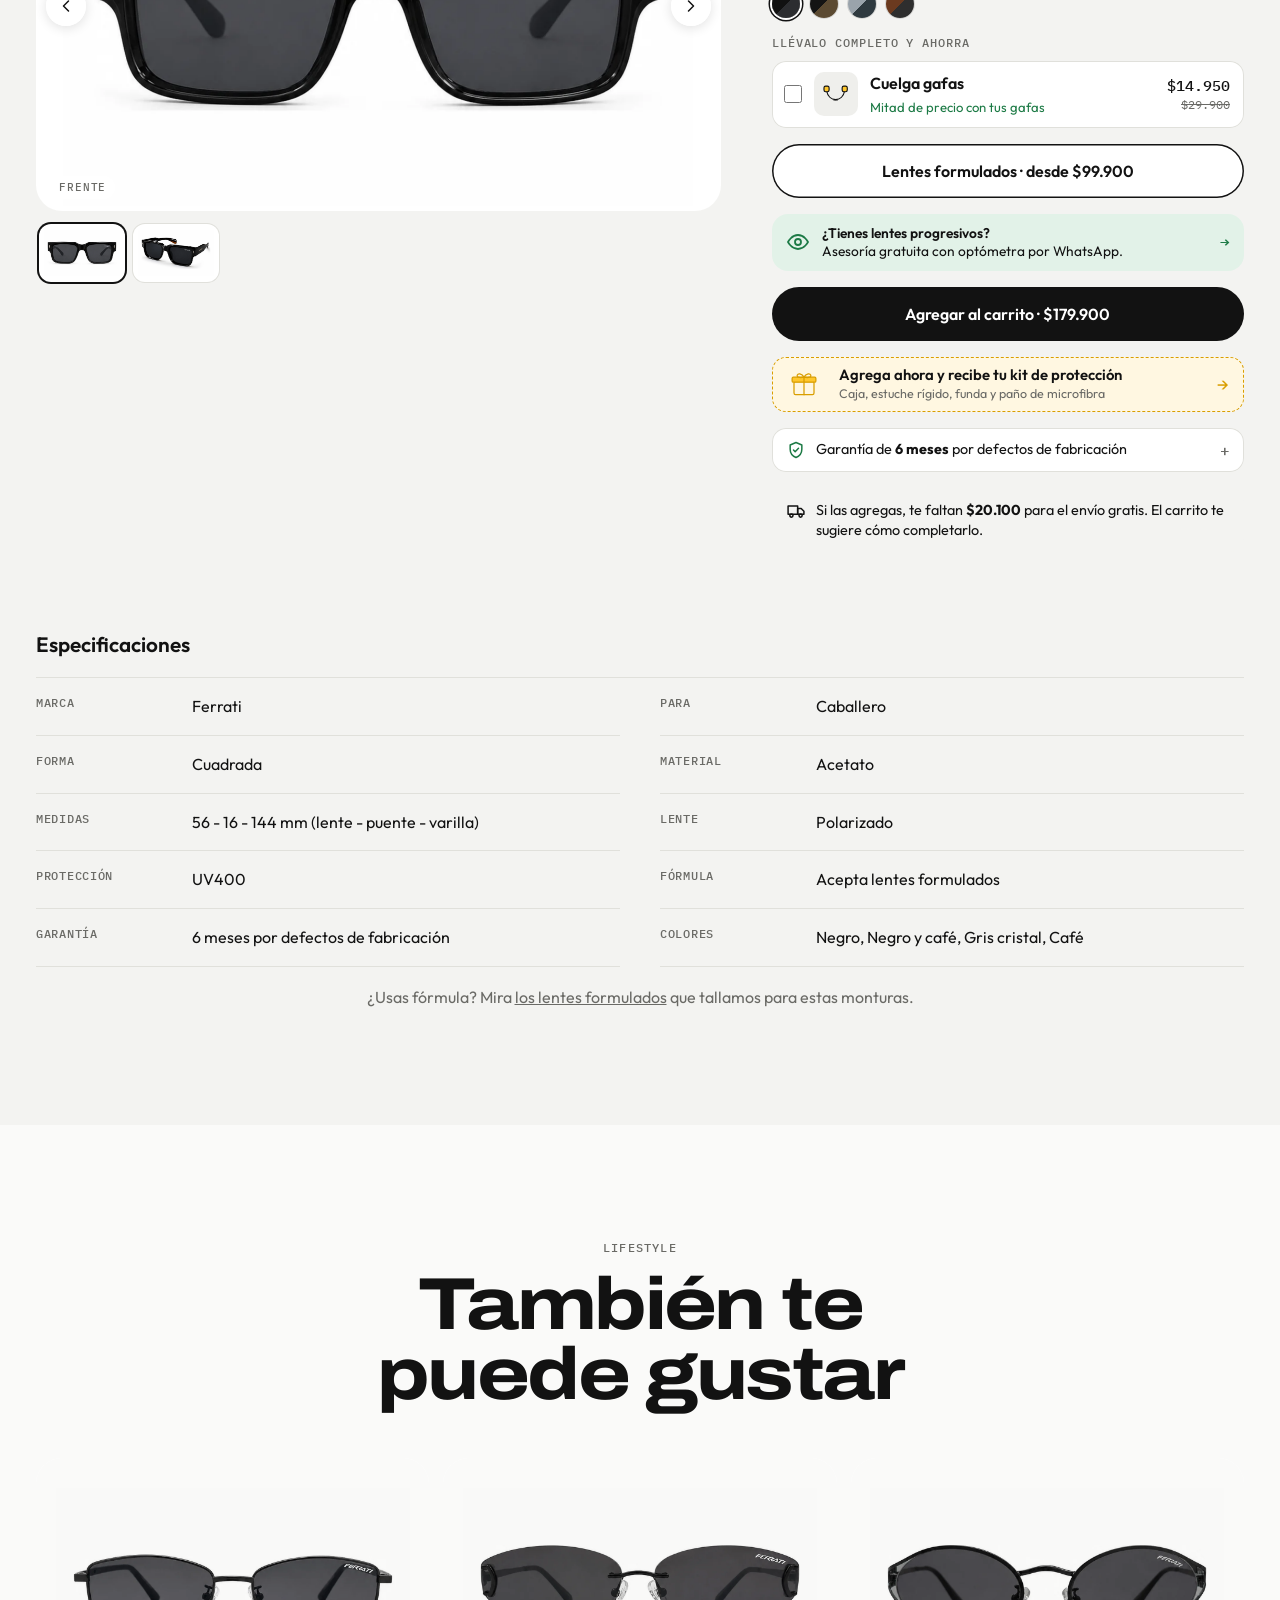
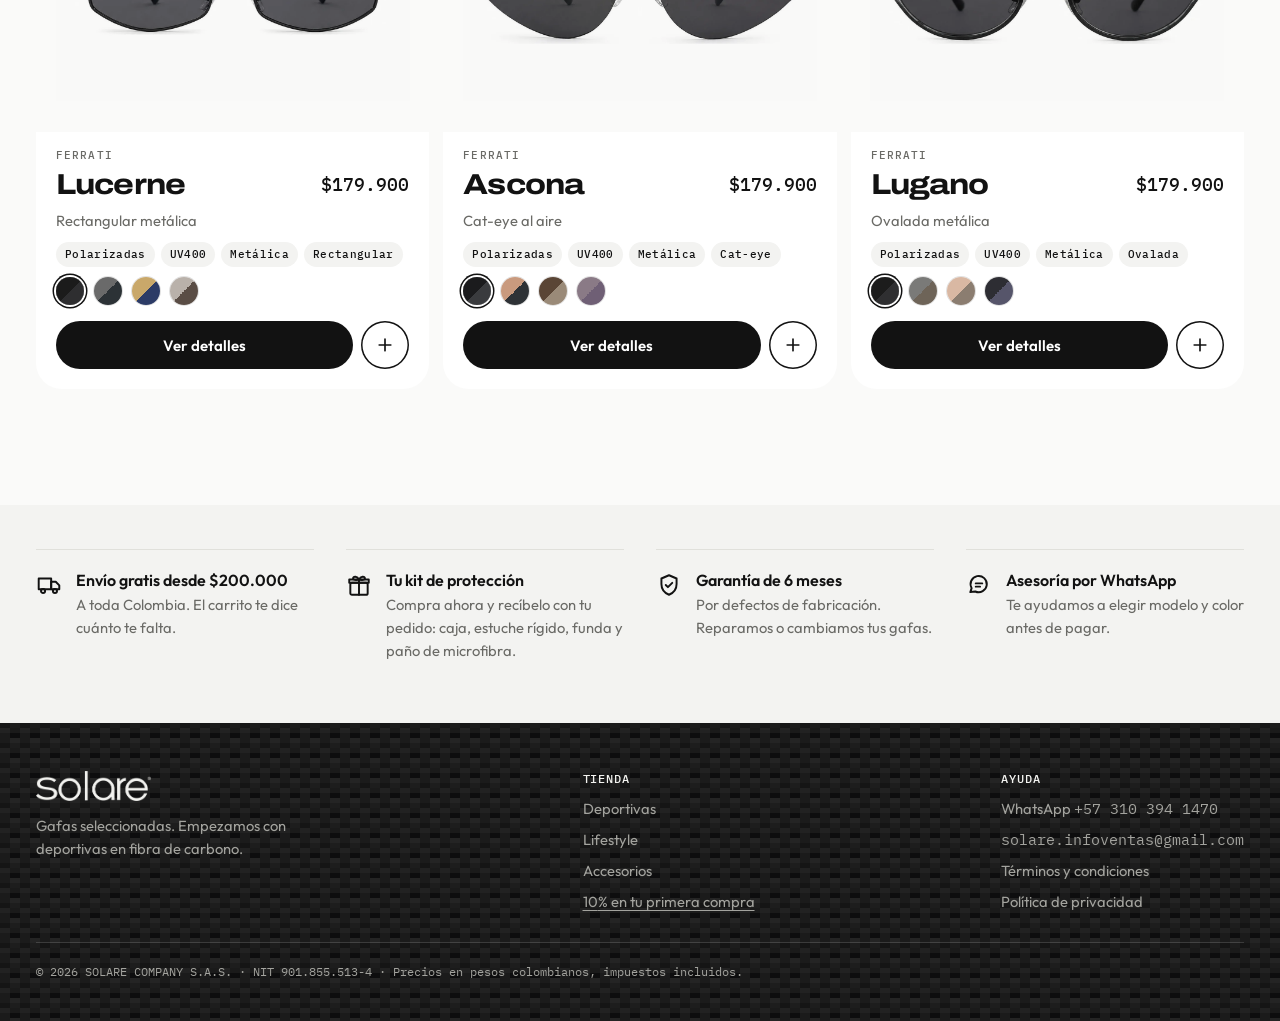
<file: lifestyle/montreux/index.html>
<!doctype html>
<html lang="es">
<head>
<meta charset="utf-8">
<meta name="viewport" content="width=device-width, initial-scale=1, viewport-fit=cover">
<title>Ferrati Montreux | Gafas de sol polarizadas para caballero | Solare</title>
<meta name="description" content="Gafas de sol Ferrati Montreux para caballero: cuadrada de acetato, 56-16-144. Polarizadas UV400, $179.900. Aceptan lentes formulados.">
<link rel="canonical" href="https://solarecol.com/lifestyle/montreux/">
<meta property="og:type" content="website">
<meta property="og:site_name" content="Solare">
<meta property="og:title" content="Ferrati Montreux | Gafas de sol polarizadas para caballero | Solare">
<meta property="og:description" content="Gafas de sol Ferrati Montreux para caballero: cuadrada de acetato, 56-16-144. Polarizadas UV400, $179.900. Aceptan lentes formulados.">
<meta property="og:url" content="https://solarecol.com/lifestyle/montreux/">
<meta property="og:image" content="https://solarecol.com/og.jpg">
<meta property="og:image:width" content="1200">
<meta property="og:image:height" content="630">
<meta name="twitter:card" content="summary_large_image">
<meta name="theme-color" content="#FAFAF9">
<link rel="icon" href="/favicon.ico" sizes="any">
<link rel="icon" href="/favicon-32.png" type="image/png" sizes="32x32">
<link rel="apple-touch-icon" href="/apple-touch-icon.png">
<link rel="preconnect" href="https://fonts.googleapis.com">
<link rel="preconnect" href="https://fonts.gstatic.com" crossorigin>
<link rel="stylesheet" href="https://fonts.googleapis.com/css2?family=Archivo:wdth,wght@100..125,600..800&family=IBM+Plex+Mono:wght@400;500&family=Outfit:wght@300;400;500;600&display=swap">
<link rel="stylesheet" href="/assets/solare.css?v=10">
</head>
<body data-pagina="producto" data-producto="montreux">
<main id="app"><noscript><p style="padding:24px;font-family:system-ui">Para ver la tienda activa JavaScript o escríbenos al WhatsApp +57 310 394 1470.</p></noscript></main>
<script src="/assets/datos.js?v=10"></script>
<script src="/assets/solare.js?v=10"></script>
</body>
</html>
</file>
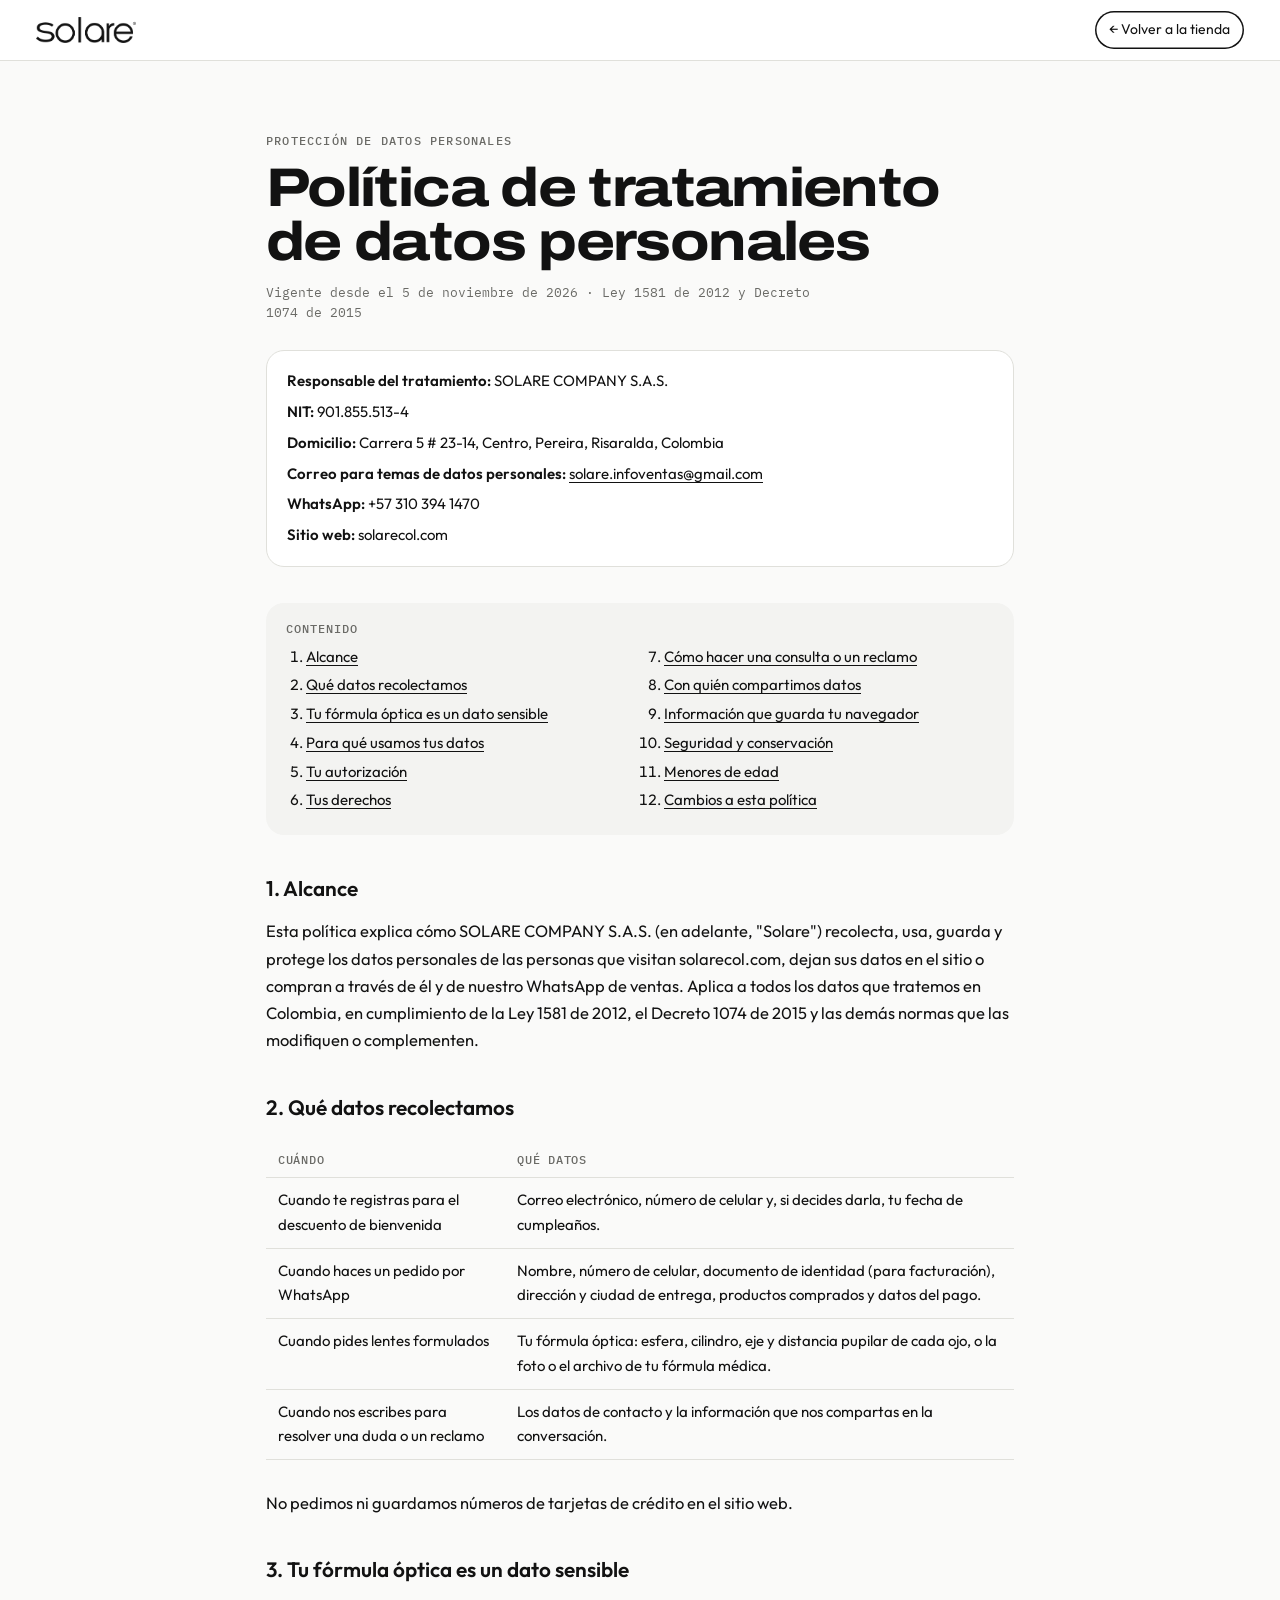
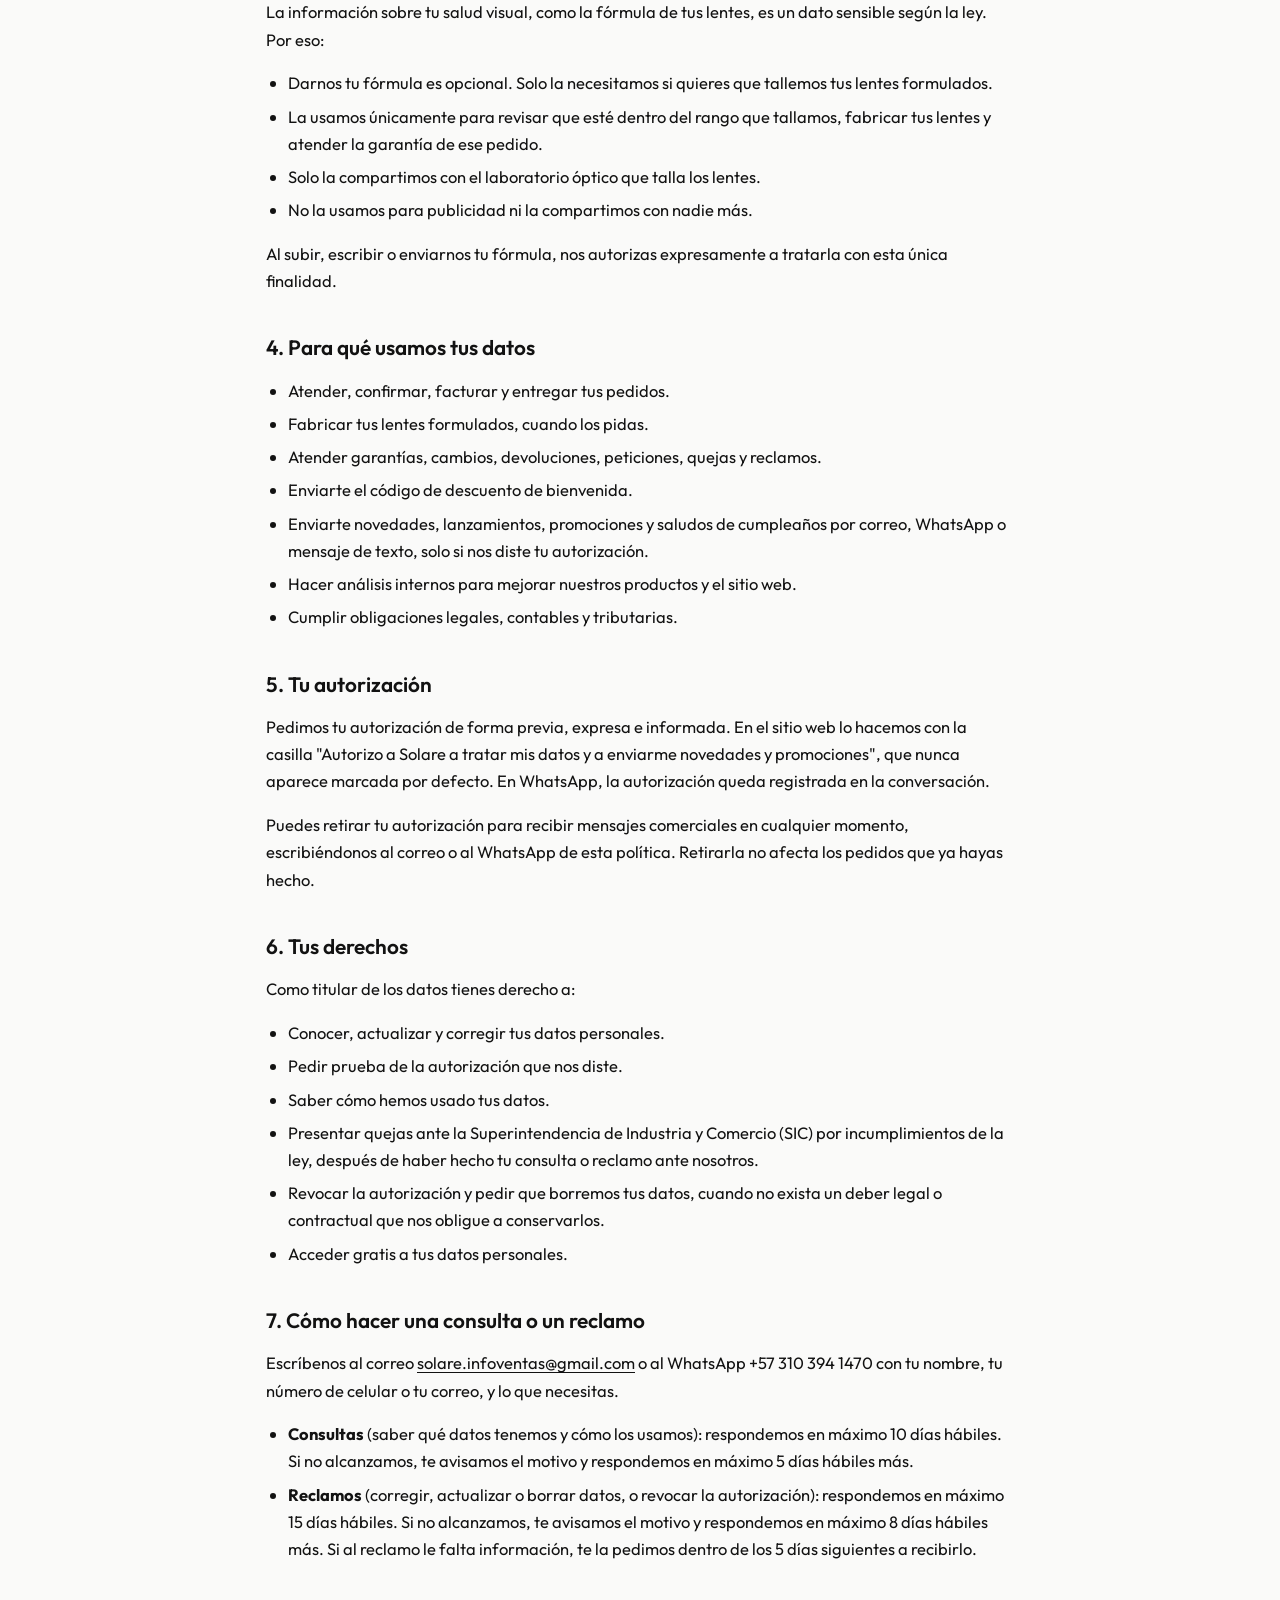
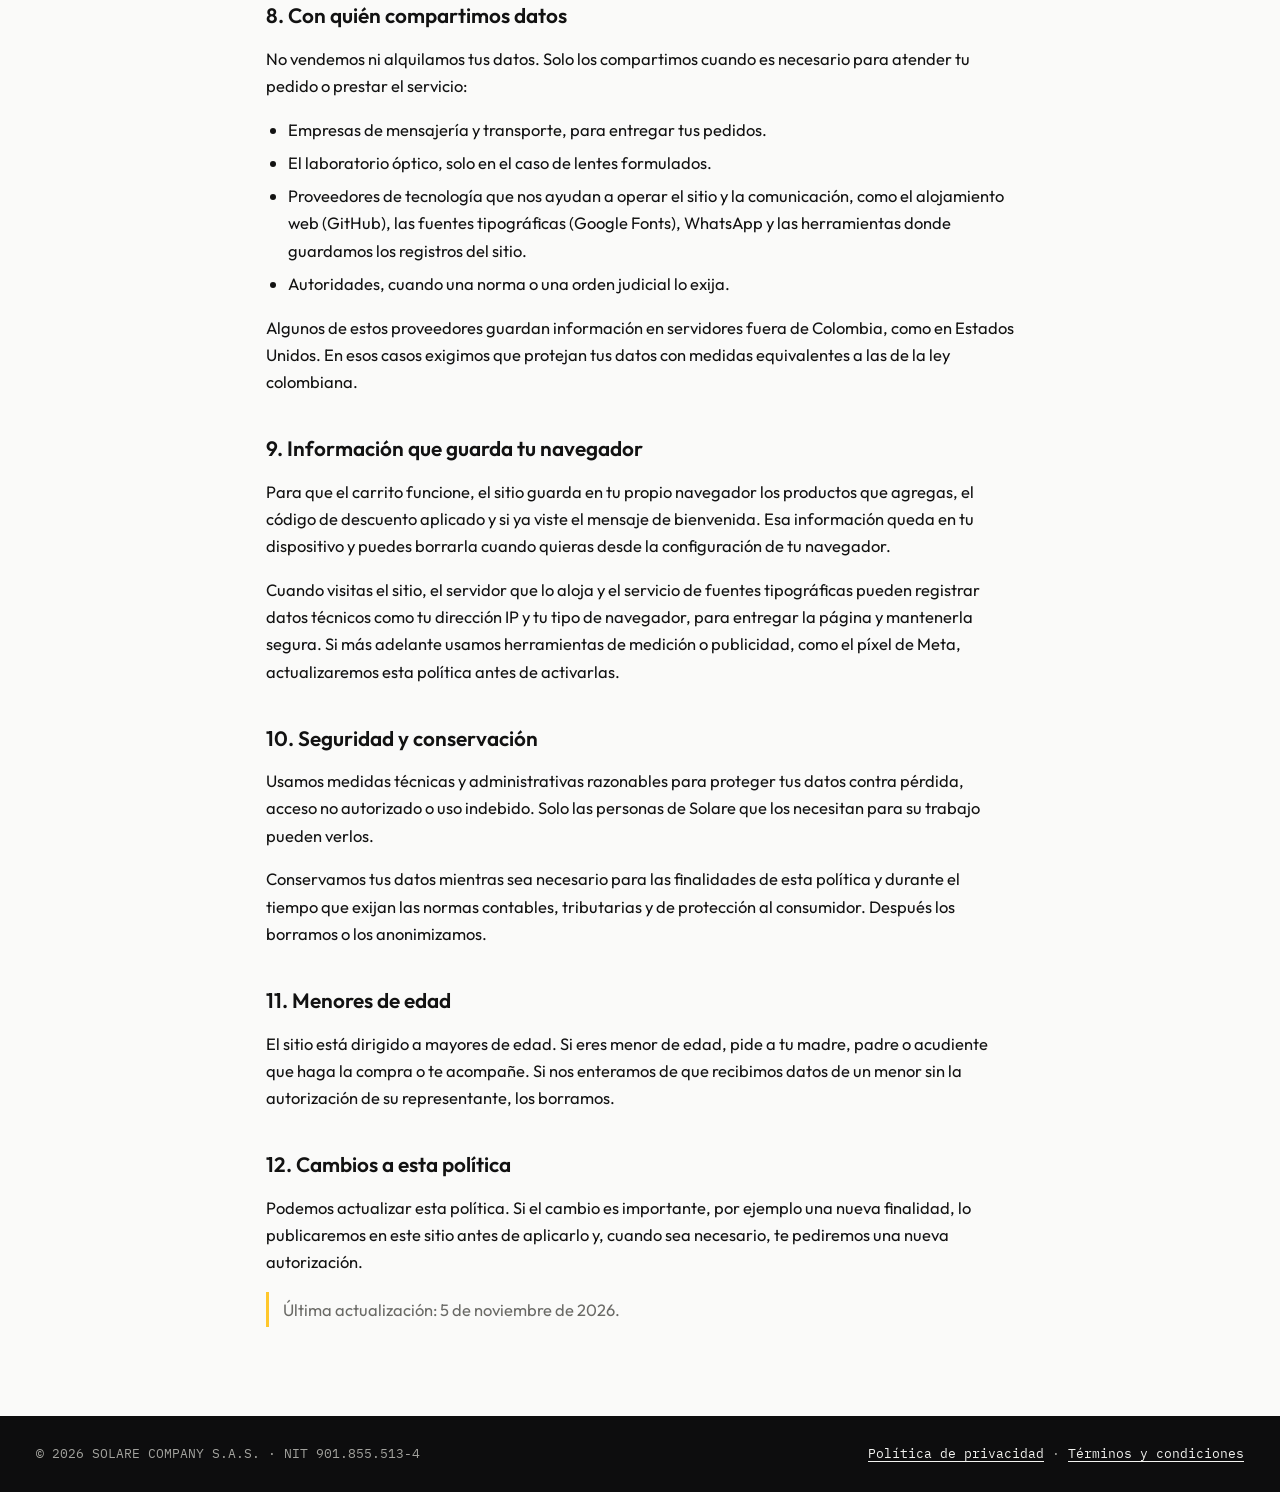
<file: privacidad.html>
<!doctype html>
<html lang="es">
<head>
<meta charset="utf-8">
<meta name="viewport" content="width=device-width, initial-scale=1, viewport-fit=cover">
<title>Política de tratamiento de datos personales | Solare</title>
<meta name="description" content="Cómo SOLARE COMPANY S.A.S. recolecta, usa y protege tus datos personales en solarecol.com, según la Ley 1581 de 2012.">
<meta name="robots" content="index, follow">
<link rel="canonical" href="https://solarecol.com/privacidad.html">
<link rel="icon" href="favicon.ico" sizes="any">
<link rel="icon" href="favicon-32.png" type="image/png" sizes="32x32">
<link rel="apple-touch-icon" href="apple-touch-icon.png">
<link rel="preconnect" href="https://fonts.googleapis.com">
<link rel="preconnect" href="https://fonts.gstatic.com" crossorigin>
<link rel="stylesheet" href="https://fonts.googleapis.com/css2?family=Archivo:wdth,wght@100..125,600..800&family=IBM+Plex+Mono:wght@400;500&family=Outfit:wght@300;400;500;600&display=swap">
<style>
:root{
  /* Documento legal: misma identidad que la tienda, columna de lectura de ~68 caracteres */
  --studio:#FAFAF9; --paper:#F3F3F1; --surface:#FFFFFF; --ink:#121212; --muted:#6A6A66; --line:#E0E0DB; --sun:#FFC72C; --cf:#0D0D0E; --cf-muted:#A3A39E;
  --f-display:"Archivo","Arial Narrow",system-ui,sans-serif;
  --f-ui:"Outfit",system-ui,-apple-system,"Segoe UI",Roboto,sans-serif;
  --f-mono:"IBM Plex Mono",ui-monospace,SFMono-Regular,Menlo,Consolas,monospace;
  --logo:url("[data-uri]");
  color-scheme:light;
}
*,*::before,*::after{box-sizing:border-box}
body{margin:0;background:var(--studio);color:var(--ink);font:400 16.5px/1.65 var(--f-ui);-webkit-font-smoothing:antialiased}
a{color:inherit;text-underline-offset:3px}
:focus-visible{outline:2px solid #D99E00;outline-offset:3px}
.wrap{max-width:780px;margin-inline:auto;padding-left:max(16px,env(safe-area-inset-left,0px));padding-right:max(16px,env(safe-area-inset-right,0px))}
.top{background:var(--surface);border-bottom:1px solid var(--line);position:sticky;top:0;z-index:5}
.top .wrap{display:flex;align-items:center;justify-content:space-between;gap:16px;height:60px;max-width:1240px}
.logo{display:block;width:100px;height:26px;background:var(--ink);-webkit-mask:var(--logo) no-repeat left center/contain;mask:var(--logo) no-repeat left center/contain}
.volver{font-size:14px;text-decoration:none;display:inline-flex;align-items:center;gap:6px;height:38px;padding-inline:14px;border-radius:999px;box-shadow:inset 0 0 0 1.5px var(--ink)}
main .wrap{padding-block:clamp(36px,6vw,72px) 72px}
.eyebrow{font:500 12px/1.3 var(--f-mono);letter-spacing:.1em;text-transform:uppercase;color:var(--muted);margin:0}
h1{font-family:var(--f-display);font-stretch:118%;font-weight:750;font-size:clamp(2.1rem,6vw,3.4rem);line-height:1;letter-spacing:-.03em;margin:12px 0 14px;text-wrap:balance}
.vigencia{font:400 13px/1.5 var(--f-mono);color:var(--muted);margin:0 0 28px}
.ficha{background:var(--surface);border:1px solid var(--line);border-radius:18px;padding:18px 20px;margin:0 0 36px;display:grid;gap:6px;font-size:15px}
.ficha b{font-weight:600}
.indice{margin:0 0 40px;padding:18px 20px;border-radius:18px;background:var(--paper)}
.indice p{margin:0 0 8px;font:500 12px/1.3 var(--f-mono);letter-spacing:.08em;text-transform:uppercase;color:var(--muted)}
.indice ol{margin:0;padding-left:20px;columns:2;column-gap:28px;font-size:15px}
.indice li{break-inside:avoid;margin-bottom:4px}
h2{font:600 1.3rem/1.25 var(--f-ui);margin:40px 0 10px;scroll-margin-top:80px}
h3{font:600 1.05rem/1.3 var(--f-ui);margin:22px 0 6px}
p,li{max-width:68ch}
ul,ol{padding-left:22px}
li{margin-bottom:6px}
.nota{border-left:3px solid var(--sun);padding:4px 0 4px 14px;color:var(--muted)}
table{width:100%;border-collapse:collapse;font-size:15px;margin:12px 0}
th,td{text-align:left;padding:10px 12px;border-bottom:1px solid var(--line);vertical-align:top}
th{font:500 12px/1.3 var(--f-mono);letter-spacing:.06em;text-transform:uppercase;color:var(--muted)}
.tabla{overflow-x:auto}
footer{background:var(--cf);color:var(--cf-muted);font:400 13px/1.6 var(--f-mono)}
footer .wrap{padding-block:28px calc(28px + env(safe-area-inset-bottom,0px));display:flex;flex-wrap:wrap;gap:8px 24px;justify-content:space-between;max-width:1240px}
footer a{color:#F3F3F0}
@media (max-width:600px){.indice ol{columns:1}}
</style>
</head>
<body>
<header class="top">
  <div class="wrap">
    <a href="./" aria-label="Solare, volver a la tienda"><span class="logo"></span></a>
    <a class="volver" href="./">← Volver a la tienda</a>
  </div>
</header>
<main>
  <div class="wrap">
    <p class="eyebrow">Protección de datos personales</p>
    <h1>Política de tratamiento de datos personales</h1>
    <p class="vigencia">Vigente desde el 5 de noviembre de 2026 · Ley 1581 de 2012 y Decreto 1074 de 2015</p>

    <div class="ficha">
      <span><b>Responsable del tratamiento:</b> SOLARE COMPANY S.A.S.</span>
      <span><b>NIT:</b> 901.855.513-4</span>
      <span><b>Domicilio:</b> Carrera 5 # 23-14, Centro, Pereira, Risaralda, Colombia</span>
      <span><b>Correo para temas de datos personales:</b> <a href="mailto:solare.infoventas@gmail.com">solare.infoventas@gmail.com</a></span>
      <span><b>WhatsApp:</b> +57 310 394 1470</span>
      <span><b>Sitio web:</b> solarecol.com</span>
    </div>

    <nav class="indice" aria-label="Contenido">
      <p>Contenido</p>
      <ol>
        <li><a href="#alcance">Alcance</a></li>
        <li><a href="#datos">Qué datos recolectamos</a></li>
        <li><a href="#sensibles">Tu fórmula óptica es un dato sensible</a></li>
        <li><a href="#finalidades">Para qué usamos tus datos</a></li>
        <li><a href="#autorizacion">Tu autorización</a></li>
        <li><a href="#derechos">Tus derechos</a></li>
        <li><a href="#consultas">Cómo hacer una consulta o un reclamo</a></li>
        <li><a href="#terceros">Con quién compartimos datos</a></li>
        <li><a href="#navegador">Información que guarda tu navegador</a></li>
        <li><a href="#seguridad">Seguridad y conservación</a></li>
        <li><a href="#menores">Menores de edad</a></li>
        <li><a href="#cambios">Cambios a esta política</a></li>
      </ol>
    </nav>

    <h2 id="alcance">1. Alcance</h2>
    <p>Esta política explica cómo SOLARE COMPANY S.A.S. (en adelante, "Solare") recolecta, usa, guarda y protege los datos personales de las personas que visitan solarecol.com, dejan sus datos en el sitio o compran a través de él y de nuestro WhatsApp de ventas. Aplica a todos los datos que tratemos en Colombia, en cumplimiento de la Ley 1581 de 2012, el Decreto 1074 de 2015 y las demás normas que las modifiquen o complementen.</p>

    <h2 id="datos">2. Qué datos recolectamos</h2>
    <div class="tabla">
      <table>
        <thead><tr><th>Cuándo</th><th>Qué datos</th></tr></thead>
        <tbody>
          <tr><td>Cuando te registras para el descuento de bienvenida</td><td>Correo electrónico, número de celular y, si decides darla, tu fecha de cumpleaños.</td></tr>
          <tr><td>Cuando haces un pedido por WhatsApp</td><td>Nombre, número de celular, documento de identidad (para facturación), dirección y ciudad de entrega, productos comprados y datos del pago.</td></tr>
          <tr><td>Cuando pides lentes formulados</td><td>Tu fórmula óptica: esfera, cilindro, eje y distancia pupilar de cada ojo, o la foto o el archivo de tu fórmula médica.</td></tr>
          <tr><td>Cuando nos escribes para resolver una duda o un reclamo</td><td>Los datos de contacto y la información que nos compartas en la conversación.</td></tr>
        </tbody>
      </table>
    </div>
    <p>No pedimos ni guardamos números de tarjetas de crédito en el sitio web.</p>

    <h2 id="sensibles">3. Tu fórmula óptica es un dato sensible</h2>
    <p>La información sobre tu salud visual, como la fórmula de tus lentes, es un dato sensible según la ley. Por eso:</p>
    <ul>
      <li>Darnos tu fórmula es opcional. Solo la necesitamos si quieres que tallemos tus lentes formulados.</li>
      <li>La usamos únicamente para revisar que esté dentro del rango que tallamos, fabricar tus lentes y atender la garantía de ese pedido.</li>
      <li>Solo la compartimos con el laboratorio óptico que talla los lentes.</li>
      <li>No la usamos para publicidad ni la compartimos con nadie más.</li>
    </ul>
    <p>Al subir, escribir o enviarnos tu fórmula, nos autorizas expresamente a tratarla con esta única finalidad.</p>

    <h2 id="finalidades">4. Para qué usamos tus datos</h2>
    <ul>
      <li>Atender, confirmar, facturar y entregar tus pedidos.</li>
      <li>Fabricar tus lentes formulados, cuando los pidas.</li>
      <li>Atender garantías, cambios, devoluciones, peticiones, quejas y reclamos.</li>
      <li>Enviarte el código de descuento de bienvenida.</li>
      <li>Enviarte novedades, lanzamientos, promociones y saludos de cumpleaños por correo, WhatsApp o mensaje de texto, solo si nos diste tu autorización.</li>
      <li>Hacer análisis internos para mejorar nuestros productos y el sitio web.</li>
      <li>Cumplir obligaciones legales, contables y tributarias.</li>
    </ul>

    <h2 id="autorizacion">5. Tu autorización</h2>
    <p>Pedimos tu autorización de forma previa, expresa e informada. En el sitio web lo hacemos con la casilla "Autorizo a Solare a tratar mis datos y a enviarme novedades y promociones", que nunca aparece marcada por defecto. En WhatsApp, la autorización queda registrada en la conversación.</p>
    <p>Puedes retirar tu autorización para recibir mensajes comerciales en cualquier momento, escribiéndonos al correo o al WhatsApp de esta política. Retirarla no afecta los pedidos que ya hayas hecho.</p>

    <h2 id="derechos">6. Tus derechos</h2>
    <p>Como titular de los datos tienes derecho a:</p>
    <ul>
      <li>Conocer, actualizar y corregir tus datos personales.</li>
      <li>Pedir prueba de la autorización que nos diste.</li>
      <li>Saber cómo hemos usado tus datos.</li>
      <li>Presentar quejas ante la Superintendencia de Industria y Comercio (SIC) por incumplimientos de la ley, después de haber hecho tu consulta o reclamo ante nosotros.</li>
      <li>Revocar la autorización y pedir que borremos tus datos, cuando no exista un deber legal o contractual que nos obligue a conservarlos.</li>
      <li>Acceder gratis a tus datos personales.</li>
    </ul>

    <h2 id="consultas">7. Cómo hacer una consulta o un reclamo</h2>
    <p>Escríbenos al correo <a href="mailto:solare.infoventas@gmail.com">solare.infoventas@gmail.com</a> o al WhatsApp +57 310 394 1470 con tu nombre, tu número de celular o tu correo, y lo que necesitas.</p>
    <ul>
      <li><b>Consultas</b> (saber qué datos tenemos y cómo los usamos): respondemos en máximo 10 días hábiles. Si no alcanzamos, te avisamos el motivo y respondemos en máximo 5 días hábiles más.</li>
      <li><b>Reclamos</b> (corregir, actualizar o borrar datos, o revocar la autorización): respondemos en máximo 15 días hábiles. Si no alcanzamos, te avisamos el motivo y respondemos en máximo 8 días hábiles más. Si al reclamo le falta información, te la pedimos dentro de los 5 días siguientes a recibirlo.</li>
    </ul>

    <h2 id="terceros">8. Con quién compartimos datos</h2>
    <p>No vendemos ni alquilamos tus datos. Solo los compartimos cuando es necesario para atender tu pedido o prestar el servicio:</p>
    <ul>
      <li>Empresas de mensajería y transporte, para entregar tus pedidos.</li>
      <li>El laboratorio óptico, solo en el caso de lentes formulados.</li>
      <li>Proveedores de tecnología que nos ayudan a operar el sitio y la comunicación, como el alojamiento web (GitHub), las fuentes tipográficas (Google Fonts), WhatsApp y las herramientas donde guardamos los registros del sitio.</li>
      <li>Autoridades, cuando una norma o una orden judicial lo exija.</li>
    </ul>
    <p>Algunos de estos proveedores guardan información en servidores fuera de Colombia, como en Estados Unidos. En esos casos exigimos que protejan tus datos con medidas equivalentes a las de la ley colombiana.</p>

    <h2 id="navegador">9. Información que guarda tu navegador</h2>
    <p>Para que el carrito funcione, el sitio guarda en tu propio navegador los productos que agregas, el código de descuento aplicado y si ya viste el mensaje de bienvenida. Esa información queda en tu dispositivo y puedes borrarla cuando quieras desde la configuración de tu navegador.</p>
    <p>Cuando visitas el sitio, el servidor que lo aloja y el servicio de fuentes tipográficas pueden registrar datos técnicos como tu dirección IP y tu tipo de navegador, para entregar la página y mantenerla segura. Si más adelante usamos herramientas de medición o publicidad, como el píxel de Meta, actualizaremos esta política antes de activarlas.</p>

    <h2 id="seguridad">10. Seguridad y conservación</h2>
    <p>Usamos medidas técnicas y administrativas razonables para proteger tus datos contra pérdida, acceso no autorizado o uso indebido. Solo las personas de Solare que los necesitan para su trabajo pueden verlos.</p>
    <p>Conservamos tus datos mientras sea necesario para las finalidades de esta política y durante el tiempo que exijan las normas contables, tributarias y de protección al consumidor. Después los borramos o los anonimizamos.</p>

    <h2 id="menores">11. Menores de edad</h2>
    <p>El sitio está dirigido a mayores de edad. Si eres menor de edad, pide a tu madre, padre o acudiente que haga la compra o te acompañe. Si nos enteramos de que recibimos datos de un menor sin la autorización de su representante, los borramos.</p>

    <h2 id="cambios">12. Cambios a esta política</h2>
    <p>Podemos actualizar esta política. Si el cambio es importante, por ejemplo una nueva finalidad, lo publicaremos en este sitio antes de aplicarlo y, cuando sea necesario, te pediremos una nueva autorización.</p>
    <p class="nota">Última actualización: 5 de noviembre de 2026.</p>
  </div>
</main>
<footer>
  <div class="wrap">
    <span>© 2026 SOLARE COMPANY S.A.S. · NIT 901.855.513-4</span>
    <span><a href="privacidad.html">Política de privacidad</a> · <a href="terminos.html">Términos y condiciones</a></span>
  </div>
</footer>
</body>
</html>
</file>
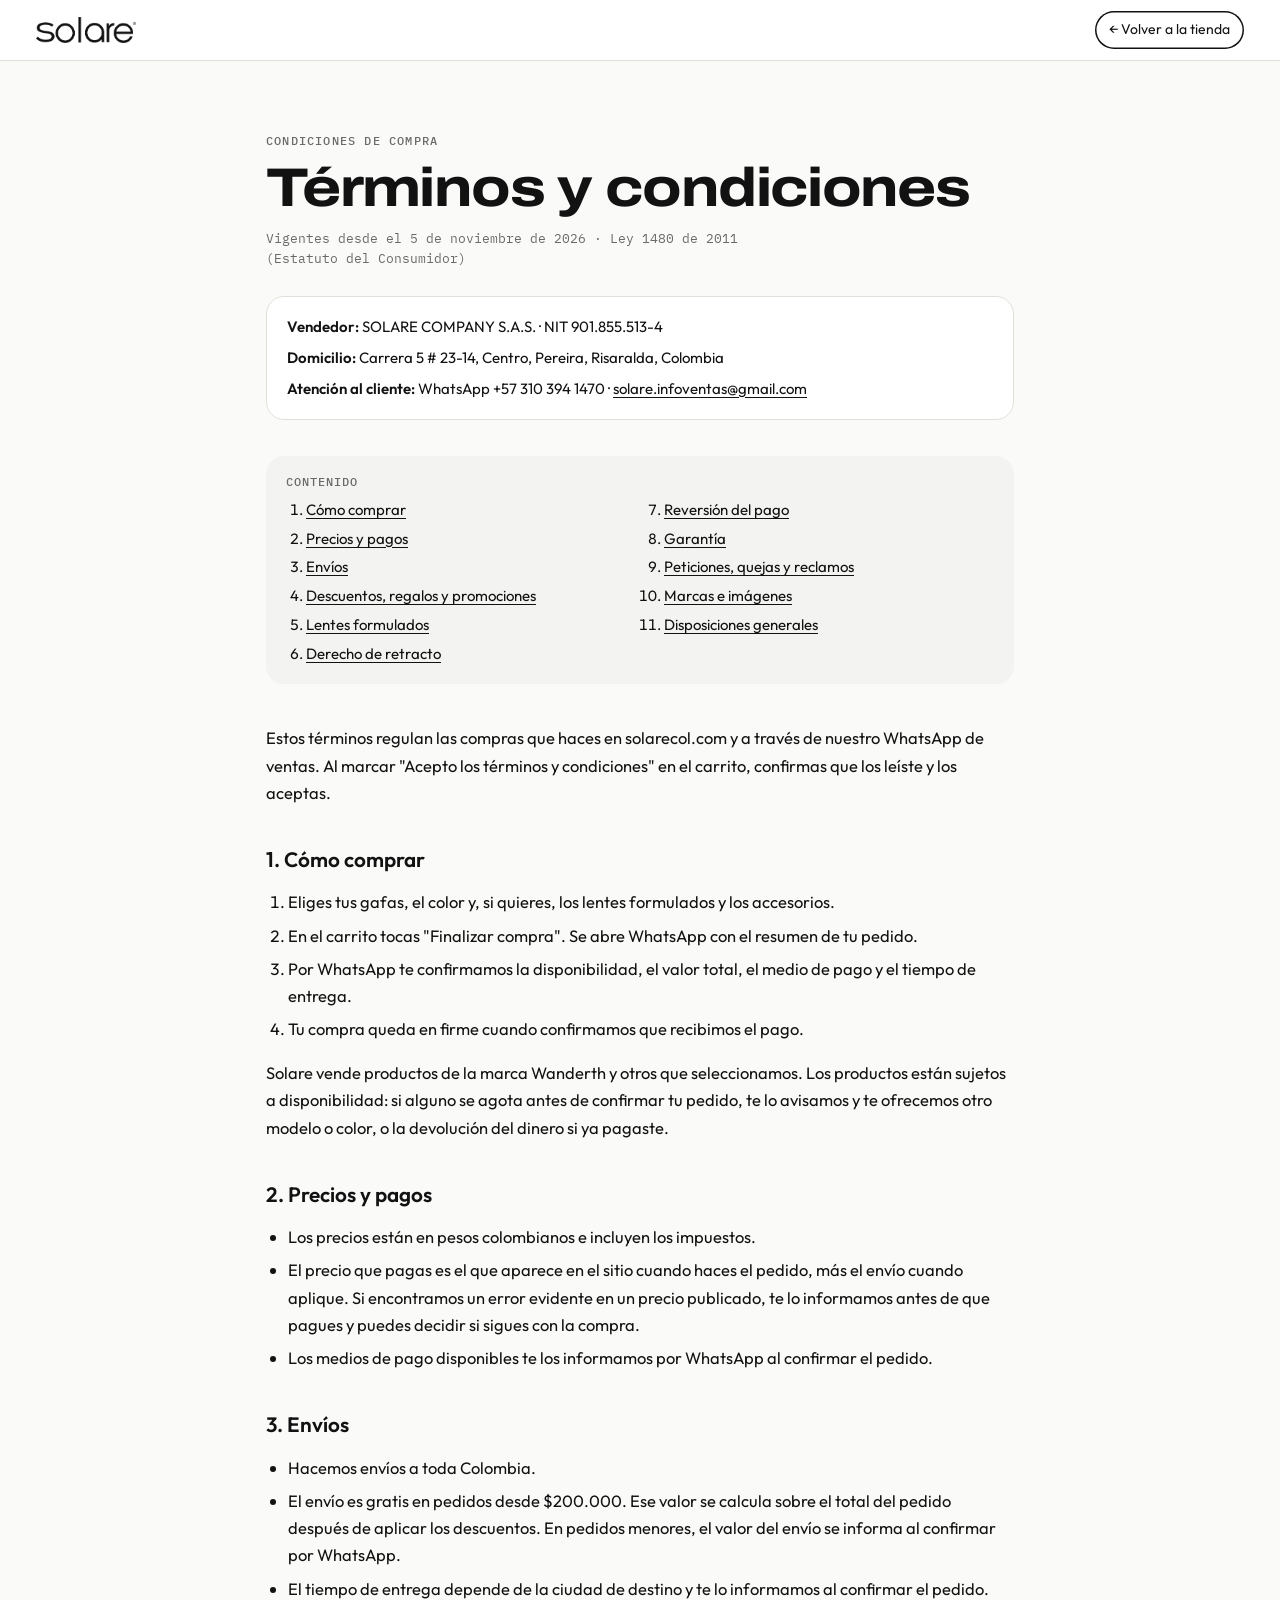
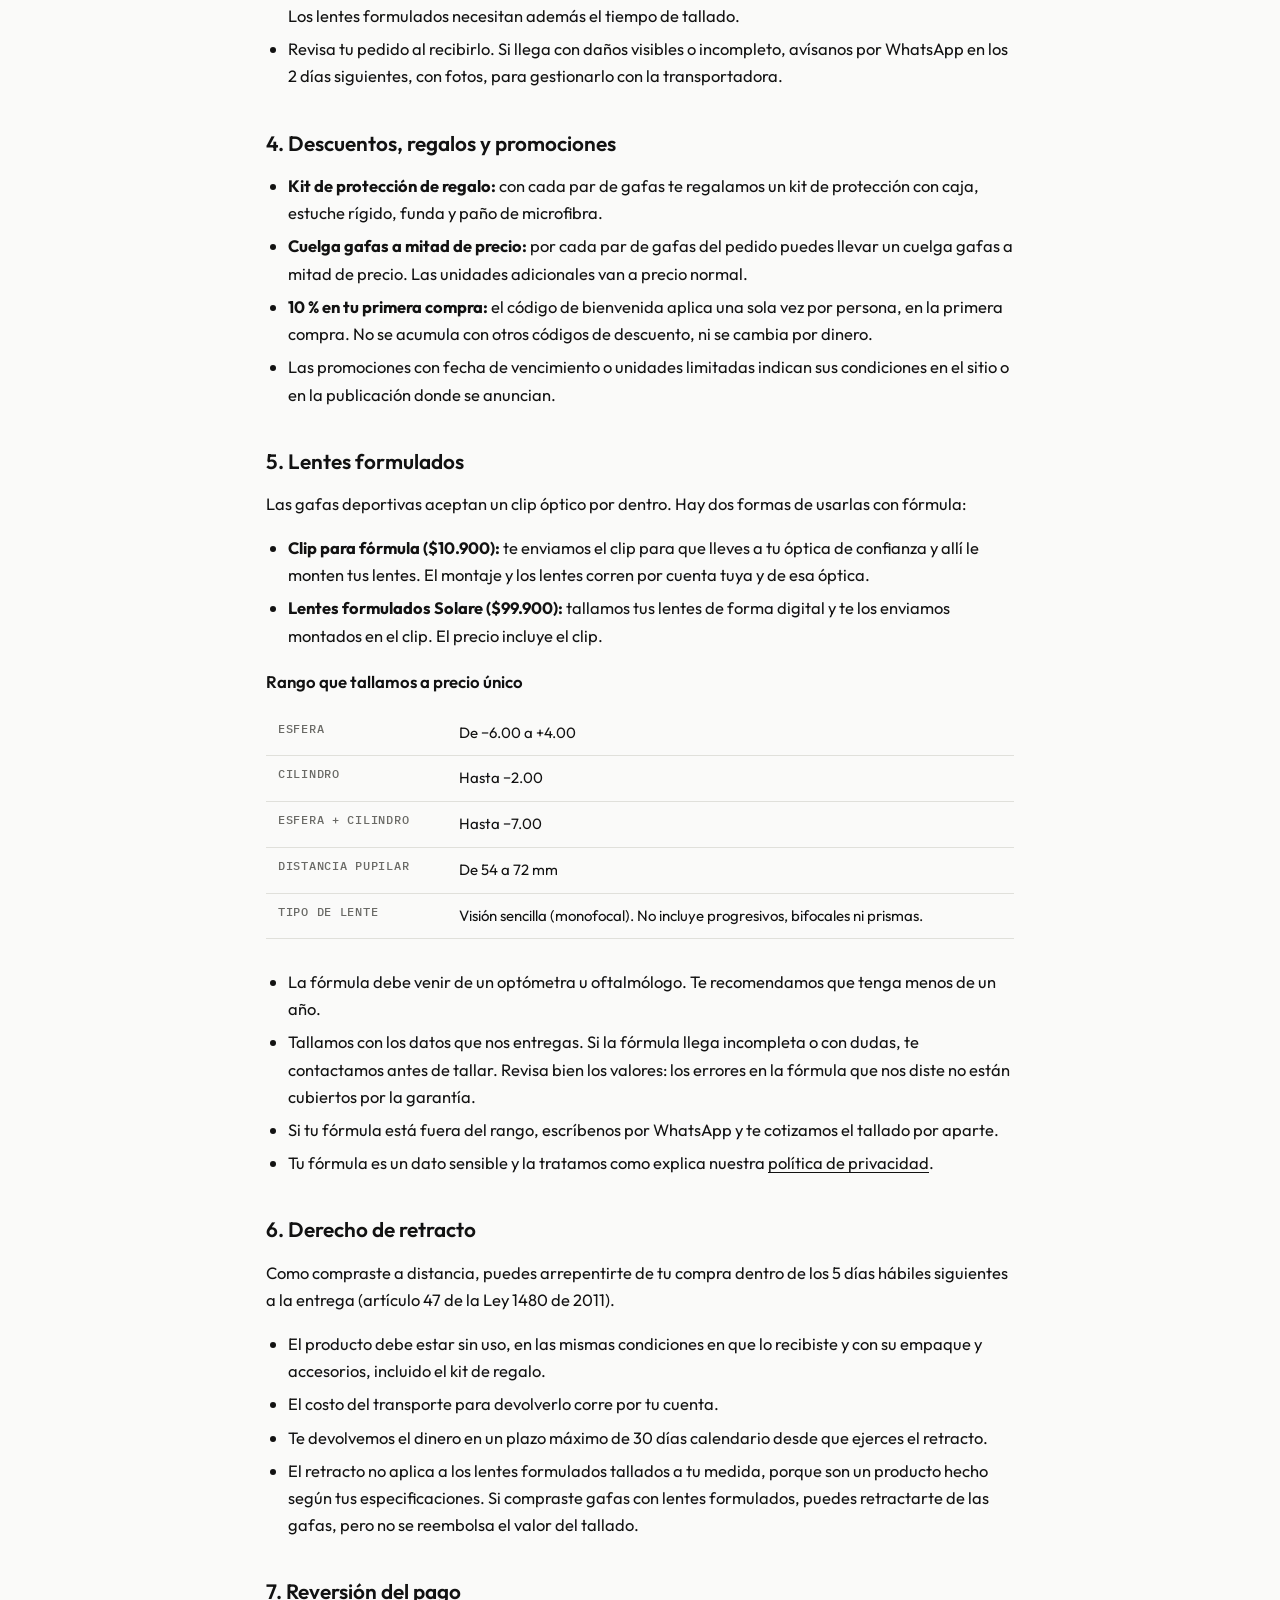
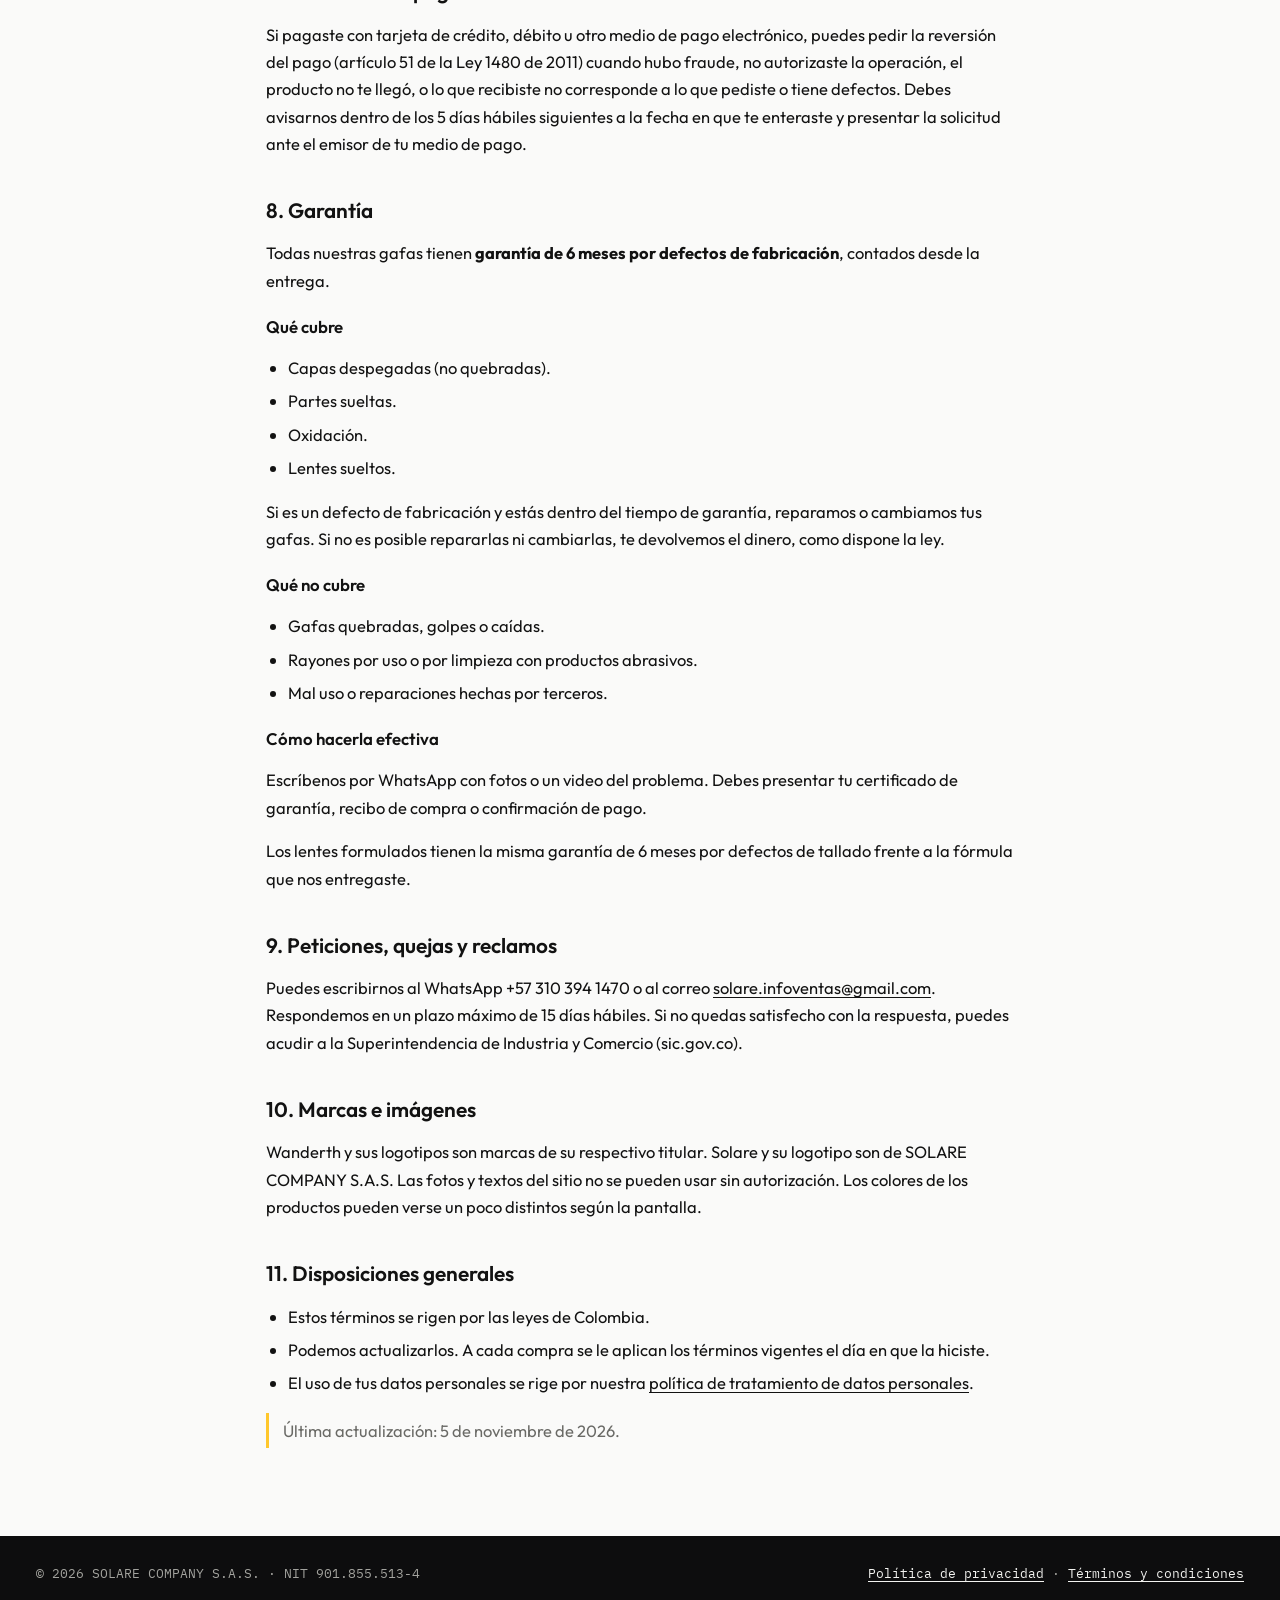
<file: terminos.html>
<!doctype html>
<html lang="es">
<head>
<meta charset="utf-8">
<meta name="viewport" content="width=device-width, initial-scale=1, viewport-fit=cover">
<title>Términos y condiciones | Solare</title>
<meta name="description" content="Condiciones de compra en solarecol.com: precios, envíos, lentes formulados, retracto, garantía y reclamos.">
<meta name="robots" content="index, follow">
<link rel="canonical" href="https://solarecol.com/terminos.html">
<link rel="icon" href="favicon.ico" sizes="any">
<link rel="icon" href="favicon-32.png" type="image/png" sizes="32x32">
<link rel="apple-touch-icon" href="apple-touch-icon.png">
<link rel="preconnect" href="https://fonts.googleapis.com">
<link rel="preconnect" href="https://fonts.gstatic.com" crossorigin>
<link rel="stylesheet" href="https://fonts.googleapis.com/css2?family=Archivo:wdth,wght@100..125,600..800&family=IBM+Plex+Mono:wght@400;500&family=Outfit:wght@300;400;500;600&display=swap">
<style>
:root{
  /* Documento legal: misma identidad que la tienda, columna de lectura de ~68 caracteres */
  --studio:#FAFAF9; --paper:#F3F3F1; --surface:#FFFFFF; --ink:#121212; --muted:#6A6A66; --line:#E0E0DB; --sun:#FFC72C; --cf:#0D0D0E; --cf-muted:#A3A39E;
  --f-display:"Archivo","Arial Narrow",system-ui,sans-serif;
  --f-ui:"Outfit",system-ui,-apple-system,"Segoe UI",Roboto,sans-serif;
  --f-mono:"IBM Plex Mono",ui-monospace,SFMono-Regular,Menlo,Consolas,monospace;
  --logo:url("[data-uri]");
  color-scheme:light;
}
*,*::before,*::after{box-sizing:border-box}
body{margin:0;background:var(--studio);color:var(--ink);font:400 16.5px/1.65 var(--f-ui);-webkit-font-smoothing:antialiased}
a{color:inherit;text-underline-offset:3px}
:focus-visible{outline:2px solid #D99E00;outline-offset:3px}
.wrap{max-width:780px;margin-inline:auto;padding-left:max(16px,env(safe-area-inset-left,0px));padding-right:max(16px,env(safe-area-inset-right,0px))}
.top{background:var(--surface);border-bottom:1px solid var(--line);position:sticky;top:0;z-index:5}
.top .wrap{display:flex;align-items:center;justify-content:space-between;gap:16px;height:60px;max-width:1240px}
.logo{display:block;width:100px;height:26px;background:var(--ink);-webkit-mask:var(--logo) no-repeat left center/contain;mask:var(--logo) no-repeat left center/contain}
.volver{font-size:14px;text-decoration:none;display:inline-flex;align-items:center;gap:6px;height:38px;padding-inline:14px;border-radius:999px;box-shadow:inset 0 0 0 1.5px var(--ink)}
main .wrap{padding-block:clamp(36px,6vw,72px) 72px}
.eyebrow{font:500 12px/1.3 var(--f-mono);letter-spacing:.1em;text-transform:uppercase;color:var(--muted);margin:0}
h1{font-family:var(--f-display);font-stretch:118%;font-weight:750;font-size:clamp(2.1rem,6vw,3.4rem);line-height:1;letter-spacing:-.03em;margin:12px 0 14px;text-wrap:balance}
.vigencia{font:400 13px/1.5 var(--f-mono);color:var(--muted);margin:0 0 28px}
.ficha{background:var(--surface);border:1px solid var(--line);border-radius:18px;padding:18px 20px;margin:0 0 36px;display:grid;gap:6px;font-size:15px}
.ficha b{font-weight:600}
.indice{margin:0 0 40px;padding:18px 20px;border-radius:18px;background:var(--paper)}
.indice p{margin:0 0 8px;font:500 12px/1.3 var(--f-mono);letter-spacing:.08em;text-transform:uppercase;color:var(--muted)}
.indice ol{margin:0;padding-left:20px;columns:2;column-gap:28px;font-size:15px}
.indice li{break-inside:avoid;margin-bottom:4px}
h2{font:600 1.3rem/1.25 var(--f-ui);margin:40px 0 10px;scroll-margin-top:80px}
h3{font:600 1.05rem/1.3 var(--f-ui);margin:22px 0 6px}
p,li{max-width:68ch}
ul,ol{padding-left:22px}
li{margin-bottom:6px}
.nota{border-left:3px solid var(--sun);padding:4px 0 4px 14px;color:var(--muted)}
table{width:100%;border-collapse:collapse;font-size:15px;margin:12px 0}
th,td{text-align:left;padding:10px 12px;border-bottom:1px solid var(--line);vertical-align:top}
th{font:500 12px/1.3 var(--f-mono);letter-spacing:.06em;text-transform:uppercase;color:var(--muted)}
.tabla{overflow-x:auto}
footer{background:var(--cf);color:var(--cf-muted);font:400 13px/1.6 var(--f-mono)}
footer .wrap{padding-block:28px calc(28px + env(safe-area-inset-bottom,0px));display:flex;flex-wrap:wrap;gap:8px 24px;justify-content:space-between;max-width:1240px}
footer a{color:#F3F3F0}
@media (max-width:600px){.indice ol{columns:1}}
</style>
</head>
<body>
<header class="top">
  <div class="wrap">
    <a href="./" aria-label="Solare, volver a la tienda"><span class="logo"></span></a>
    <a class="volver" href="./">← Volver a la tienda</a>
  </div>
</header>
<main>
  <div class="wrap">
    <p class="eyebrow">Condiciones de compra</p>
    <h1>Términos y condiciones</h1>
    <p class="vigencia">Vigentes desde el 5 de noviembre de 2026 · Ley 1480 de 2011 (Estatuto del Consumidor)</p>

    <div class="ficha">
      <span><b>Vendedor:</b> SOLARE COMPANY S.A.S. · NIT 901.855.513-4</span>
      <span><b>Domicilio:</b> Carrera 5 # 23-14, Centro, Pereira, Risaralda, Colombia</span>
      <span><b>Atención al cliente:</b> WhatsApp +57 310 394 1470 · <a href="mailto:solare.infoventas@gmail.com">solare.infoventas@gmail.com</a></span>
    </div>

    <nav class="indice" aria-label="Contenido">
      <p>Contenido</p>
      <ol>
        <li><a href="#como-comprar">Cómo comprar</a></li>
        <li><a href="#precios">Precios y pagos</a></li>
        <li><a href="#envios">Envíos</a></li>
        <li><a href="#promociones">Descuentos, regalos y promociones</a></li>
        <li><a href="#formulados">Lentes formulados</a></li>
        <li><a href="#retracto">Derecho de retracto</a></li>
        <li><a href="#reversion">Reversión del pago</a></li>
        <li><a href="#garantia">Garantía</a></li>
        <li><a href="#pqr">Peticiones, quejas y reclamos</a></li>
        <li><a href="#marcas">Marcas e imágenes</a></li>
        <li><a href="#generales">Disposiciones generales</a></li>
      </ol>
    </nav>

    <p>Estos términos regulan las compras que haces en solarecol.com y a través de nuestro WhatsApp de ventas. Al marcar "Acepto los términos y condiciones" en el carrito, confirmas que los leíste y los aceptas.</p>

    <h2 id="como-comprar">1. Cómo comprar</h2>
    <ol>
      <li>Eliges tus gafas, el color y, si quieres, los lentes formulados y los accesorios.</li>
      <li>En el carrito tocas "Finalizar compra". Se abre WhatsApp con el resumen de tu pedido.</li>
      <li>Por WhatsApp te confirmamos la disponibilidad, el valor total, el medio de pago y el tiempo de entrega.</li>
      <li>Tu compra queda en firme cuando confirmamos que recibimos el pago.</li>
    </ol>
    <p>Solare vende productos de la marca Wanderth y otros que seleccionamos. Los productos están sujetos a disponibilidad: si alguno se agota antes de confirmar tu pedido, te lo avisamos y te ofrecemos otro modelo o color, o la devolución del dinero si ya pagaste.</p>

    <h2 id="precios">2. Precios y pagos</h2>
    <ul>
      <li>Los precios están en pesos colombianos e incluyen los impuestos.</li>
      <li>El precio que pagas es el que aparece en el sitio cuando haces el pedido, más el envío cuando aplique. Si encontramos un error evidente en un precio publicado, te lo informamos antes de que pagues y puedes decidir si sigues con la compra.</li>
      <li>Los medios de pago disponibles te los informamos por WhatsApp al confirmar el pedido.</li>
    </ul>

    <h2 id="envios">3. Envíos</h2>
    <ul>
      <li>Hacemos envíos a toda Colombia.</li>
      <li>El envío es gratis en pedidos desde $200.000. Ese valor se calcula sobre el total del pedido después de aplicar los descuentos. En pedidos menores, el valor del envío se informa al confirmar por WhatsApp.</li>
      <li>El tiempo de entrega depende de la ciudad de destino y te lo informamos al confirmar el pedido. Los lentes formulados necesitan además el tiempo de tallado.</li>
      <li>Revisa tu pedido al recibirlo. Si llega con daños visibles o incompleto, avísanos por WhatsApp en los 2 días siguientes, con fotos, para gestionarlo con la transportadora.</li>
    </ul>

    <h2 id="promociones">4. Descuentos, regalos y promociones</h2>
    <ul>
      <li><b>Kit de protección de regalo:</b> con cada par de gafas te regalamos un kit de protección con caja, estuche rígido, funda y paño de microfibra.</li>
      <li><b>Cuelga gafas a mitad de precio:</b> por cada par de gafas del pedido puedes llevar un cuelga gafas a mitad de precio. Las unidades adicionales van a precio normal.</li>
      <li><b>10 % en tu primera compra:</b> el código de bienvenida aplica una sola vez por persona, en la primera compra. No se acumula con otros códigos de descuento, ni se cambia por dinero.</li>
      <li>Las promociones con fecha de vencimiento o unidades limitadas indican sus condiciones en el sitio o en la publicación donde se anuncian.</li>
    </ul>

    <h2 id="formulados">5. Lentes formulados</h2>
    <p>Las gafas deportivas aceptan un clip óptico por dentro. Hay dos formas de usarlas con fórmula:</p>
    <ul>
      <li><b>Clip para fórmula ($10.900):</b> te enviamos el clip para que lleves a tu óptica de confianza y allí le monten tus lentes. El montaje y los lentes corren por cuenta tuya y de esa óptica.</li>
      <li><b>Lentes formulados Solare ($99.900):</b> tallamos tus lentes de forma digital y te los enviamos montados en el clip. El precio incluye el clip.</li>
    </ul>
    <h3>Rango que tallamos a precio único</h3>
    <div class="tabla">
      <table>
        <tbody>
          <tr><th>Esfera</th><td>De −6.00 a +4.00</td></tr>
          <tr><th>Cilindro</th><td>Hasta −2.00</td></tr>
          <tr><th>Esfera + cilindro</th><td>Hasta −7.00</td></tr>
          <tr><th>Distancia pupilar</th><td>De 54 a 72 mm</td></tr>
          <tr><th>Tipo de lente</th><td>Visión sencilla (monofocal). No incluye progresivos, bifocales ni prismas.</td></tr>
        </tbody>
      </table>
    </div>
    <ul>
      <li>La fórmula debe venir de un optómetra u oftalmólogo. Te recomendamos que tenga menos de un año.</li>
      <li>Tallamos con los datos que nos entregas. Si la fórmula llega incompleta o con dudas, te contactamos antes de tallar. Revisa bien los valores: los errores en la fórmula que nos diste no están cubiertos por la garantía.</li>
      <li>Si tu fórmula está fuera del rango, escríbenos por WhatsApp y te cotizamos el tallado por aparte.</li>
      <li>Tu fórmula es un dato sensible y la tratamos como explica nuestra <a href="privacidad.html#sensibles">política de privacidad</a>.</li>
    </ul>

    <h2 id="retracto">6. Derecho de retracto</h2>
    <p>Como compraste a distancia, puedes arrepentirte de tu compra dentro de los 5 días hábiles siguientes a la entrega (artículo 47 de la Ley 1480 de 2011).</p>
    <ul>
      <li>El producto debe estar sin uso, en las mismas condiciones en que lo recibiste y con su empaque y accesorios, incluido el kit de regalo.</li>
      <li>El costo del transporte para devolverlo corre por tu cuenta.</li>
      <li>Te devolvemos el dinero en un plazo máximo de 30 días calendario desde que ejerces el retracto.</li>
      <li>El retracto no aplica a los lentes formulados tallados a tu medida, porque son un producto hecho según tus especificaciones. Si compraste gafas con lentes formulados, puedes retractarte de las gafas, pero no se reembolsa el valor del tallado.</li>
    </ul>

    <h2 id="reversion">7. Reversión del pago</h2>
    <p>Si pagaste con tarjeta de crédito, débito u otro medio de pago electrónico, puedes pedir la reversión del pago (artículo 51 de la Ley 1480 de 2011) cuando hubo fraude, no autorizaste la operación, el producto no te llegó, o lo que recibiste no corresponde a lo que pediste o tiene defectos. Debes avisarnos dentro de los 5 días hábiles siguientes a la fecha en que te enteraste y presentar la solicitud ante el emisor de tu medio de pago.</p>

    <h2 id="garantia">8. Garantía</h2>
    <p>Todas nuestras gafas tienen <b>garantía de 6 meses por defectos de fabricación</b>, contados desde la entrega.</p>
    <h3>Qué cubre</h3>
    <ul>
      <li>Capas despegadas (no quebradas).</li>
      <li>Partes sueltas.</li>
      <li>Oxidación.</li>
      <li>Lentes sueltos.</li>
    </ul>
    <p>Si es un defecto de fabricación y estás dentro del tiempo de garantía, reparamos o cambiamos tus gafas. Si no es posible repararlas ni cambiarlas, te devolvemos el dinero, como dispone la ley.</p>
    <h3>Qué no cubre</h3>
    <ul>
      <li>Gafas quebradas, golpes o caídas.</li>
      <li>Rayones por uso o por limpieza con productos abrasivos.</li>
      <li>Mal uso o reparaciones hechas por terceros.</li>
    </ul>
    <h3>Cómo hacerla efectiva</h3>
    <p>Escríbenos por WhatsApp con fotos o un video del problema. Debes presentar tu certificado de garantía, recibo de compra o confirmación de pago.</p>
    <p>Los lentes formulados tienen la misma garantía de 6 meses por defectos de tallado frente a la fórmula que nos entregaste.</p>

    <h2 id="pqr">9. Peticiones, quejas y reclamos</h2>
    <p>Puedes escribirnos al WhatsApp +57 310 394 1470 o al correo <a href="mailto:solare.infoventas@gmail.com">solare.infoventas@gmail.com</a>. Respondemos en un plazo máximo de 15 días hábiles. Si no quedas satisfecho con la respuesta, puedes acudir a la Superintendencia de Industria y Comercio (sic.gov.co).</p>

    <h2 id="marcas">10. Marcas e imágenes</h2>
    <p>Wanderth y sus logotipos son marcas de su respectivo titular. Solare y su logotipo son de SOLARE COMPANY S.A.S. Las fotos y textos del sitio no se pueden usar sin autorización. Los colores de los productos pueden verse un poco distintos según la pantalla.</p>

    <h2 id="generales">11. Disposiciones generales</h2>
    <ul>
      <li>Estos términos se rigen por las leyes de Colombia.</li>
      <li>Podemos actualizarlos. A cada compra se le aplican los términos vigentes el día en que la hiciste.</li>
      <li>El uso de tus datos personales se rige por nuestra <a href="privacidad.html">política de tratamiento de datos personales</a>.</li>
    </ul>
    <p class="nota">Última actualización: 5 de noviembre de 2026.</p>
  </div>
</main>
<footer>
  <div class="wrap">
    <span>© 2026 SOLARE COMPANY S.A.S. · NIT 901.855.513-4</span>
    <span><a href="privacidad.html">Política de privacidad</a> · <a href="terminos.html">Términos y condiciones</a></span>
  </div>
</footer>
</body>
</html>
</file>
<file: assets/solare.css>
/* Solare — estilos compartidos de todas las páginas de la tienda. */
:root{
  /* Layout: página de producto tipo estudio. Fondo casi blanco que se funde con las fotos, bandas de carbono para la textura, titulares enormes centrados, grilla de detalles y galería con caja de compra. Un solo tema claro a propósito: las fotos son de estudio blanco. */
  --studio:#FAFAF9; --paper:#F3F3F1; --tile:#EFEFEC; --surface:#FFFFFF;
  --ink:#121212; --muted:#6A6A66; --line:#E0E0DB;
  --sun:#FFC72C; --sun-hi:#FFD65C; --sun-deep:#D99E00; --on-sun:#121212;
  --ok:#1C7A45; --ok-bg:#E2F2E8; --err:#B3261E;
  --cf:#0D0D0E; --cf-ink:#F3F3F0; --cf-muted:#A3A39E; --cf-line:rgba(255,255,255,.14);
  --scrim:rgba(12,12,12,.5);
  --f-display:"Archivo","Arial Narrow",system-ui,sans-serif;
  --f-ui:"Outfit",system-ui,-apple-system,"Segoe UI",Roboto,sans-serif;
  --f-mono:"IBM Plex Mono",ui-monospace,SFMono-Regular,Menlo,Consolas,monospace;
  --ease-out:cubic-bezier(.23,1,.32,1);
  --nav-h:64px;
  --logo:url("[data-uri]");
  color-scheme:light;
}

*,*::before,*::after{box-sizing:border-box}
html{scroll-behavior:smooth;scroll-padding-top:calc(var(--nav-h) + 64px)}
body{margin:0;background:var(--studio);color:var(--ink);font:400 16px/1.55 var(--f-ui);-webkit-font-smoothing:antialiased;text-rendering:optimizeLegibility}
body.lock{overflow:hidden}
img{max-width:100%}
[hidden]{display:none!important}
button{font:inherit;color:inherit}
a{color:inherit}
h1,h2,h3,h4{text-wrap:balance}
:focus-visible{outline:2px solid var(--sun-deep);outline-offset:3px}
.wrap{max-width:1240px;margin-inline:auto;padding-left:max(16px,env(safe-area-inset-left,0px));padding-right:max(16px,env(safe-area-inset-right,0px))}
.mono{font-family:var(--f-mono);font-variant-numeric:tabular-nums}
.label{font:500 12px/1.3 var(--f-mono);letter-spacing:.08em;text-transform:uppercase;color:var(--muted);margin:0}
.sr{position:absolute;width:1px;height:1px;overflow:hidden;clip:rect(0 0 0 0);white-space:nowrap}
.foto{mix-blend-mode:multiply}

/* Botones */
.btn{display:inline-flex;align-items:center;justify-content:center;gap:8px;height:50px;padding-inline:26px;border-radius:999px;border:0;font:600 15px/1 var(--f-ui);cursor:pointer;text-decoration:none;white-space:nowrap;transition:transform .16s var(--ease-out),background-color .2s,opacity .2s}
.btn:active{transform:scale(.97)}
.btn-sun{background:var(--sun);color:var(--on-sun)}
.btn-ink{background:var(--ink);color:var(--surface)}
.btn-line{background:transparent;color:inherit;box-shadow:inset 0 0 0 1.5px currentColor}
.btn-mini{height:38px;padding-inline:16px;font-size:13.5px}
@media (hover:hover){.btn-sun:hover{background:var(--sun-hi)}.btn-ink:hover{opacity:.86}.btn-line:hover{background:color-mix(in srgb,currentColor 8%,transparent)}}
.btn.soft{opacity:.5}
.linkbtn{background:none;border:0;padding:0;cursor:pointer;text-decoration:underline;text-underline-offset:3px;font:inherit;color:inherit}
.icon-btn{width:40px;height:40px;flex:none;border-radius:50%;border:0;background:transparent;display:grid;place-items:center;cursor:pointer;color:inherit}
.icon-btn svg{width:20px;height:20px}
@media (hover:hover){.icon-btn:hover{background:var(--tile)}}

/* Muestras de color: mitad montura, mitad lente */
.sws{display:flex;flex-wrap:wrap;gap:10px;align-items:center}
.sw{display:inline-flex;align-items:center;gap:8px;border:0;background:none;padding:0;cursor:pointer;font:500 14px/1 var(--f-ui);color:var(--muted)}
.sw i{position:relative;width:28px;height:28px;border-radius:50%;background:linear-gradient(135deg,var(--m) 50%,var(--l) 50%);box-shadow:0 0 0 1px rgba(0,0,0,.12);transition:box-shadow .2s var(--ease-out)}
.sw i::after{content:"";position:absolute;inset:-7px}
.sw[aria-checked="true"]{color:var(--ink)}
.sw[aria-checked="true"] i{box-shadow:0 0 0 2px var(--surface),0 0 0 3.5px var(--ink)}
.sw-l{height:44px;padding:0 16px 0 8px;border-radius:999px;background:var(--surface);box-shadow:inset 0 0 0 1px var(--line)}
.sw-l[aria-checked="true"]{box-shadow:inset 0 0 0 1.5px var(--ink)}
.sw-l[aria-checked="true"] i{box-shadow:0 0 0 1px rgba(0,0,0,.12)}

/* Anuncio + navegación */
.anuncio{background:var(--cf);color:var(--cf-ink);font:500 11.5px/1.3 var(--f-mono);letter-spacing:.06em;text-transform:uppercase;overflow:hidden}
.marquee{display:flex;overflow:hidden;padding-block:10px;-webkit-mask-image:linear-gradient(90deg,transparent,#000 5%,#000 95%,transparent);mask-image:linear-gradient(90deg,transparent,#000 5%,#000 95%,transparent)}
.mq-track{display:flex;flex:none;animation:mq var(--mq-dur,40s) linear infinite}
.mq-grupo{display:flex;flex:none;align-items:center}
.mq-item{display:inline-flex;align-items:center;gap:30px;padding-right:30px;white-space:nowrap}
.mq-item::after{content:"";width:5px;height:5px;border-radius:50%;background:var(--sun)}
.mq-item b{color:var(--sun);font-weight:500}
.anuncio button{background:none;border:0;padding:0;font:inherit;letter-spacing:inherit;text-transform:inherit;color:inherit;cursor:pointer}
.anuncio:hover .mq-track,.anuncio:focus-within .mq-track{animation-play-state:paused}
@keyframes mq{to{transform:translateX(-33.3333%)}}
@media (prefers-reduced-motion:reduce){
  .mq-track{animation:none!important;width:100%;justify-content:center}
  .mq-grupo{flex-wrap:wrap;justify-content:center;row-gap:6px}
  .mq-grupo[aria-hidden]{display:none}
  .marquee{-webkit-mask-image:none;mask-image:none}
}
body::before{content:"";position:fixed;inset:0 0 auto;height:env(safe-area-inset-top,0px);z-index:60;background:var(--surface)}
.nav{position:sticky;top:env(safe-area-inset-top,0px);z-index:50;background:var(--surface);background:color-mix(in srgb,var(--surface) 88%,transparent);backdrop-filter:saturate(1.4) blur(14px);-webkit-backdrop-filter:saturate(1.4) blur(14px);border-bottom:1px solid var(--line)}
.nav .wrap{display:flex;align-items:center;gap:28px;height:var(--nav-h)}
.logo{display:block;flex:none;text-decoration:none;color:var(--ink)}
.logo-mark{display:block;width:108px;height:28px;background:currentColor;-webkit-mask:var(--logo) no-repeat left center/contain;mask:var(--logo) no-repeat left center/contain}
.nav nav{display:flex;gap:26px;margin-left:auto}
.nav nav a{text-decoration:none;font-size:15px;color:var(--muted);transition:color .2s}
@media (hover:hover){.nav nav a:hover{color:var(--ink)}}
.cart-btn{position:relative;display:inline-flex;align-items:center;gap:8px;height:42px;padding-inline:14px 16px;border-radius:999px;border:1.5px solid var(--ink);background:transparent;cursor:pointer;font:500 14px/1 var(--f-ui);transition:transform .16s var(--ease-out)}
.cart-btn:active{transform:scale(.97)}
.cart-btn svg{width:20px;height:20px}
.cart-count{min-width:22px;height:22px;border-radius:11px;background:var(--sun);color:var(--on-sun);font:600 12px/22px var(--f-mono);text-align:center;padding-inline:6px}
.cart-btn.bump .cart-count{animation:bump .45s var(--ease-out)}
@keyframes bump{30%{transform:scale(1.35)}}
@media (max-width:760px){.nav nav{display:none}.cart-btn{margin-left:auto}.cart-btn .txt{display:none}}

/* Barra de producto fija (como en las páginas de Xiaomi) */
.subnav{position:fixed;left:0;right:0;top:calc(env(safe-area-inset-top,0px) + var(--nav-h));z-index:45;background:var(--surface);background:color-mix(in srgb,var(--surface) 92%,transparent);backdrop-filter:blur(14px);-webkit-backdrop-filter:blur(14px);border-bottom:1px solid var(--line);transform:translateY(-110%);opacity:0;transition:transform .35s var(--ease-out),opacity .25s;pointer-events:none}
.subnav.on{transform:none;opacity:1;pointer-events:auto}
.subnav .wrap{display:flex;align-items:center;gap:22px;height:54px}
.subnav b{font:600 17px/1 var(--f-ui)}
.subnav nav{display:flex;gap:20px;margin-left:8px}
.subnav nav a{text-decoration:none;font-size:14px;color:var(--muted)}
@media (hover:hover){.subnav nav a:hover{color:var(--ink)}}
.subnav .sn-precio{margin-left:auto;font:500 14px/1 var(--f-mono)}
@media (max-width:760px){.subnav nav{display:none}.subnav .wrap{gap:12px}}

/* Hero de estudio */
.hero{background:var(--studio);text-align:center;overflow:hidden}
.hero .wrap{padding-block:clamp(36px,6vw,72px) clamp(32px,5vw,64px);display:flex;flex-direction:column;align-items:center}
.eyebrow{font:500 12px/1.3 var(--f-mono);letter-spacing:.1em;text-transform:uppercase;color:var(--muted);margin:0}
.eyebrow b{color:var(--ink);font-weight:500}
.hero h1{font-family:var(--f-display);font-stretch:125%;font-weight:800;font-size:clamp(4rem,15vw,10.5rem);line-height:.84;letter-spacing:-.05em;margin:18px 0 0}
.hero .lema{font:400 clamp(1.15rem,2.2vw,1.6rem)/1.3 var(--f-ui);margin:18px 0 0;max-width:30ch}
.hero .tipo{font:400 13px/1.4 var(--f-mono);color:var(--muted);margin:10px 0 0}
.hero-img{display:block;width:min(820px,100%);height:auto;margin:clamp(12px,3vw,28px) auto 0;animation:entra 1s var(--ease-out) both}
@keyframes entra{from{transform:translateY(28px) scale(.96)}}
.hero-buy{display:flex;flex-wrap:wrap;align-items:center;justify-content:center;gap:12px 14px;margin-top:8px}
.hero-buy .precio{font:500 1.15rem/1 var(--f-mono);margin-right:6px}
.hero .sws{justify-content:center;margin-top:22px}

/* Banda de carbono */
.carbon{background-color:var(--cf);background-image:
  linear-gradient(27deg,#151515 5px,transparent 5px),
  linear-gradient(207deg,#151515 5px,transparent 5px),
  linear-gradient(27deg,#222 5px,transparent 5px),
  linear-gradient(207deg,#222 5px,transparent 5px),
  linear-gradient(90deg,#1b1b1b 10px,transparent 10px),
  linear-gradient(#1d1d1d 25%,#1a1a1a 25%,#1a1a1a 50%,transparent 50%,transparent 75%,#242424 75%,#242424);
  background-size:20px 20px;background-position:0 5px,10px 0,0 10px,10px 5px,0 0,0 0}
.banda{position:relative;isolation:isolate;color:var(--cf-ink)}
.banda::after{content:"";position:absolute;inset:0;z-index:-1;background:radial-gradient(80% 70% at 50% 40%,rgba(10,10,10,.55),rgba(10,10,10,.92))}
.centro{text-align:center;display:flex;flex-direction:column;align-items:center}
.sec{padding-block:clamp(64px,9vw,128px)}
.h2{font-family:var(--f-display);font-stretch:118%;font-weight:750;font-size:clamp(2.3rem,6vw,4.6rem);line-height:.95;letter-spacing:-.035em;margin:14px 0 0;max-width:16ch}
.intro{font-size:clamp(1.02rem,1.5vw,1.2rem);color:var(--muted);max-width:46ch;margin:20px 0 0}
.banda .eyebrow{color:var(--sun)}
.banda .intro{color:var(--cf-muted)}
.plato{position:relative;width:min(760px,100%);aspect-ratio:510/234;margin:clamp(32px,5vw,56px) auto 0;border-radius:26px;overflow:hidden;background:#dcdcdd;box-shadow:0 40px 80px rgba(0,0,0,.45)}
.plato img{display:block;width:100%;height:100%;object-fit:cover}
.plato .tag{position:absolute;left:16px;bottom:14px;font:500 11px/1 var(--f-mono);letter-spacing:.08em;text-transform:uppercase;padding:7px 10px;border-radius:999px;background:rgba(13,13,14,.72);color:var(--cf-ink);backdrop-filter:blur(6px)}
.acabados{display:grid;grid-template-columns:repeat(3,minmax(0,1fr));gap:12px;width:min(760px,100%);margin-top:14px}
.acabado{border:0;padding:0;background:none;cursor:pointer;color:var(--cf-muted);display:grid;gap:8px;font:400 13px/1.2 var(--f-ui);text-align:left}
.acabado span:first-child{display:block;aspect-ratio:510/234;border-radius:14px;overflow:hidden;box-shadow:0 0 0 1px var(--cf-line);transition:box-shadow .2s var(--ease-out)}
.acabado img{display:block;width:100%;height:100%;object-fit:cover}
.acabado[aria-checked="true"]{color:var(--cf-ink)}
.acabado[aria-checked="true"] span:first-child{box-shadow:0 0 0 2px var(--sun)}
.datos{display:grid;grid-template-columns:repeat(3,minmax(0,1fr));width:min(900px,100%);margin-top:clamp(40px,6vw,64px);border-top:1px solid var(--cf-line)}
.dato{padding:20px 12px 0;display:grid;gap:6px;text-align:center;min-width:0}
.dato>span{font:500 11.5px/1.3 var(--f-mono);letter-spacing:.08em;text-transform:uppercase;color:var(--cf-muted)}
.dato b{font:600 clamp(1rem,1.8vw,1.3rem)/1.2 var(--f-ui)}
@media (max-width:600px){.datos{grid-template-columns:1fr}.dato{padding-block:16px;border-bottom:1px solid var(--cf-line)}}

/* Grilla de detalles */
.bento{display:grid;grid-template-columns:repeat(6,minmax(0,1fr));gap:14px;margin-top:clamp(32px,5vw,56px);text-align:left}
.tile{background:var(--tile);border-radius:26px;overflow:hidden;display:flex;flex-direction:column;min-width:0}
.tile .cap{padding:clamp(20px,2.4vw,30px) clamp(20px,2.4vw,30px) 0;display:grid;gap:8px}
.tile h3{font:600 clamp(1.15rem,1.8vw,1.45rem)/1.15 var(--f-ui);margin:0}
.tile p{margin:0;color:var(--muted);font-size:.95rem;max-width:40ch}
.tile .im{margin-top:auto;padding:16px clamp(12px,2vw,24px) clamp(12px,2vw,20px)}
.tile .im img{display:block;width:100%;height:auto}
.tile .im.cover{flex:1 1 auto;position:relative;min-height:220px;padding:0}
.tile .im.cover img{position:absolute;inset:16px;width:calc(100% - 32px);height:calc(100% - 32px);object-fit:cover;border-radius:16px}
.tile .im img.foto,.hero-img,.comp-col img.foto{-webkit-mask-image:linear-gradient(90deg,transparent,#000 5%,#000 95%,transparent),linear-gradient(180deg,transparent,#000 6%,#000 94%,transparent);-webkit-mask-composite:source-in;mask-image:linear-gradient(90deg,transparent,#000 5%,#000 95%,transparent),linear-gradient(180deg,transparent,#000 6%,#000 94%,transparent);mask-composite:intersect}
.t-a{grid-column:span 4}.t-b{grid-column:span 2}.t-c{grid-column:span 2}.t-d{grid-column:span 4}
@media (max-width:900px){.bento{grid-template-columns:1fr}.t-a,.t-b,.t-c,.t-d{grid-column:auto}}

/* Ficha de producto: galería + caja de compra */
.pdp{display:grid;grid-template-columns:minmax(0,1.45fr) minmax(0,1fr);gap:clamp(20px,4vw,56px);align-items:start;margin-top:clamp(32px,5vw,56px);text-align:left}
.gal{min-width:0}
.stage{position:relative;aspect-ratio:var(--ar,2/1);border-radius:26px;background:var(--surface);overflow:hidden;display:grid;place-items:center}
.stage img{width:100%;height:100%;object-fit:contain;padding:4%;mix-blend-mode:multiply}
.stage img.cover{object-fit:cover;padding:0}
.stage .nav-v{position:absolute;top:50%;transform:translateY(-50%);background:rgba(255,255,255,.86);box-shadow:0 2px 12px rgba(0,0,0,.12)}
.stage .prev{left:10px}.stage .next{right:10px}
.stage .vista-nombre{position:absolute;left:14px;bottom:12px;font:500 11px/1 var(--f-mono);letter-spacing:.08em;text-transform:uppercase;color:var(--muted);background:rgba(255,255,255,.86);padding:6px 9px;border-radius:999px}
.thumbs{display:flex;gap:8px;margin-top:10px;overflow-x:auto;padding:3px;scrollbar-width:thin}
.thumb{flex:0 0 86px;aspect-ratio:3/2;border-radius:12px;border:0;padding:0;background:var(--surface);cursor:pointer;overflow:hidden;box-shadow:0 0 0 1px var(--line);transition:box-shadow .2s var(--ease-out)}
.thumb img{width:100%;height:100%;object-fit:contain;padding:6%;display:block;mix-blend-mode:multiply}
.thumb img.cover{object-fit:cover;padding:0}
.thumb[aria-pressed="true"]{box-shadow:0 0 0 2px var(--ink)}
.buy{display:grid;gap:16px;position:sticky;top:calc(var(--nav-h) + 74px)}
.buy .marca{font:500 12px/1 var(--f-mono);letter-spacing:.1em;text-transform:uppercase;color:var(--muted);margin:0}
.buy h3{font-family:var(--f-display);font-stretch:118%;font-weight:750;font-size:clamp(2rem,3.4vw,2.8rem);line-height:1;letter-spacing:-.03em;margin:-6px 0 0}
.buy .tipo{margin:-8px 0 0;color:var(--muted)}
.buy .precio{font:500 1.5rem/1 var(--f-mono)}
.buy .color-lbl{font-size:.92rem;color:var(--muted);margin:0 0 -4px}
.buy .color-lbl b{color:var(--ink);font-weight:500}
.buy .btn{width:100%;height:54px;font-size:16px}
.nota-envio{display:flex;gap:10px;align-items:flex-start;margin:0;padding:12px 14px;border-radius:14px;background:var(--paper);font-size:.9rem;line-height:1.4}
.nota-envio svg{width:20px;height:20px;flex:none;margin-top:1px;fill:none;stroke:currentColor;stroke-width:1.8;stroke-linecap:round;stroke-linejoin:round}
.nota-envio.ok{background:var(--ok-bg)}
.specs{display:grid;grid-template-columns:repeat(2,minmax(0,1fr));gap:0 40px;margin:20px 0 0;text-align:left;border-top:1px solid var(--line);align-self:stretch}
.specs div{display:grid;grid-template-columns:140px minmax(0,1fr);gap:16px;padding:16px 0;border-bottom:1px solid var(--line)}
.specs dt{font:500 12px/1.5 var(--f-mono);letter-spacing:.06em;text-transform:uppercase;color:var(--muted)}
.specs dd{margin:0}
.specs-tit{font:600 1.3rem/1.2 var(--f-ui);margin:clamp(48px,7vw,80px) 0 0;text-align:left;align-self:stretch}
@media (max-width:900px){.pdp{grid-template-columns:1fr}.buy{position:static}}
@media (max-width:640px){.specs{grid-template-columns:1fr}.specs div{grid-template-columns:110px minmax(0,1fr)}.stage{border-radius:18px}}

.brisa{background:var(--surface)}
.brisa .stage{background:var(--studio)}
.brisa .thumb{background:var(--studio)}

/* Comparar */
.comp{display:grid;grid-template-columns:repeat(2,minmax(0,1fr));gap:14px;width:min(900px,100%);margin-top:clamp(32px,5vw,56px);text-align:left}
.comp-col{background:var(--surface);border-radius:26px;padding:clamp(18px,2.6vw,28px);display:grid;gap:14px;align-content:start;min-width:0}
.comp-col img{width:100%;height:auto;display:block}
.comp-col h3{font-family:var(--f-display);font-stretch:118%;font-weight:750;font-size:1.7rem;letter-spacing:-.03em;margin:0}
.comp-col dl{margin:0;display:grid}
.comp-col dl div{display:grid;gap:2px;padding:12px 0;border-top:1px solid var(--line)}
.comp-col dt{font:500 11px/1.4 var(--f-mono);letter-spacing:.08em;text-transform:uppercase;color:var(--muted)}
.comp-col dd{margin:0}
.comp-col .sws{gap:6px}
.comp-col .sw i{width:20px;height:20px}
@media (max-width:600px){.comp{grid-template-columns:1fr}}

/* Lanzamientos por etapas */
.drop-list{display:grid;grid-template-columns:repeat(2,minmax(0,1fr));gap:16px;width:100%;margin-top:clamp(32px,5vw,48px);text-align:left}
.drop{border:1px solid var(--cf-line);border-radius:22px;padding:clamp(20px,3vw,32px);display:flex;flex-direction:column;align-items:flex-start;gap:12px;background:rgba(255,255,255,.03);min-width:0}
.drop .num{font-family:var(--f-display);font-stretch:125%;font-weight:800;font-size:clamp(3.4rem,8vw,6rem);line-height:.85;letter-spacing:-.04em}
.drop.on .num{color:var(--sun)}
.drop.off .num{color:transparent;-webkit-text-stroke:1.5px var(--cf-muted)}
.drop h3{font:600 1.3rem/1.2 var(--f-ui);margin:6px 0 0}
.drop p{color:var(--cf-muted);margin:0 0 8px;max-width:40ch}
.drop .btn{margin-top:auto}
.estado{font:500 11px/1 var(--f-mono);letter-spacing:.08em;text-transform:uppercase;padding:6px 10px;border-radius:999px;border:1px solid var(--cf-line);color:var(--cf-muted)}
.drop.on .estado{background:var(--sun);color:var(--on-sun);border-color:transparent}
@media (max-width:700px){.drop-list{grid-template-columns:1fr}}

/* Accesorios */
.sec-head{display:flex;flex-wrap:wrap;justify-content:space-between;align-items:end;gap:16px 40px;margin-bottom:clamp(24px,4vw,40px)}
.sec-head>div{min-width:0}
.sec-head>p{color:var(--muted);max-width:42ch;margin:0}
.h2s{font-family:var(--f-display);font-stretch:118%;font-weight:750;font-size:clamp(1.9rem,3.6vw,2.9rem);line-height:1;letter-spacing:-.03em;margin:10px 0 0}
.grid-a{display:grid;grid-template-columns:repeat(3,minmax(0,1fr));gap:12px;max-width:820px}
.acc-nota{font-size:.8rem;color:var(--ok);margin:-6px 0 0}
@media (max-width:600px){.grid-a{gap:8px}.acard{padding:8px}.acard h3{font-size:.85rem}.acard .btn{padding-inline:8px}}
.acard{background:var(--surface);border-radius:20px;padding:12px;display:flex;flex-direction:column;gap:10px;min-width:0}
.aico{aspect-ratio:1;border-radius:14px;background:var(--tile);display:grid;place-items:center;color:var(--ink)}
.aico svg{width:48%;height:auto;fill:none;stroke:currentColor;stroke-width:2;stroke-linecap:round;stroke-linejoin:round}
.aico .acf{fill:var(--sun)}
.acard h3{font:500 .95rem/1.25 var(--f-ui);margin:0}
.price{font:500 .92rem/1.2 var(--f-mono);font-variant-numeric:tabular-nums;white-space:nowrap}
.acard .btn{margin-top:auto;width:100%}

/* Beneficios */
.benef{background:var(--paper)}
.benef .wrap{display:grid;grid-template-columns:repeat(3,minmax(0,1fr));gap:20px 32px;padding-block:44px 60px}
.b{display:flex;gap:14px;align-items:flex-start;padding-top:20px;border-top:1px solid var(--line);min-width:0}
.b svg{width:26px;height:26px;flex:none;margin-top:2px;fill:none;stroke:currentColor;stroke-width:1.8;stroke-linecap:round;stroke-linejoin:round}
.b h3{font:600 1rem/1.3 var(--f-ui);margin:0 0 4px}
.b p{margin:0;color:var(--muted);font-size:.92rem}
@media (max-width:760px){.benef .wrap{grid-template-columns:1fr}}

/* Pie */
.foot{color:var(--cf-muted)}
.foot .wrap{padding-block:48px calc(40px + env(safe-area-inset-bottom,0px));display:flex;flex-wrap:wrap;justify-content:space-between;gap:28px 56px}
.foot .logo-mark{color:var(--cf-ink);width:116px;height:30px}
.f-brand p{max-width:30ch;margin:14px 0 0;font-size:.92rem}
.f-col{display:flex;flex-direction:column;gap:8px;font-size:.92rem;align-items:flex-start}
.f-col h4{font:500 12px/1.3 var(--f-mono);letter-spacing:.08em;text-transform:uppercase;color:var(--cf-ink);margin:0 0 4px}
.f-col a{text-decoration:none}
@media (hover:hover){.f-col a:hover{color:var(--cf-ink)}}
.f-legal{flex-basis:100%;margin:0;padding-top:20px;border-top:1px solid var(--cf-line);font:400 12px/1.5 var(--f-mono)}

/* 25 gramos: el número protagonista, relleno con tejido de carbono */
.peso{background:var(--studio);overflow:hidden}
.peso .wrap{padding-block:clamp(48px,7vw,96px) clamp(64px,9vw,128px)}
.peso-num{display:flex;align-items:baseline;justify-content:center;margin:clamp(8px,1.5vw,20px) 0 0;font-family:var(--f-display);font-stretch:125%;font-weight:800;line-height:.78;letter-spacing:-.06em}
.peso-num .n{font-size:clamp(9rem,36vw,27rem);font-variant-numeric:tabular-nums;color:var(--ink);
  background-color:#141414;background-image:
    linear-gradient(165deg,rgba(255,255,255,.38) 0%,rgba(255,255,255,0) 36%,rgba(255,255,255,0) 62%,rgba(255,255,255,.14) 100%),
    linear-gradient(27deg,#151515 7px,transparent 7px),
    linear-gradient(207deg,#151515 7px,transparent 7px),
    linear-gradient(27deg,#2a2a2a 7px,transparent 7px),
    linear-gradient(207deg,#2a2a2a 7px,transparent 7px),
    linear-gradient(90deg,#1e1e1e 14px,transparent 14px),
    linear-gradient(#222 25%,#1a1a1a 25%,#1a1a1a 50%,transparent 50%,transparent 75%,#2c2c2c 75%,#2c2c2c);
  background-size:100% 100%,28px 28px,28px 28px,28px 28px,28px 28px,28px 28px,28px 28px;
  background-position:0 0,0 7px,14px 0,0 14px,14px 7px,0 0,0 0;
  -webkit-background-clip:text;background-clip:text;-webkit-text-fill-color:transparent;
  filter:drop-shadow(0 28px 36px rgba(0,0,0,.2))}
.peso-num .u{font-size:clamp(3.2rem,11vw,8rem);color:var(--ink);margin-left:.06em;letter-spacing:-.03em}
.peso .h2{margin-top:clamp(18px,3vw,36px)}

/* Protección y tecnología: dos fichas grandes */
.prot{background:var(--studio)}
.prot .wrap{display:grid;grid-template-columns:repeat(2,minmax(0,1fr));gap:14px;padding-block:0 clamp(64px,9vw,120px)}
.ptile{position:relative;isolation:isolate;overflow:hidden;border-radius:28px;padding:clamp(24px,3.4vw,44px);display:flex;flex-direction:column;gap:12px;min-height:clamp(340px,36vw,460px);min-width:0}
.ptile-uv{color:var(--cf-ink)}
.ptile-uv::after{content:"";position:absolute;inset:0;z-index:-1;background:radial-gradient(90% 80% at 80% 10%,rgba(255,199,44,.16),rgba(10,10,10,.82) 70%)}
.ptile-uv .label,.ptile-uv p.txt{color:var(--cf-muted)}
.ptile-af{background:var(--tile)}
.pbig{font-family:var(--f-display);font-stretch:125%;font-weight:800;font-size:clamp(3.6rem,9vw,7.4rem);line-height:.86;letter-spacing:-.05em;margin:6px 0 0}
.ptile-uv .pbig{color:var(--sun)}
.ptile-af .pbig{font-stretch:100%;font-size:clamp(2.4rem,4.9vw,4.1rem);line-height:.95;letter-spacing:-.04em}
.pchip{align-self:flex-start;font:600 12px/1 var(--f-mono);letter-spacing:.08em;text-transform:uppercase;padding:8px 12px;border-radius:999px;background:var(--sun);color:var(--on-sun)}
.ptile h3{font:600 clamp(1.15rem,1.8vw,1.4rem)/1.2 var(--f-ui);margin:auto 0 0}
.ptile p.txt{margin:0;color:var(--muted);max-width:44ch}
.cats{display:grid;grid-template-columns:repeat(5,minmax(0,1fr));gap:6px;margin-top:6px;max-width:360px}
.cats span{display:grid;place-items:center;height:38px;border-radius:10px;font:600 13px/1 var(--f-mono);color:rgba(255,255,255,.75)}
.cats span:nth-child(1){background:#E9E8E2;color:#555}
.cats span:nth-child(2){background:#C4BCA9;color:#3c3a33}
.cats span:nth-child(3){background:#8B826F}
.cats span:nth-child(4){background:var(--sun);color:var(--on-sun);transform:scale(1.08)}
.cats span:nth-child(5){background:#1F1D1A}
.cats-nota{font:400 12px/1.4 var(--f-mono);color:var(--cf-muted);margin:-4px 0 0}
@media (max-width:760px){.prot .wrap{grid-template-columns:1fr}.ptile{min-height:0}.ptile h3{margin-top:12px}}

/* Ficha UV400 a todo el ancho: información a la izquierda, comparativa a la derecha (abajo en celular) */
.ptile-uv{grid-column:1/-1;display:grid;grid-template-columns:minmax(0,1fr) minmax(0,1fr);gap:clamp(24px,4vw,56px);align-items:center}
.uv-info{display:flex;flex-direction:column;gap:12px;min-width:0}
.uv-info h3{margin-top:14px}
.uv-cmp{display:grid;gap:10px;justify-items:center;min-width:0}
.uv-cmp .cmp-nota{font:400 11.5px/1.45 var(--f-mono);color:var(--cf-muted);margin:0;max-width:52ch;text-align:center}
.ptile-af{grid-column:1/-1;display:grid;grid-template-columns:minmax(0,1.3fr) minmax(0,1fr);gap:8px 40px;align-items:end;min-height:0}
.ptile-af .label{grid-column:1/-1}
.af-txt{display:grid;gap:8px}
.ptile-af h3{margin:0}
@media (max-width:760px){.ptile-uv,.ptile-af{grid-template-columns:1fr}}

/* Deslizador sin filtro / con filtro */
.cmp{position:relative;width:100%;max-width:460px;aspect-ratio:var(--cmp-ar,3/4);border-radius:22px;overflow:hidden;background:#222;box-shadow:0 24px 50px rgba(0,0,0,.4);touch-action:pan-y;cursor:ew-resize;-webkit-user-select:none;user-select:none}
.cmp img{position:absolute;inset:0;width:100%;height:100%;object-fit:cover;display:block;pointer-events:none;-webkit-user-drag:none}
.cmp-sin{position:absolute;inset:0;clip-path:inset(0 calc(100% - var(--pos)) 0 0);will-change:clip-path}
.cmp>*{pointer-events:none}
.cmp .cmp-knob{pointer-events:auto;touch-action:none}
.cmp-knob::before{content:"";position:absolute;inset:-18px;border-radius:50%}
.cmp-linea{position:absolute;top:0;bottom:0;left:var(--pos);width:2px;margin-left:-1px;background:#fff;box-shadow:0 0 14px rgba(0,0,0,.35);pointer-events:none}
.cmp-knob{position:absolute;top:50%;left:var(--pos);width:54px;height:54px;margin:-27px 0 0 -27px;border-radius:50%;background:#fff;color:#121212;display:grid;place-items:center;box-shadow:0 6px 22px rgba(0,0,0,.28);transition:transform .2s var(--ease-out)}
.cmp-knob svg{width:26px;height:26px;fill:none;stroke:currentColor;stroke-width:2;stroke-linecap:round;stroke-linejoin:round}
.cmp.arrastrando .cmp-knob{transform:scale(1.1)}
.cmp-knob:focus-visible{outline:3px solid var(--sun);outline-offset:3px}
.cmp-tag{position:absolute;bottom:14px;font:500 11px/1 var(--f-mono);letter-spacing:.08em;text-transform:uppercase;padding:7px 10px;border-radius:999px;background:rgba(18,18,18,.72);color:#fff;pointer-events:none;transition:opacity .2s}
.cmp-tag.izq{left:14px}
.cmp-tag.der{right:14px;background:var(--sun);color:var(--on-sun)}
@media (max-width:760px){.cmp{max-width:none;border-radius:18px}}

/* Caja de compra: llévalo completo, fórmula y regalo */
.combo-lbl{font:500 11.5px/1.3 var(--f-mono);letter-spacing:.08em;text-transform:uppercase;color:var(--muted);margin:2px 0 -6px}
.combo{display:grid;grid-template-columns:auto 44px minmax(0,1fr) auto;align-items:center;gap:12px;padding:10px 14px 10px 12px;border-radius:14px;background:var(--surface);box-shadow:inset 0 0 0 1px var(--line);cursor:pointer;transition:box-shadow .2s}
.combo:has(input:checked){box-shadow:inset 0 0 0 1.5px var(--ink)}
.combo input{width:18px;height:18px;margin:0;accent-color:var(--ink)}
.combo-ico{width:44px;height:44px;border-radius:10px;background:var(--tile);display:grid;place-items:center}
.combo-ico svg{width:62%;height:auto;fill:none;stroke:currentColor;stroke-width:2;stroke-linecap:round;stroke-linejoin:round}
.combo-ico .acf{fill:var(--sun)}
.combo-txt{display:grid;gap:2px;min-width:0}
.combo-txt b{font-weight:600}
.combo-txt small{color:var(--ok);font-size:.82rem}
.combo-precio{display:grid;text-align:right;font:500 .92rem/1.3 var(--f-mono)}
.combo-precio s{color:var(--muted);font-size:.78rem;font-weight:400}
.buy .btn-rx{background:var(--surface);color:var(--ink);box-shadow:inset 0 0 0 1.5px var(--ink)}
.regalo-nota{display:flex;gap:10px;align-items:flex-start;margin:0;font-size:.9rem;line-height:1.4}
.garantia{border-radius:14px;background:var(--surface);box-shadow:inset 0 0 0 1px var(--line);font-size:.9rem}
.garantia summary{display:flex;align-items:center;gap:10px;padding:12px 14px;cursor:pointer;list-style:none;line-height:1.35}
.garantia summary::-webkit-details-marker{display:none}
.garantia summary::after{content:"+";margin-left:auto;font:500 16px/1 var(--f-mono);color:var(--muted)}
.garantia[open] summary::after{content:"−"}
.garantia summary svg{width:20px;height:20px;flex:none;fill:none;stroke:var(--ok);stroke-width:1.8;stroke-linecap:round;stroke-linejoin:round}
.g-cuerpo{padding:0 14px 14px 44px;display:grid;gap:6px;color:var(--muted)}
.g-cuerpo p{margin:0}
.g-cuerpo ul{margin:0;padding-left:18px;color:var(--ink)}
.g-cuerpo .g-req{font-size:.84rem}
.g-cuerpo a{color:var(--ink);font-weight:500}
.regalo-nota svg,.nota-envio svg.regalo{width:20px;height:20px;flex:none;margin-top:1px;fill:none;stroke:var(--sun-deep);stroke-width:1.8;stroke-linecap:round;stroke-linejoin:round}

/* Sección de fórmula */
.rx-cards{display:grid;grid-template-columns:repeat(2,minmax(0,1fr));gap:14px;width:min(900px,100%);margin-top:clamp(32px,5vw,48px);text-align:left}
.rx-card{background:var(--tile);border-radius:26px;padding:clamp(20px,3vw,32px);display:grid;gap:10px;align-content:start;min-width:0}
.rx-card.on{background:var(--cf);color:var(--cf-ink)}
.rx-card.on .label,.rx-card.on p:not(.rx-precio){color:var(--cf-muted)}
.rx-card h3{font:600 1.35rem/1.2 var(--f-ui);margin:0}
.rx-card p{margin:0;color:var(--muted)}
.rx-card .rx-precio{font-family:var(--f-display);font-stretch:118%;font-weight:750;font-size:clamp(2rem,4vw,2.8rem);line-height:1;letter-spacing:-.03em;color:inherit}
.rx-card.on .rx-precio{color:var(--sun)}
.rango-nota{color:var(--muted);margin:18px 0 0;max-width:52ch}
.comp-nota{color:var(--muted);margin:22px 0 0}
#formula .specs,#formula .specs-tit{width:min(900px,100%);align-self:center}
@media (max-width:640px){.rx-cards{grid-template-columns:1fr}}

/* Configurador de lentes formulados */
.rx-box{position:relative;width:min(560px,100%);max-height:calc(100vh - 32px);max-height:calc(100dvh - 32px - env(safe-area-inset-top,0px) - env(safe-area-inset-bottom,0px));display:flex;flex-direction:column;background:var(--surface);color:var(--ink);border-radius:22px;overflow:hidden;animation:pop .4s var(--ease-out)}
.rx-box:focus{outline:none}
.rx-head{display:flex;align-items:center;justify-content:space-between;padding:10px 10px 0}
.rx-paso{font:500 11.5px/1 var(--f-mono);letter-spacing:.08em;text-transform:uppercase;color:var(--muted);margin:0}
.rx-body{flex:1;overflow-y:auto;overscroll-behavior:contain;padding:6px clamp(18px,4vw,28px) 20px;display:grid;gap:12px;align-content:start}
.rx-body h2{font-family:var(--f-display);font-stretch:112%;font-weight:750;font-size:clamp(1.5rem,4vw,2rem);line-height:1.05;letter-spacing:-.025em;margin:0;text-align:center}
.rx-sub{text-align:center;color:var(--muted);margin:-4px 0 6px}
.rx-op{display:grid;grid-template-columns:52px minmax(0,1fr) auto;gap:14px;align-items:center;width:100%;padding:14px 16px 14px 14px;border:0;border-radius:16px;background:var(--surface);box-shadow:inset 0 0 0 1px var(--line);text-align:left;cursor:pointer;transition:box-shadow .2s,background-color .2s}
.rx-op[aria-pressed="true"]{box-shadow:inset 0 0 0 2px var(--ink);background:var(--paper)}
.rx-op .ico{width:52px;height:52px;border-radius:12px;background:var(--tile);display:grid;place-items:center}
.rx-op .ico svg{width:58%;height:auto;fill:none;stroke:currentColor;stroke-width:2;stroke-linecap:round;stroke-linejoin:round}
.rx-op .acf{fill:var(--sun)}
.rx-op .t{display:block;font:600 1rem/1.25 var(--f-ui)}
.rx-op .d{display:block;margin-top:3px;color:var(--muted);font-size:.85rem;line-height:1.4}
.rx-op .mas{font:500 .9rem/1 var(--f-mono);white-space:nowrap}
.rx-extra{padding:14px;border-radius:14px;background:var(--paper);display:grid;gap:12px;font-size:.9rem}
.rx-tabla{display:grid;gap:8px}
.rx-fila{display:grid;grid-template-columns:34px repeat(3,minmax(0,1fr));gap:8px;align-items:center}
.rx-enc span{font:500 10.5px/1 var(--f-mono);letter-spacing:.06em;text-transform:uppercase;color:var(--muted)}
.rx-fila b{font:600 .95rem/1 var(--f-mono)}
.rx-extra select,.rx-extra input[type="text"]{width:100%;min-width:0;height:42px;border-radius:10px;border:1.5px solid var(--line);background:var(--surface);color:var(--ink);padding-inline:8px;font:400 14px/1 var(--f-mono)}
.rx-extra select:focus,.rx-extra input:focus{outline:none;border-color:var(--ink)}
.rx-dp{display:grid;grid-template-columns:minmax(0,1fr) 130px;gap:10px;align-items:center}
.rx-file{position:relative;display:grid;justify-items:center;gap:6px;padding:20px;border:1.5px dashed var(--line);border-radius:14px;background:var(--surface);text-align:center;cursor:pointer}
.rx-file input{position:absolute;inset:0;opacity:0;cursor:pointer}
.rx-file img{max-height:120px;border-radius:8px}
.rx-file b{font-weight:600}
.rx-rango{font-size:.8rem;color:var(--muted);margin:0}
.rx-err{color:var(--err);font-size:.86rem;margin:0}
.rx-resumen{display:grid;gap:10px}
.rx-res{display:grid;grid-template-columns:72px minmax(0,1fr) auto;gap:12px;align-items:center;padding:12px;border-radius:14px;background:var(--paper)}
.rx-res .ico{width:72px;aspect-ratio:3/2;border-radius:10px;background:var(--surface);display:grid;place-items:center;overflow:hidden}
.rx-res .ico img{width:94%;mix-blend-mode:multiply}
.rx-res .ico svg{width:48%;fill:none;stroke:currentColor;stroke-width:2;stroke-linecap:round;stroke-linejoin:round}
.rx-res .acf{fill:var(--sun)}
.rx-res h3{font:600 .98rem/1.25 var(--f-ui);margin:0}
.rx-res p{margin:2px 0 0;color:var(--muted);font-size:.82rem;line-height:1.4}
.rx-res .mono{white-space:nowrap}
.rx-foot{border-top:1px solid var(--line);padding:12px clamp(18px,4vw,28px) 16px;display:grid;gap:12px}
.rx-sum{margin:0;display:grid;gap:4px;font-size:.9rem}
.rx-sum div{display:flex;justify-content:space-between;gap:12px}
.rx-sum dt{color:var(--muted)}
.rx-sum dd{margin:0;font-family:var(--f-mono)}
.rx-sum .grand{padding-top:6px;margin-top:2px;border-top:1px dashed var(--line);font-size:1.05rem}
.rx-sum .grand dt{color:var(--ink);font-weight:600}
.rx-foot .btn{width:100%}
.btn:disabled{opacity:.45;cursor:not-allowed}

/* Carrito: regalo, fórmula y precio a mitad */
.item.regalo{align-items:center}
.item-img.regalo-img{background:color-mix(in srgb,var(--sun) 22%,var(--surface))}
.item-img.regalo-img svg{width:50%;height:auto;fill:none;stroke:currentColor;stroke-width:2;stroke-linecap:round;stroke-linejoin:round}
.item-img.regalo-img .acf{fill:var(--sun)}
.regalo-tag{font:500 10.5px/1.3 var(--f-mono);letter-spacing:.08em;text-transform:uppercase;color:var(--sun-deep);margin:0 0 2px}
.item.regalo .var{margin-bottom:0}
.gratis{display:inline-block;font:600 12px/1 var(--f-mono);letter-spacing:.04em;text-transform:uppercase;padding:6px 8px;border-radius:6px;background:var(--ok-bg);color:var(--ok)}
.item-price small{display:block;color:var(--muted);font-size:.75rem;margin-top:4px}
.item .rx-linea{font-size:.78rem;color:var(--muted);margin:-6px 0 10px;line-height:1.35}
.var s,.ant s{color:var(--muted);font-size:.85em;margin-left:4px}
.chip-50{position:absolute;top:6px;right:6px;font:600 10px/1 var(--f-mono);padding:4px 6px;border-radius:6px;background:var(--ink);color:var(--surface)}

/* Animaciones ligadas al scroll: solo donde el navegador las soporta; sin soporte todo queda quieto y visible */
@supports (animation-timeline: view()){
  @media (prefers-reduced-motion:no-preference){
    .rv{animation:rv linear both;animation-timeline:view();animation-range:entry 0% entry 75%}
    @keyframes rv{from{opacity:.15;transform:translateY(40px)}}
    .zoom img{animation:zoom linear both;animation-timeline:view();animation-range:entry 0% cover 55%}
    @keyframes zoom{from{transform:scale(1.25)}}
  }
}

/* Carrito lateral */
.scrim{position:fixed;inset:0;z-index:80;background:var(--scrim);opacity:0;pointer-events:none;transition:opacity .3s var(--ease-out)}
.scrim.on{opacity:1;pointer-events:auto}
.drawer{position:fixed;top:0;right:0;bottom:0;z-index:90;width:min(440px,100%);display:flex;flex-direction:column;background:var(--surface);color:var(--ink);padding-top:env(safe-area-inset-top,0px);padding-bottom:env(safe-area-inset-bottom,0px);padding-right:env(safe-area-inset-right,0px);box-shadow:-24px 0 60px rgba(0,0,0,.2);transform:translateX(104%);visibility:hidden;transition:transform .4s var(--ease-out),visibility 0s linear .4s}
.drawer.on{transform:none;visibility:visible;transition:transform .4s var(--ease-out),visibility 0s}
.meta{margin:12px 16px 0;padding:12px 14px 10px;border-radius:14px;background:var(--paper);display:grid;gap:8px;transition:background-color .4s}
.meta.done{background:var(--ok-bg)}
.meta.festeja{animation:festeja .6s var(--ease-out)}
@keyframes festeja{35%{transform:scale(1.03)}}
.meta-txt{display:flex;gap:10px;align-items:center;font-size:.95rem;line-height:1.3;margin:0}
.meta-txt svg{width:22px;height:22px;flex:none;fill:none;stroke:currentColor;stroke-width:1.8;stroke-linecap:round;stroke-linejoin:round}
.meta.done .meta-txt svg{color:var(--ok)}
.bar{height:8px;border-radius:99px;background:rgba(18,18,18,.1);overflow:hidden}
.bar i{display:block;height:100%;border-radius:inherit;background:var(--sun-deep);transform-origin:left;transform:scaleX(var(--p,0));transition:transform .7s var(--ease-out),background-color .4s}
.meta.done .bar i{background:var(--ok)}
.bar-escala{display:flex;justify-content:space-between;font:400 11px/1 var(--f-mono);color:var(--muted)}
.dhead{display:flex;align-items:center;justify-content:space-between;gap:12px;padding:14px 12px 12px 16px;border-bottom:1px solid var(--line)}
.dhead h2{font:600 1.55rem/1 var(--f-ui);margin:0;display:flex;align-items:baseline;gap:10px}
.dhead h2 small{font:400 13px/1 var(--f-mono);color:var(--muted)}
.dbody{flex:1;overflow-y:auto;overscroll-behavior:contain}
.items{list-style:none;margin:0;padding:0 16px}
.item{display:grid;grid-template-columns:96px minmax(0,1fr) auto;gap:14px;padding-block:16px;border-bottom:1px solid var(--line)}
.item:last-child{border-bottom:0}
.item-img{width:96px;aspect-ratio:1;border-radius:14px;background:var(--studio);display:grid;place-items:center;overflow:hidden}
.item-img img{width:96%;height:auto;display:block}
.item-img.acc{background:var(--tile)}
.item-img.acc svg{width:52%;height:auto;fill:none;stroke:currentColor;stroke-width:2;stroke-linecap:round;stroke-linejoin:round}
.item-img .acf{fill:var(--sun)}
.item-info{min-width:0}
.item h3{font:600 1rem/1.25 var(--f-ui);margin:0}
.item .var{font-size:.85rem;color:var(--muted);margin:2px 0 10px}
.item-ctrl{display:flex;align-items:center;gap:6px}
.qty{display:inline-flex;align-items:center;height:38px;border:1px solid var(--line);border-radius:999px}
.qty button{width:36px;height:36px;border:0;background:transparent;cursor:pointer;font-size:18px;line-height:1;color:var(--muted);border-radius:50%}
.qty button:disabled{opacity:.35;cursor:default}
.qty output{min-width:22px;text-align:center;font:500 14px/1 var(--f-mono)}
.item-price{font:500 .92rem/1.3 var(--f-mono);font-variant-numeric:tabular-nums;text-align:right;white-space:nowrap}
.empty{padding:44px 24px 32px;display:grid;justify-items:center;gap:12px;text-align:center}
.empty svg{width:44px;height:44px;fill:none;stroke:var(--muted);stroke-width:1.5;stroke-linecap:round;stroke-linejoin:round}
.empty h3{font:600 1.35rem/1.2 var(--f-ui);margin:0}
.empty p{color:var(--muted);margin:0 0 6px;max-width:30ch}

/* Antojos: la fila del supermercado */
.antojos{background:var(--paper);padding-block:18px 6px;border-block:1px solid var(--line)}
.ant-head{display:flex;justify-content:space-between;align-items:flex-start;gap:12px;padding-inline:16px 10px}
.ant-head h3{font:600 1.05rem/1.25 var(--f-ui);margin:0}
.ant-head p{font-size:.85rem;color:var(--muted);margin:3px 0 0}
.arrows{display:flex;gap:2px;flex:none}
.arrows .icon-btn:disabled{opacity:.3;cursor:default}
.track{display:flex;gap:10px;overflow-x:auto;scroll-snap-type:x mandatory;scroll-padding-inline:16px;padding:12px 16px 14px;scrollbar-width:none}
.track::-webkit-scrollbar{display:none}
.ant{flex:0 0 148px;scroll-snap-align:start;display:flex;flex-direction:column;gap:6px;padding:10px;border-radius:14px;background:var(--surface);border:1px solid var(--line)}
.ant.cierra{border-color:var(--sun-deep);box-shadow:inset 0 0 0 1px var(--sun-deep)}
.ant .aico{aspect-ratio:4/3;position:relative}
.ant .aico svg{width:40%}
.ant.cierra .aico svg{transform:translateY(-8px)}
.badge{position:absolute;left:6px;right:6px;bottom:6px;font:500 10px/1.2 var(--f-mono);letter-spacing:.02em;text-align:center;padding:4px;border-radius:6px;background:var(--sun);color:var(--on-sun)}
.ant h4{font:500 .86rem/1.25 var(--f-ui);margin:0;min-height:2.5em}
.ant .price{font-size:.84rem}
.ant .btn{height:34px;font-size:13px;width:100%;margin-top:2px}
.dfoot{padding:14px 16px 18px;display:grid;gap:12px}
.dpay{border-top:1px solid var(--line);padding:12px 16px 14px;display:grid;gap:10px;background:var(--surface);box-shadow:0 -10px 24px rgba(0,0,0,.06)}
.codigo summary{cursor:pointer;font-size:.88rem;color:var(--muted);list-style:none;display:flex;align-items:center;gap:6px}
.codigo summary::-webkit-details-marker{display:none}
.codigo summary::before{content:"+";font:500 15px/1 var(--f-mono)}
.codigo[open] summary::before{content:"−"}
.code-form{display:flex;gap:8px;margin-top:10px}
.code-form .in{height:42px;text-transform:uppercase}
.code-form .btn{height:42px}
.code-msg{font-size:.82rem;margin:6px 0 0;color:var(--err)}
.code-on{display:flex;align-items:center;justify-content:space-between;gap:10px;font-size:.88rem;padding:8px 6px 8px 12px;border-radius:10px;background:var(--ok-bg)}
.code-on b{font-family:var(--f-mono);font-weight:500}
.code-on .icon-btn{width:30px;height:30px}
.code-on .icon-btn svg{width:16px;height:16px}
.tot{display:grid;gap:5px;margin:0;font-size:.92rem}
.tot div{display:flex;justify-content:space-between;gap:12px}
.tot dt{color:var(--muted)}
.tot dd{margin:0;font-family:var(--f-mono);font-variant-numeric:tabular-nums}
.tot .desc dd{color:var(--ok)}
.tot .envio-ok dd{color:var(--ok);font-weight:500}
.tot .grand{padding-top:8px;margin-top:3px;border-top:1px dashed var(--line);font-size:1.1rem}
.tot .grand dt{color:var(--ink);font-weight:600;font-family:var(--f-ui)}
.tot .grand dd{font-weight:500}
.nota{font-size:.78rem;color:var(--muted);margin:-4px 0 0}
.terms{display:flex;gap:10px;align-items:flex-start;font-size:.88rem;line-height:1.35;cursor:pointer}
.terms input{width:18px;height:18px;margin:1px 0 0;accent-color:var(--ink);flex:none}
.terms.shake{animation:shake .4s}
@keyframes shake{25%{transform:translateX(-5px)}50%{transform:translateX(4px)}75%{transform:translateX(-2px)}}
.terms-err{font-size:.8rem;color:var(--err);margin:-6px 0 0}
.dbtns{display:grid;grid-template-columns:minmax(0,1fr) minmax(0,1.5fr);gap:10px}
.dbtns .btn{width:100%;padding-inline:12px;font-size:14.5px}
#pagarTotal{font-family:var(--f-mono);font-weight:500}
@media (max-width:400px){.dbtns{grid-template-columns:1fr}.dbtns #seguir{order:1;height:42px}}

/* Popup de bienvenida */
.modal{position:fixed;inset:0;z-index:100;display:grid;place-items:center;background:var(--scrim);padding:max(16px,env(safe-area-inset-top,0px)) max(16px,env(safe-area-inset-right,0px)) max(16px,env(safe-area-inset-bottom,0px)) max(16px,env(safe-area-inset-left,0px));animation:fade .3s var(--ease-out)}
@keyframes fade{from{opacity:0}}
.promo-box{position:relative;width:min(840px,100%);animation:pop .4s var(--ease-out)}
.promo-box:focus{outline:none}
.promo{width:100%;max-height:calc(100vh - 32px);max-height:calc(100dvh - 32px - env(safe-area-inset-top,0px) - env(safe-area-inset-bottom,0px));overflow:auto;overscroll-behavior:contain;border-radius:22px;background:var(--surface);color:var(--ink);display:grid;grid-template-columns:minmax(0,1.05fr) minmax(0,1fr)}
@keyframes pop{from{transform:translateY(14px) scale(.97);opacity:0}}
.promo-close{position:absolute;top:10px;right:10px;z-index:2;background:var(--surface);color:var(--ink);box-shadow:0 2px 10px rgba(0,0,0,.18)}
.promo-form{padding:clamp(22px,4vw,40px);display:grid;gap:14px;align-content:start;min-width:0}
.promo h2{font-family:var(--f-display);font-stretch:118%;font-weight:750;font-size:clamp(1.8rem,3.8vw,2.55rem);line-height:1;letter-spacing:-.025em;margin:0;max-width:12ch}
.promo-form>p{margin:0;color:var(--muted)}
.field{display:grid;gap:6px;min-width:0}
.field>span{font-size:.86rem;color:var(--muted)}
.in{width:100%;height:50px;border-radius:12px;border:1.5px solid var(--line);background:var(--surface);color:var(--ink);padding-inline:14px;font:400 15px/1 var(--f-ui);transition:border-color .2s;min-width:0}
.in::placeholder{color:var(--muted);opacity:.8}
.in:focus{outline:none;border-color:var(--ink)}
.in[aria-invalid="true"]{border-color:var(--err)}
.fecha{display:grid;grid-template-columns:1.3fr 1fr 1fr;gap:10px}
.tel{display:grid;grid-template-columns:auto minmax(0,1fr);gap:10px}
.pref{display:flex;align-items:center;gap:6px;height:50px;padding-inline:14px;border-radius:12px;border:1.5px solid var(--line);font:500 15px/1 var(--f-mono)}
.flag{width:20px;height:14px;border-radius:2px;background:linear-gradient(#FCD116 0 50%,#003893 50% 75%,#CE1126 75%)}
.check{display:flex;gap:10px;align-items:flex-start;font-size:.86rem;line-height:1.35;cursor:pointer}
.check input{width:18px;height:18px;margin:1px 0 0;accent-color:var(--ink);flex:none}
.legal{font-size:.74rem;color:var(--muted);margin:0}
.form-err{font-size:.84rem;color:var(--err);margin:0}
.promo-form .btn{width:100%}
.no-gracias{justify-self:center;font-size:.86rem;color:var(--muted)}
.promo-art{position:relative;overflow:hidden;isolation:isolate;color:var(--cf-ink);min-height:100%;display:flex;flex-direction:column;justify-content:flex-end;padding:28px;background:var(--cf)}
.promo-art img{position:absolute;inset:0;width:100%;height:100%;object-fit:cover;z-index:-2}
.promo-art::after{content:"";position:absolute;inset:0;z-index:-1;background:linear-gradient(180deg,rgba(10,10,10,.05) 20%,rgba(10,10,10,.85))}
.promo-big{font-family:var(--f-display);font-stretch:125%;font-weight:800;font-size:clamp(3.4rem,8vw,5.4rem);line-height:.85;letter-spacing:-.04em;margin:0;color:var(--sun)}
.promo-art p{margin:6px 0 0;font:500 12px/1.3 var(--f-mono);letter-spacing:.08em;text-transform:uppercase;color:var(--cf-ink)}
.ok-code{display:flex;align-items:center;justify-content:space-between;gap:12px;padding:14px 16px;border-radius:14px;border:1.5px dashed var(--ink);font:500 1.3rem/1 var(--f-mono);letter-spacing:.06em}
@media (max-width:700px){
  .promo{grid-template-columns:1fr}
  .promo-art{order:-1;min-height:140px;padding:20px}
  .promo-big{font-size:3.4rem}
  .promo-form{gap:12px}
  .in,.pref{height:46px}
}

@media (prefers-reduced-motion:reduce){
  html{scroll-behavior:auto}
  *,*::before,*::after{animation-duration:.01ms!important;animation-iteration-count:1!important;transition-duration:.01ms!important}
}

/* ---------- Multipágina: inicio, líneas y fichas de producto ---------- */
.nav nav a[aria-current="page"]{color:var(--ink);font-weight:500}
.nav nav .off{color:var(--muted);opacity:.75;cursor:default;font-size:15px}
.pronto{display:inline-block;font:500 10px/1 var(--f-mono);letter-spacing:.06em;text-transform:uppercase;padding:4px 6px;border-radius:999px;background:var(--tile);color:var(--muted);margin-left:6px;vertical-align:2px}
.migas{display:flex;flex-wrap:wrap;align-items:center;gap:6px;padding-top:18px;font:400 12.5px/1.4 var(--f-mono);color:var(--muted)}
.migas a{text-decoration:none;color:var(--muted)}
@media (hover:hover){.migas a:hover{color:var(--ink)}}
.migas [aria-current]{color:var(--ink)}
.hero .migas{justify-content:center;padding-top:0;margin-bottom:22px}

/* Inicio */
.inicio-hero h1{font-size:clamp(3rem,9vw,7rem);line-height:.9;max-width:11ch}
.inicio-hero .hero-img{width:min(760px,100%)}
.lineas{display:grid;grid-template-columns:repeat(2,minmax(0,1fr));gap:14px;margin-top:clamp(28px,4vw,48px)}
.linea{position:relative;isolation:isolate;overflow:hidden;border-radius:28px;min-height:clamp(360px,42vw,540px);padding:clamp(22px,3vw,36px);display:flex;flex-direction:column;gap:10px;text-decoration:none;color:inherit;text-align:left}
.linea-on{background:var(--tile)}
.linea-on img{position:absolute;left:6%;right:6%;bottom:7%;width:88%;z-index:-1;mix-blend-mode:multiply;transition:transform .6s var(--ease-out)}
@media (hover:hover){.linea-on:hover img{transform:translateY(-6px) scale(1.02)}}
.linea-off{color:var(--cf-ink)}
.linea-off::after{content:"";position:absolute;inset:0;z-index:-1;background:radial-gradient(80% 70% at 70% 30%,rgba(255,199,44,.14),rgba(10,10,10,.85) 70%)}
.linea h3{font-family:var(--f-display);font-stretch:118%;font-weight:750;font-size:clamp(2.2rem,4.6vw,3.6rem);line-height:.92;letter-spacing:-.035em;margin:4px 0 0}
.linea p{margin:0;color:var(--muted);max-width:30ch}
.linea-off p,.linea-off .label{color:var(--cf-muted)}
.linea .btn{align-self:flex-start;margin-top:6px}
@media (max-width:760px){.lineas{grid-template-columns:1fr}.linea{min-height:380px}}

/* Tarjetas de producto */
.tarjetas{display:grid;grid-template-columns:repeat(auto-fit,minmax(min(100%,340px),1fr));gap:14px;width:100%;max-width:1060px;margin-inline:auto;text-align:left}
.tarjeta{background:var(--surface);border-radius:26px;overflow:hidden;display:flex;flex-direction:column;min-width:0}
.tarjeta-img{position:relative;display:block;aspect-ratio:16/10;background:var(--studio)}
.tarjeta-img img{width:100%;height:100%;object-fit:contain;padding:7% 5%;mix-blend-mode:multiply;transition:transform .5s var(--ease-out)}
@media (hover:hover){.tarjeta:hover .tarjeta-img img{transform:scale(1.035)}}
.tarjeta-info{padding:18px 20px 20px;display:grid;gap:10px;flex:1;align-content:start}
.tarjeta .marca{font:500 11px/1 var(--f-mono);letter-spacing:.1em;text-transform:uppercase;color:var(--muted);margin:0}
.tarjeta h3{font-family:var(--f-display);font-stretch:118%;font-weight:750;font-size:1.8rem;line-height:1;letter-spacing:-.03em;margin:0}
.tarjeta h3 a{text-decoration:none}
.tarjeta .tipo{margin:0;color:var(--muted);font-size:.92rem}
.tarjeta .fila{display:flex;flex-wrap:wrap;justify-content:space-between;align-items:center;gap:10px 14px}
.tarjeta .precio{font:500 1.1rem/1 var(--f-mono)}
.chips{display:flex;flex-wrap:wrap;gap:6px}
.chipf{font:500 11px/1 var(--f-mono);letter-spacing:.03em;padding:7px 9px;border-radius:999px;background:var(--paper);color:var(--ink)}
.tarjeta .acciones{display:grid;grid-template-columns:minmax(0,1fr) auto;gap:8px;margin-top:auto;padding-top:6px}
.tarjeta .acciones .btn{height:48px}
.btn-icono{width:48px;padding:0}
.btn-icono svg{width:20px;height:20px;fill:none;stroke:currentColor;stroke-width:2;stroke-linecap:round}

/* Encabezado de línea */
.cat-hero{background:var(--studio);text-align:center}
.cat-hero .wrap{padding-block:clamp(24px,4vw,44px) clamp(40px,6vw,72px);display:flex;flex-direction:column;align-items:center}
.cat-hero h1{font-family:var(--f-display);font-stretch:125%;font-weight:800;font-size:clamp(2.8rem,8.5vw,6.2rem);line-height:.9;letter-spacing:-.045em;margin:14px 0 0;max-width:13ch}
.cat-hero .chips{justify-content:center;margin-top:22px}
.cat-hero .chipf{background:var(--surface);box-shadow:inset 0 0 0 1px var(--line);font-size:12px;padding:8px 12px}
.seccion-blanca{background:var(--surface)}
.seccion-papel{background:var(--paper)}
.rx-botones{display:flex;flex-wrap:wrap;gap:10px;justify-content:center;margin-top:28px}
.bento .c2{grid-column:span 2}.bento .c3{grid-column:span 3}.bento .c4{grid-column:span 4}
@media (max-width:900px){.bento .c2,.bento .c3,.bento .c4{grid-column:auto}}
.cat-hero .migas{justify-content:center;padding-top:0;margin-bottom:18px}
.benef .wrap{grid-template-columns:repeat(4,minmax(0,1fr))}
@media (max-width:1000px){.benef .wrap{grid-template-columns:repeat(2,minmax(0,1fr))}}
@media (max-width:560px){.benef .wrap{grid-template-columns:1fr}}
.item-img a{display:grid;place-items:center;width:100%;height:100%}
.tarjeta-img{flex:none}
.tarjeta-img img{-webkit-mask-image:linear-gradient(90deg,transparent,#000 6%,#000 94%,transparent),linear-gradient(180deg,transparent,#000 7%,#000 93%,transparent);-webkit-mask-composite:source-in;mask-image:linear-gradient(90deg,transparent,#000 6%,#000 94%,transparent),linear-gradient(180deg,transparent,#000 7%,#000 93%,transparent);mask-composite:intersect}
@media (max-width:760px){.linea-on img{position:relative;left:auto;right:auto;bottom:auto;width:100%;margin-top:auto;z-index:0}}

/* ---------- Línea de sol: filtros, polarizado, medidas ---------- */
.filtros{display:flex;flex-wrap:wrap;justify-content:center;gap:8px;margin-bottom:clamp(20px,3vw,32px)}
.filtro{display:inline-flex;align-items:center;gap:8px;height:44px;padding-inline:18px;border:0;border-radius:999px;background:var(--surface);box-shadow:inset 0 0 0 1px var(--line);font:500 14.5px/1 var(--f-ui);color:var(--ink);cursor:pointer;transition:background-color .2s,color .2s}
.filtro span{font:500 11px/1 var(--f-mono);color:var(--muted)}
.filtro[aria-pressed="true"]{background:var(--ink);color:var(--surface);box-shadow:none}
.filtro[aria-pressed="true"] span{color:var(--cf-muted)}
.tarjeta[hidden]{display:none!important}
.ptile-osc{color:var(--cf-ink)}
.ptile-osc::after{content:"";position:absolute;inset:0;z-index:-1;background:radial-gradient(90% 80% at 80% 10%,rgba(255,199,44,.16),rgba(10,10,10,.82) 70%)}
.ptile-osc .label,.ptile-osc p.txt{color:var(--cf-muted)}
.ptile-osc .pbig{color:var(--sun)}
.ptile-cla{background:var(--tile)}
.pbig.ancha{font-stretch:100%;font-size:clamp(2.4rem,4.9vw,4.1rem);line-height:.95;letter-spacing:-.04em}
.medidas-svg{width:min(560px,100%);height:auto;margin-top:clamp(24px,4vw,40px);fill:none;stroke:var(--ink);stroke-width:3;stroke-linecap:round}
.medidas-svg .cota{stroke:var(--sun-deep);stroke-width:2.2}
.medidas-svg text{fill:var(--ink);stroke:none;font:500 16px var(--f-mono)}
.medidas{display:grid;grid-template-columns:repeat(3,minmax(0,1fr));gap:12px;width:min(900px,100%);margin-top:clamp(20px,3vw,32px);text-align:left}
.medida{background:var(--paper);border-radius:22px;padding:20px 22px;display:grid;gap:4px;min-width:0}
.medida span{font:500 11.5px/1.3 var(--f-mono);letter-spacing:.08em;text-transform:uppercase;color:var(--muted)}
.medida b{font-family:var(--f-display);font-stretch:118%;font-weight:750;font-size:clamp(2.4rem,5vw,3.4rem);line-height:1;letter-spacing:-.03em}
.medida b small{font:500 .9rem/1 var(--f-mono);letter-spacing:0;margin-left:6px;color:var(--muted)}
.medida p{margin:2px 0 0;color:var(--muted);font-size:.9rem}
.rx-cards.tres{grid-template-columns:repeat(3,minmax(0,1fr));width:min(1100px,100%)}
.drop-list.tres{grid-template-columns:repeat(3,minmax(0,1fr))}
.linea .chips{margin-top:2px}
.linea-on .chipf{background:var(--surface)}
@media (max-width:900px){.rx-cards.tres,.drop-list.tres{grid-template-columns:1fr}}
@media (max-width:640px){.medidas{grid-template-columns:1fr}}
.tarjetas.n1{grid-template-columns:minmax(0,1fr);max-width:520px}
.tarjetas.n2{grid-template-columns:repeat(2,minmax(0,1fr));max-width:1060px}
.tarjetas.n3{grid-template-columns:repeat(3,minmax(0,1fr));max-width:1240px}
.tarjetas.n4{grid-template-columns:repeat(4,minmax(0,1fr));max-width:1240px}
.tarjetas.n4 .tarjeta h3{font-size:1.55rem}
@media (max-width:1100px){.tarjetas.n3,.tarjetas.n4{grid-template-columns:repeat(2,minmax(0,1fr))}}
@media (max-width:700px){.tarjetas.n2,.tarjetas.n3,.tarjetas.n4{grid-template-columns:minmax(0,1fr)}}
.promo-art.carbon::after{background:radial-gradient(90% 80% at 70% 20%,rgba(255,199,44,.22),rgba(10,10,10,.75) 75%)}

/* Progresivos y rangos de precio de los lentes de sol */
.prog{display:flex;align-items:center;gap:12px;padding:14px 16px;border-radius:16px;background:var(--ok-bg);color:var(--ink);text-decoration:none;font-size:.9rem;line-height:1.35;text-align:left}
.prog svg{width:24px;height:24px;flex:none;fill:none;stroke:var(--ok);stroke-width:1.8;stroke-linecap:round;stroke-linejoin:round}
.prog b{display:block;font-weight:600}
.prog .flecha{margin-left:auto;font:500 16px/1 var(--f-mono);color:var(--ok)}
@media (hover:hover){.prog:hover{box-shadow:inset 0 0 0 1.5px var(--ok)}}
.prog-corto{padding:10px 14px;font-size:.86rem}
.prog-wrap{width:min(560px,100%);margin-top:18px}
.rx-op .rg{display:block;margin-top:6px;font:400 11.5px/1.5 var(--f-mono);color:var(--muted)}
.rx-op .mas{text-align:right;line-height:1.25}
.rx-card .rx-precio small{font:500 .4em/1 var(--f-mono);letter-spacing:.04em;text-transform:uppercase;vertical-align:middle}
.rx-rangos{margin:4px 0 0;padding:0;list-style:none;display:grid;gap:4px;font:400 12px/1.45 var(--f-mono);color:var(--muted)}
.rx-card.on .rx-rangos{color:var(--cf-muted)}

/* DP opcional */
.rx-check{display:flex;align-items:center;gap:10px;font-size:.88rem;cursor:pointer;line-height:1.3}
.rx-check input{width:18px;height:18px;flex:none;margin:0;accent-color:var(--ink)}
.rx-dpnota{margin-top:4px}
/* Fórmula en celular: el eje solo lleva 3 dígitos, así esfera y cilindro caben completos */
@media (max-width:480px){
  .rx-fila{grid-template-columns:28px minmax(0,1fr) minmax(0,1fr) 62px;gap:6px}
  .rx-fila select{padding-inline:6px 2px;font-size:13px}
}

/* Foto real del kit de protección */
.regalo-nota.con-foto{align-items:center}
.regalo-nota.con-foto img{width:64px;height:64px;flex:none;object-fit:contain;mix-blend-mode:multiply}
.item-img.regalo-img.foto{background:var(--studio)}
.item-img.regalo-img.foto img{width:92%;mix-blend-mode:multiply}
.rx-res .ico img.kit{width:auto;height:100%}

/* Llamado a la acción del kit de protección (caja de compra) */
.kit-cta{display:flex;align-items:center;gap:12px;width:100%;padding:8px 14px 8px 8px;border-radius:14px;border:1.5px dashed var(--sun-deep);background:color-mix(in srgb,var(--sun) 14%,var(--surface));color:var(--ink);font:inherit;text-align:left;cursor:pointer;transition:background .2s,transform .15s var(--ease-out)}
.kit-cta:hover{background:color-mix(in srgb,var(--sun) 26%,var(--surface))}
.kit-cta:active{transform:scale(.98)}
.kit-cta:focus-visible{outline:2px solid var(--ink);outline-offset:2px}
.kit-cta img{width:58px;height:58px;flex:none;object-fit:contain;mix-blend-mode:multiply}
.kit-cta svg{width:30px;height:30px;flex:none;margin:0 8px;fill:none;stroke:var(--sun-deep);stroke-width:2;stroke-linecap:round;stroke-linejoin:round}
.kit-cta svg .acf{fill:var(--sun)}
.kit-cta b{display:block;font-weight:600;font-size:.93rem;line-height:1.25}
.kit-cta small{display:block;font-size:.78rem;line-height:1.3;color:var(--muted);margin-top:2px}
.kit-cta .flecha{margin-left:auto;padding-left:6px;font-size:1.1rem;color:var(--sun-deep);transition:transform .2s var(--ease-out)}
.kit-cta:hover .flecha{transform:translateX(3px)}
</file>
